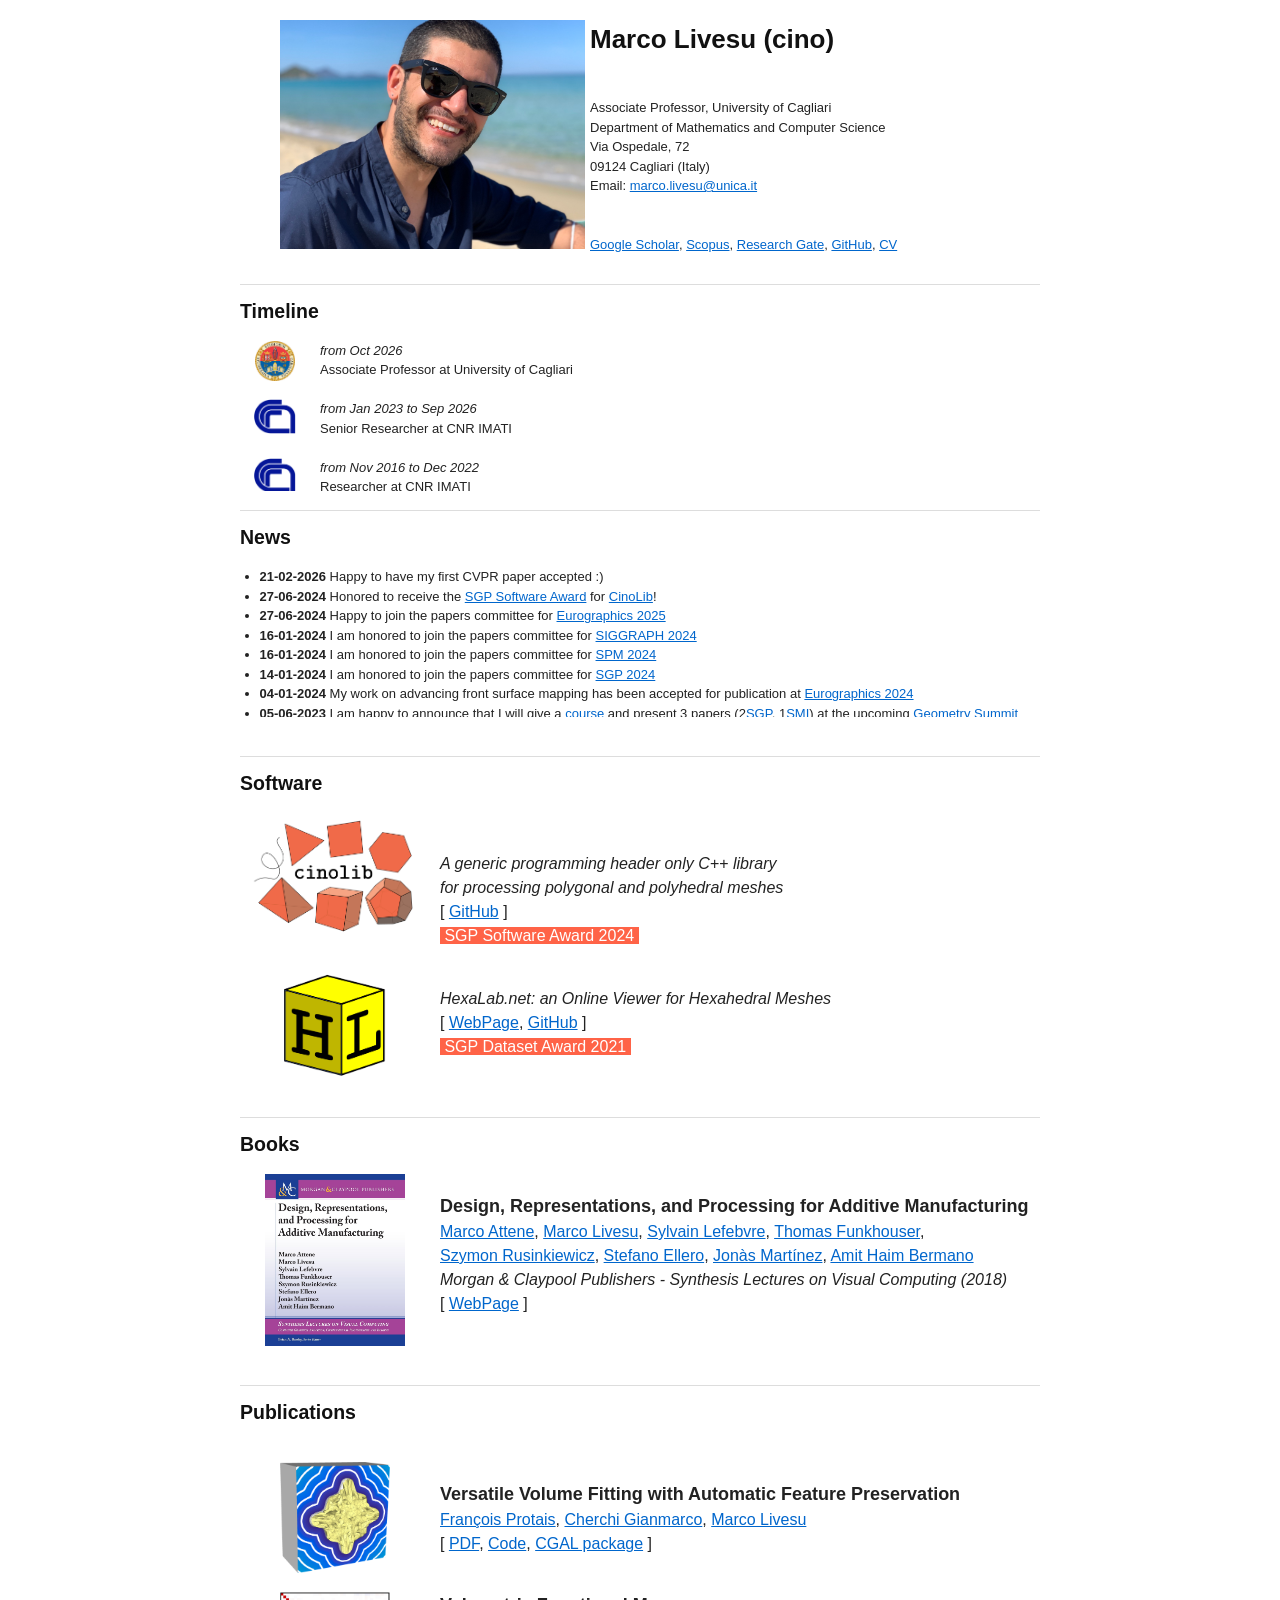
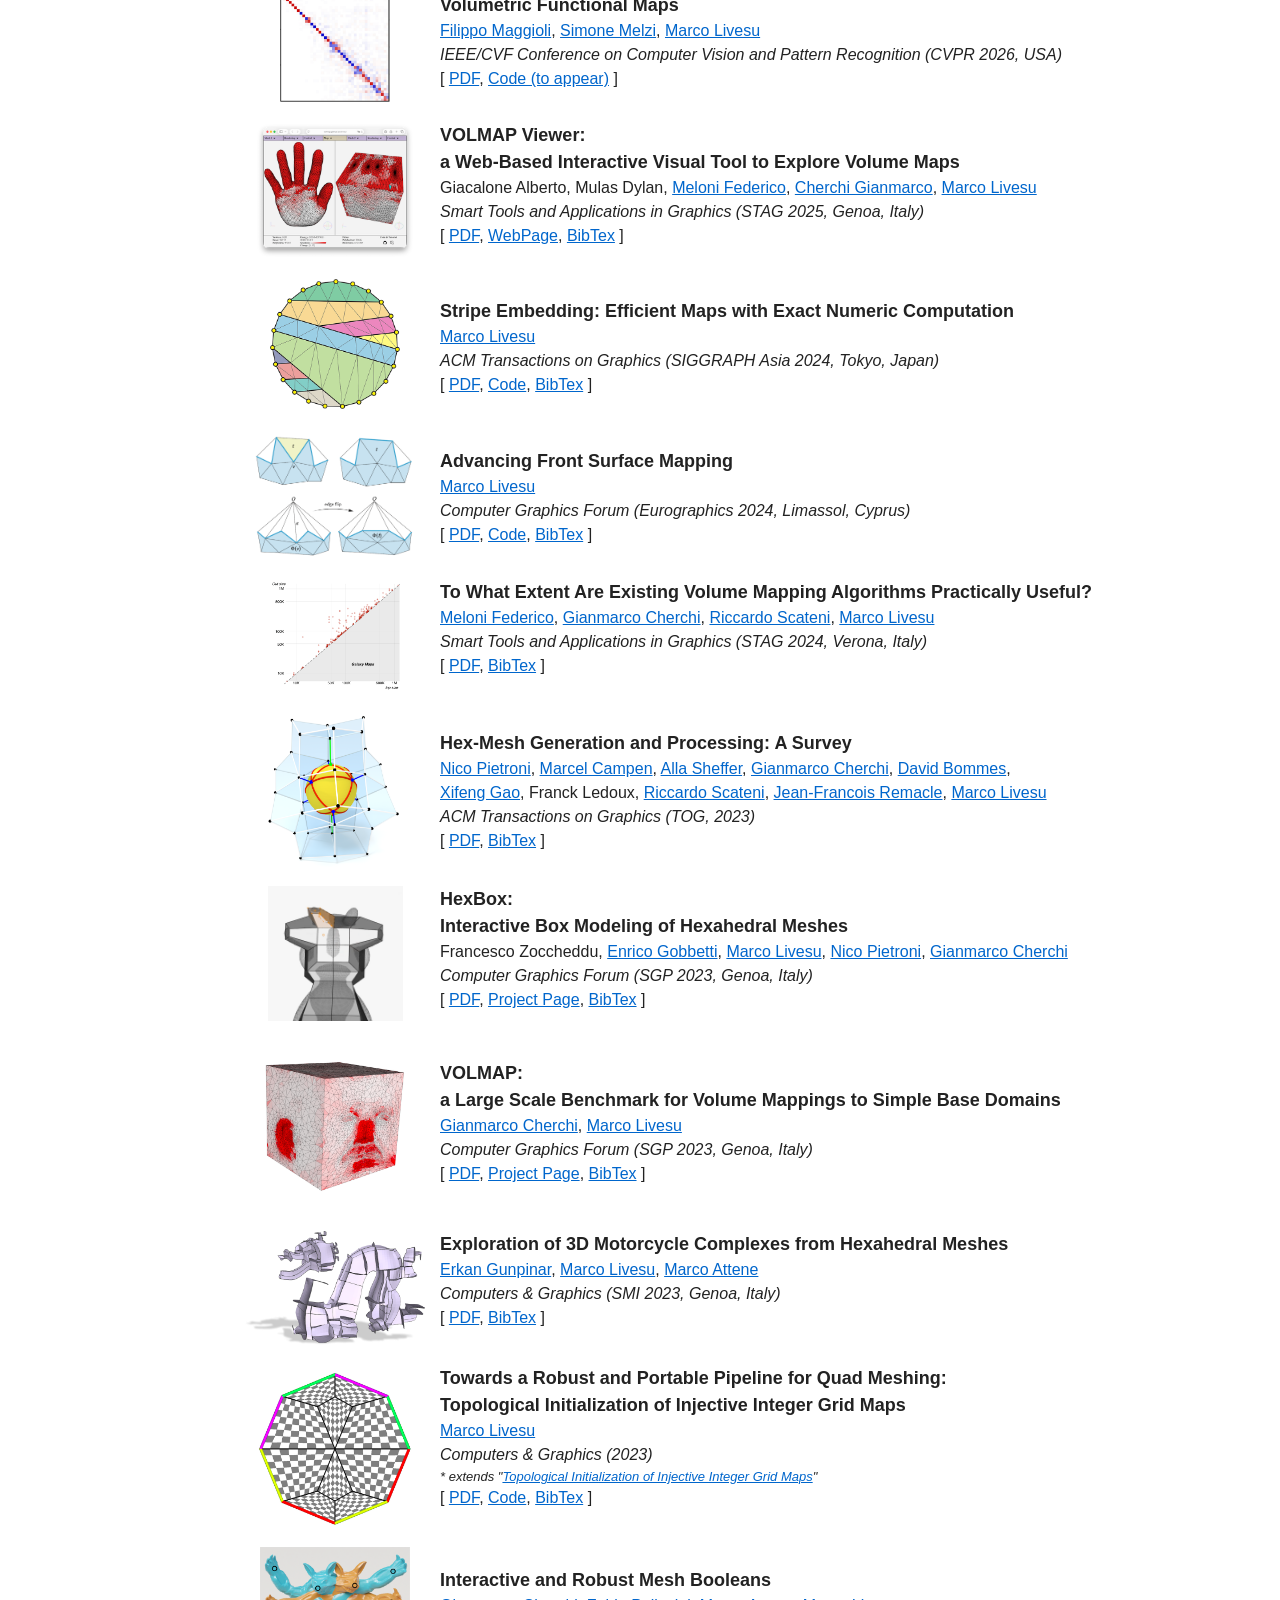
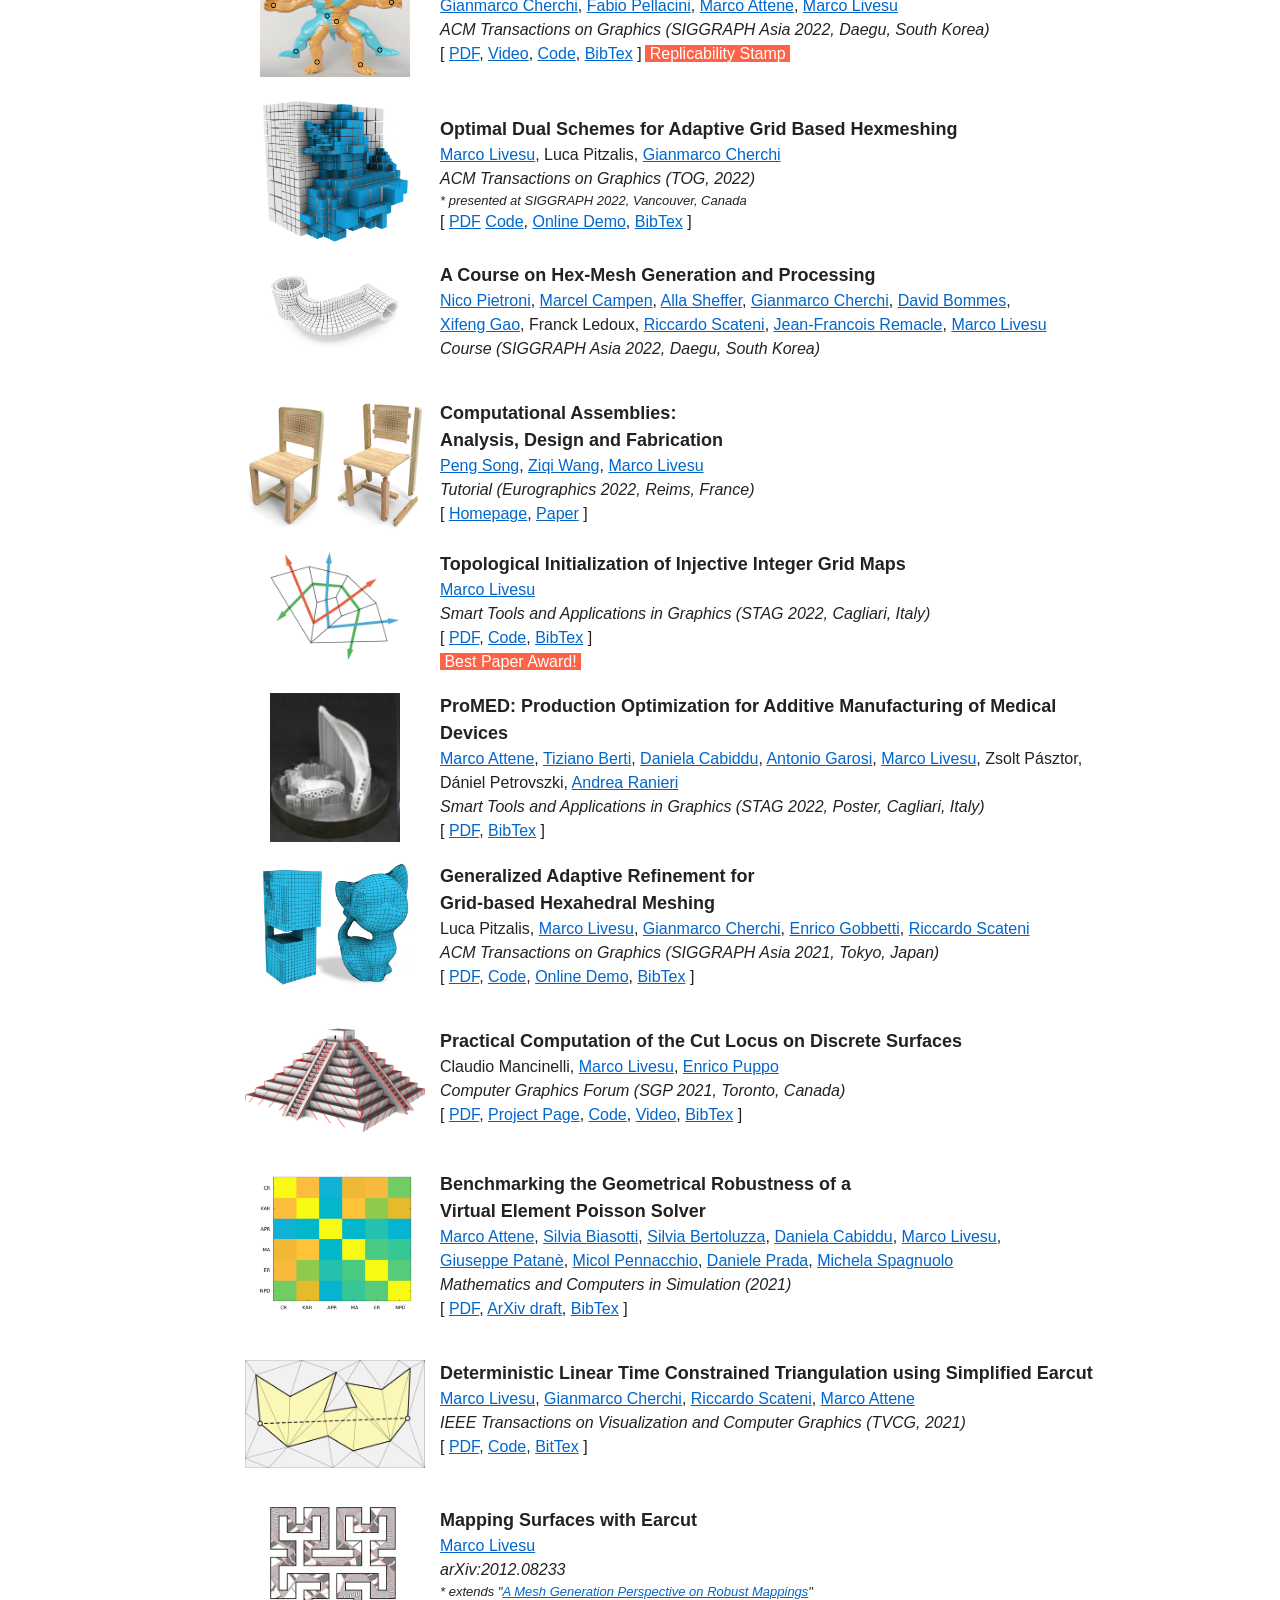
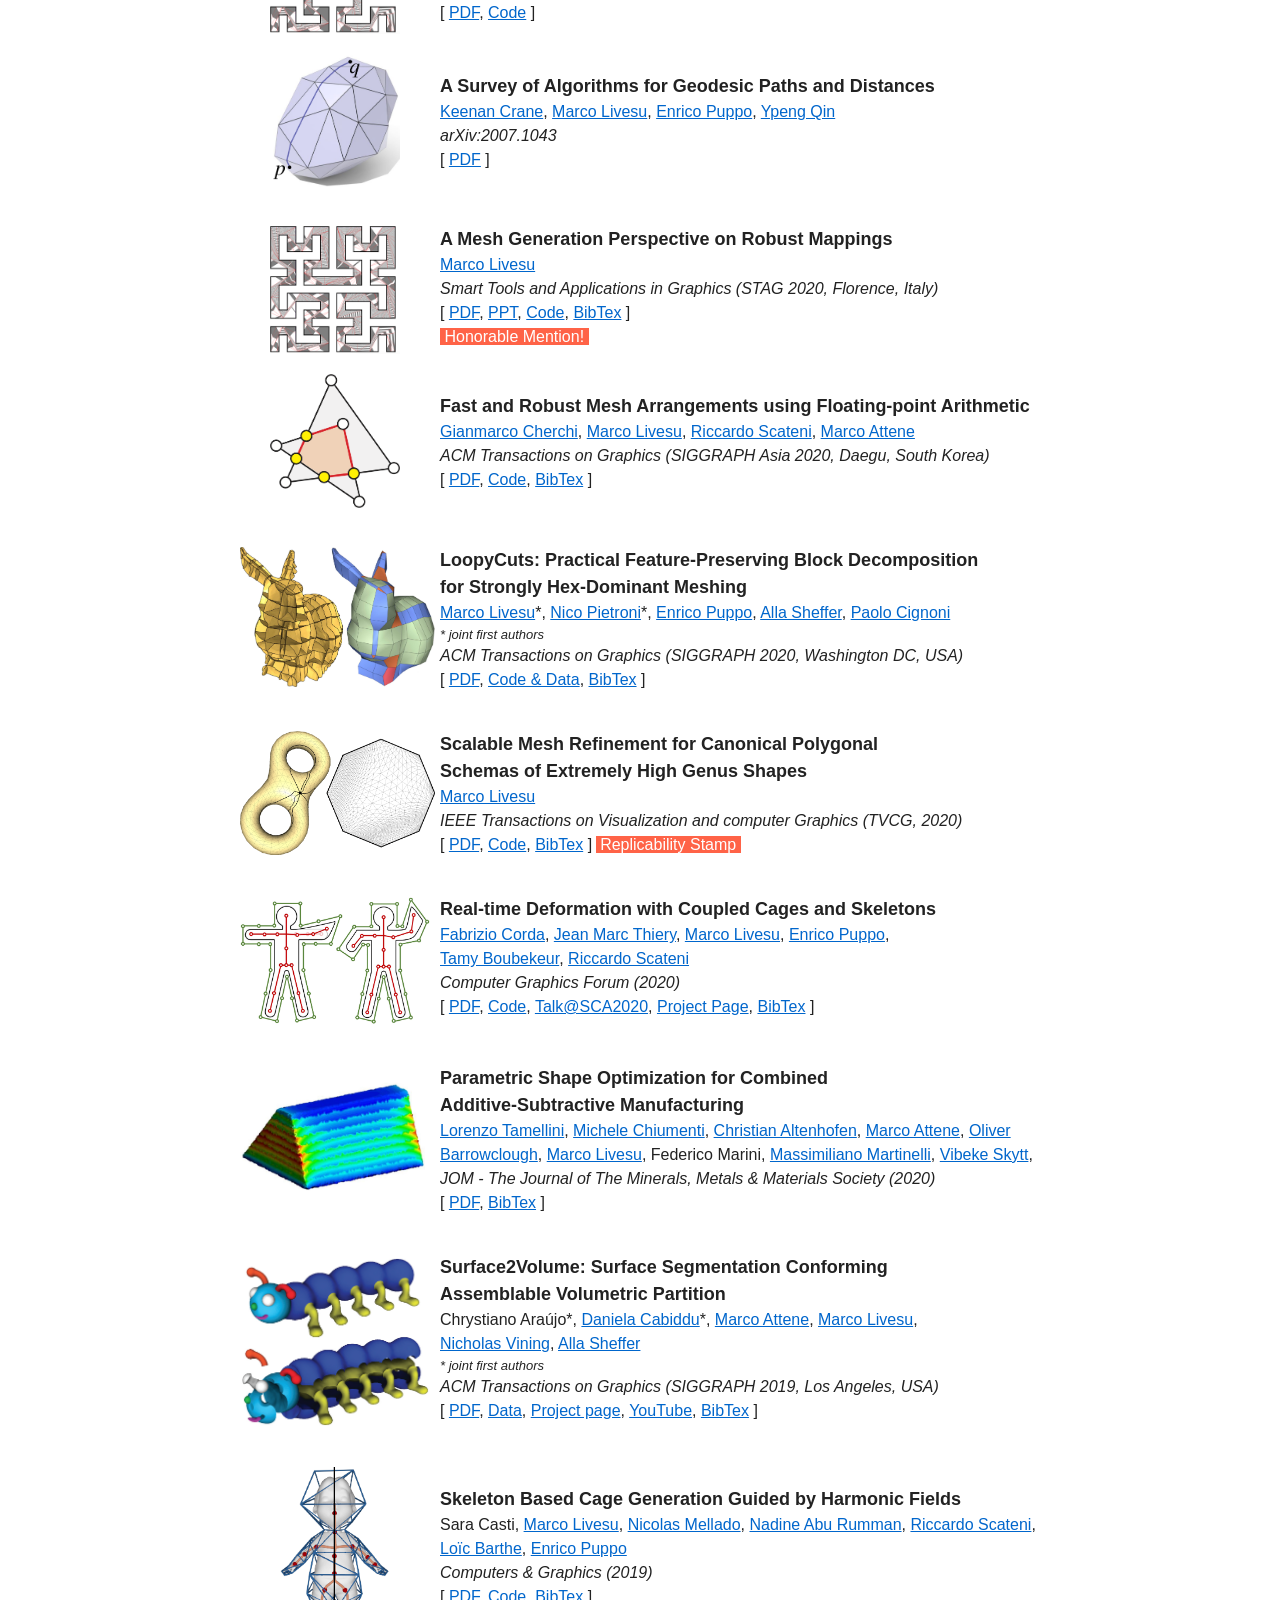
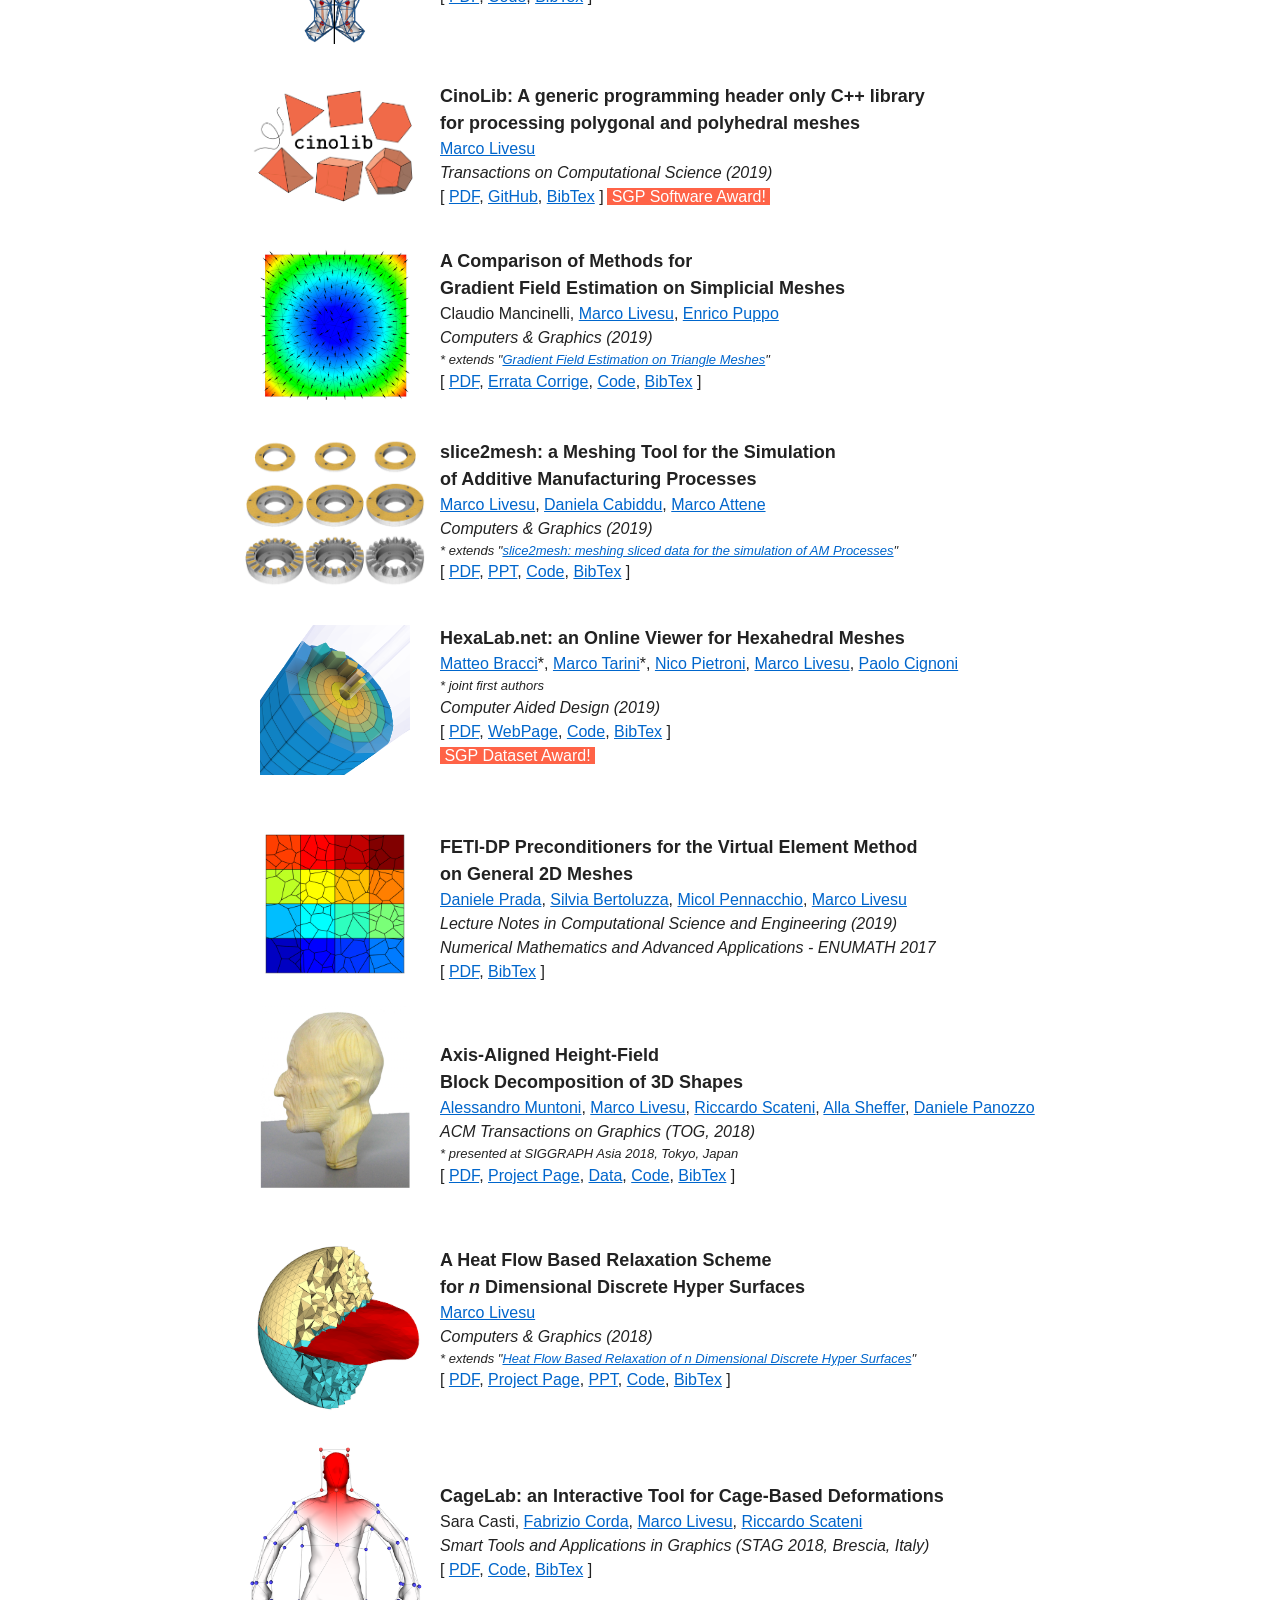
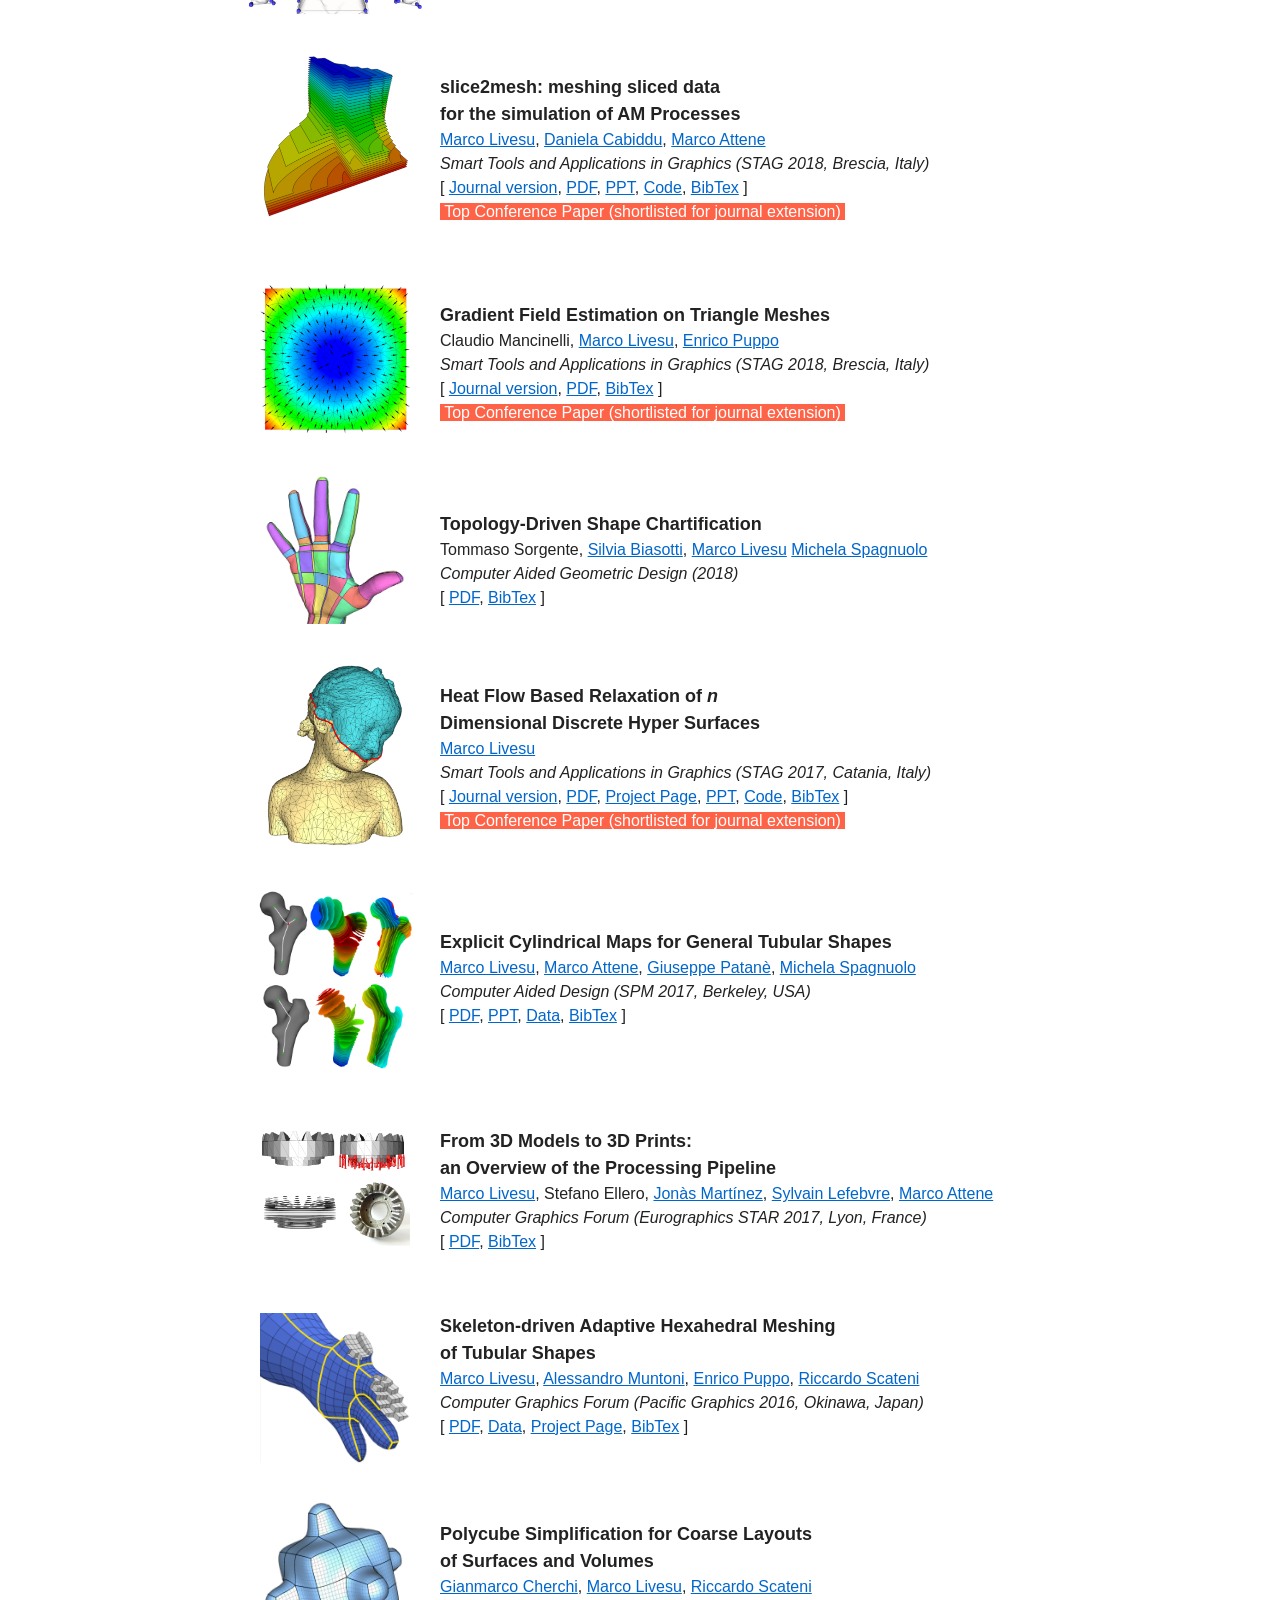
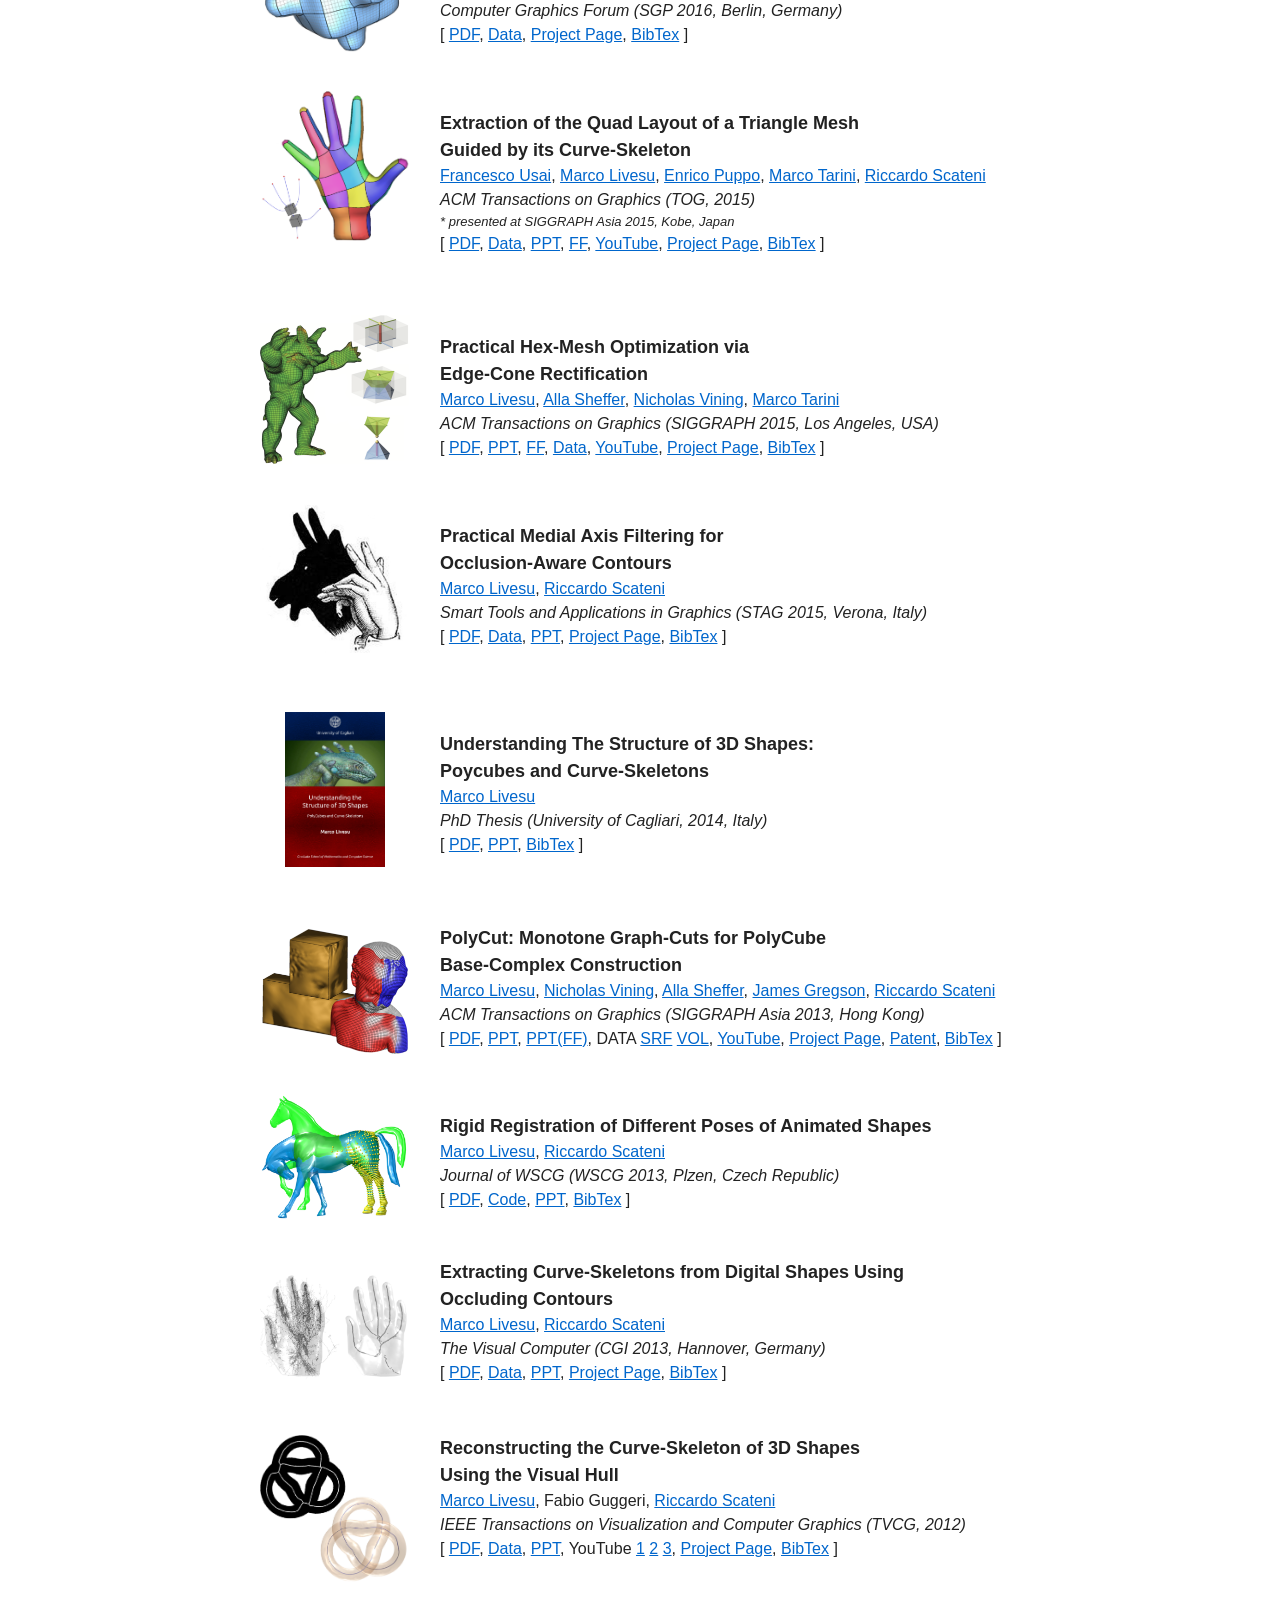
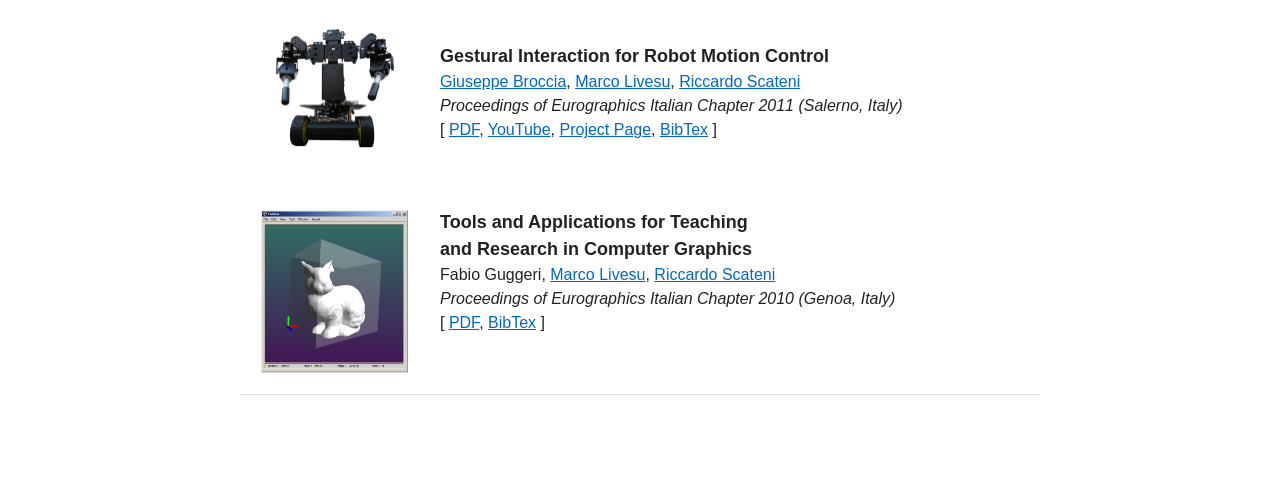
<file: index.html>
<html><head>
    <meta http-equiv="Content-Type" content="text/html; charset=UTF-8">
    <meta name="author" content="Marco Livesu"/>
    <meta name="author-url" content="https://mlivesu.github.io"/>

    <title>Marco Livesu</title>

    <link rel="stylesheet" href="screen.css" type="text/css" media="screen, projection">
    <link rel="stylesheet" href="print.css" type="text/css" media="print">
    <style>
        body{
            font-family: Helvetica, Arial;
            font-size: 13px;
        }
        body.container{
            width: 800px;
        }

        .scrollable_div {
          width: 800px;
          height: 150px;
          overflow-y: scroll;
          overflow-x:hidden;
        }
    </style>

</head>

<body class="container">
    <div class="span-7 prepend-1" style="margin: 20px 0px 15px 0px;">
        <img src="img/cino3.jpg" alt="cino" width="305px" style="float:left; border:1px solid light-gray;">
    </div>
    <div class="span-10 prepend-1 last" align="justify" style="margin: 20px 0px 10px 0px;">
      <h2><b>Marco Livesu (cino)</b></h2>
      <br> Associate Professor, University of Cagliari
      <br> Department of Mathematics and Computer Science
      <br> Via Ospedale, 72
      <br> 09124 Cagliari (Italy)
      <p>  Email: <a href="mailto:marco.livesu@unica.it">marco.livesu@unica.it</a>
      <br>
      <br>
      <br> <a href="https://scholar.google.it/citations?user=SQFYoXkAAAAJ&hl=en&oi=ao">Google Scholar</a>,
           <a href="https://www.scopus.com/authid/detail.uri?authorId=55359210500">Scopus</a>,
           <a href="https://www.researchgate.net/profile/Marco_Livesu">Research Gate</a>,
           <a href="https://github.com/mlivesu">GitHub</a>,
          <a href="marcolivesuCV.pdf">CV</a>
      </p>
    </div>

    <hr>
    <div class="span-26">
        <h3><b>Timeline</b></h3>
        <div class="scrollable_div">
            <div class="span-22 content">
                <div class="span-2" align="center"> <img src="img/unica.jpg" height="40"> </div>
                <div><font size="2"><i>from Oct 2026</i><br>
                      Associate Professor at University of Cagliari</font>
                </div></br>
                <div class="span-2" align="center"> <img src="img/cnr.gif" height="35"> </div>
                <div><font size="2"><i>from Jan 2023 to Sep 2026</i><br>
                      Senior Researcher at CNR IMATI</font>
                </div><br>
                <div class="span-2" align="center"> <img src="img/cnr.gif" height="35"> </div>
                <div><font size="2"><i>from Nov 2016 to Dec 2022</i><br>
                      Researcher at CNR IMATI</font>
                </div></br>
                <div class="span-2" align="center"> <img src="img/cnr.gif" height="35"> </div>
                <div><font size="2"><i>from Oct 2015 to Oct 2016</i><br>
                      Postdoctoral Fellow at CNR IMATI</font>
                </div></br>
                <div class="span-2" align="center"> <img src="img/unica.jpg" height="40"> </div>
                <div><font size="2"><i>from Mar 2015 to Sep 2015</i><br>
                      Researcher at University of Cagliari</font>
                </div></br>
                <div class="span-2" align="center"> <img src="img/unige.png" height="39"> </div>
                <div><font size="2"><i>from Feb 2015 to Aug 2015</i><br>
                      Visiting Researcher at University of Genoa</font>
                </div></br>
                <div class="span-2" align="center"> <img src="img/UBC.jpeg" height="39"> </div>
                <div><font size="2"><i>from Jun 2014 to Jan 2015</i><br>
                      Postdoctoral Fellow at University of British Columbia</font>
                </div></br>
                <div class="span-2" align="center"> <img src="img/UBC.jpeg" height="39"> </div>
                <div><font size="2"><i>from Sep 2012 to Apr 2013</i><br>
                      Visiting PhD at University of British Columbia</font>
                </div></br>
                <div class="span-2" align="center"> <img src="img/unica.jpg" height="40"> </div>
                <div><font size="2"><i>from Jan 2011 to May 2014</i><br>
                      PhD at University of Cagliari</font>
                </div></br>
            </div>
        </div>
      </div>
      <br>

      <hr>
      <div class="span-24">
          <h3><b>News</b></h3>
          <div class="scrollable_div" align="justify">
          <font size="2">
          <ul>
          <li><b>21-02-2026</b> Happy to have my first CVPR paper accepted :)</li>
          <li><b>27-06-2024</b> Honored to receive the <a href="http://awards.geometryprocessing.org">SGP Software Award</a> for <a href="https://github.com/mlivesu/cinolib">CinoLib</a>!</li>
          <li><b>27-06-2024</b> Happy to join the papers committee for <a href="https://eg25.cs.ucl.ac.uk/main/home.html">Eurographics 2025</a></li>
          <li><b>16-01-2024</b> I am honored to join the papers committee for <a href="https://s2024.siggraph.org">SIGGRAPH 2024</a></li>
          <li><b>16-01-2024</b> I am honored to join the papers committee for <a href="https://spmconf.github.io/SPM2024/">SPM 2024</a></li>
          <li><b>14-01-2024</b> I am honored to join the papers committee for <a href="https://sgp2024.github.io//">SGP 2024</a></li>
          <li><b>04-01-2024</b> My work on advancing front surface mapping has been accepted for publication at <a href="https://eg2024.cyens.org.cy">Eurographics 2024</a></li>
          <li><b>05-06-2023</b> I am happy to announce that I will give a <a href="https://sgp2023.github.io/program/#graduate-school">course</a> and present 3 papers (2<a href="https://sgp2023.github.io">SGP</a>, 1<a href="https://smiconf.github.io/2023/">SMI</a>) at the upcoming <a href="https://igs2023.imati.cnr.it">Geometry Summit</a></li>
          <li><b>03-08-2022</b> Our work on robust interactive mesh Booleans is conditionally accepted at SIGGRAPH Asia 2022!</li>
          <li><b>27-07-2022</b> I am honored to serve on the technical papers committee for SIGGRAPH 2023</li>
          <li><b>17-03-2022</b> On Mar 31st I will be talking about Fabrication-Aware Shape Decomposition at the <a href="https://computational-fabrication.org">Computational Fabrication Seminar</a></li>
          <li><b>10-02-2022</b> <a href="https://songpenghit.github.io">Peng Song</a>, <a href="https://kiki007.github.io">Ziqi Wang</a> and I will be giving a tutorial on Computational Assemblies at EG2022. Stay tuned!</li>
          <li><b>03-12-2021</b> On Dec 6th I will be giving a presentation on Grid-based Hexmeshing at the <a href="https://www.algohex.eu/frames2021/">FRAMES 2021</a> workshop</li>
          <li><b>21-10-2021</b> Our work on optimal dual schemes for adaptive hexahedral meshing has been accepted at TOG!</li>
          <li><b>16-07-2021</b> I have one paper conditionally accepted at SIGGRAPH Asia 2021!</li>
          <li><b>16-07-2021</b> We are honored to receive the <a href="http://awards.geometryprocessing.org">SGP Dataset Award</a> for our <a href="http://www.hexalab.net/">HexaLab</a> project!</li>
          <li><b>25-06-2021</b> Our work on the comptutation of the Cut Locus for discrete surfaces has been accepted for publication at SGP!</li>
          <li><b>28-03-2021</b> Our work on deterministic linear time constrained triangulation has been accepted for publication at IEEE TVCG!</li>
          <li><b>14-03-2021</b> I will serve on the papers committee for <a href="https://sgp2021.github.io">SGP 2021</a></li>
          <li><b>13-11-2020</b> Hey, my paper on robust 2D mappings has received a honorable mention at <a href="https://micc.unifi.it/stag2020/">STAG 2020</a>!</li>
          <li><b>21-10-2020</b> New paper accepted at <a href="https://micc.unifi.it/stag2020/">STAG 2020</a></li>
          <li><b>25-10-2020</b> I will serve on the short papers committee for <a href="https://conferences.eg.org/eg2021/">Eurographics 2021</a></li>
          <li><b>01-08-2020</b> I have one paper conditionally accepted at SIGGRAPH Asia 2020!</a></li>
          <li><b>28-05-2020</b> I will serve on the program committee for <a href="https://micc.unifi.it/stag2020/home-2/">STAG 2020</a></li>
          <li><b>28-05-2020</b> I will serve on the program committee for <a href="http://www.grapp.visigrapp.org">GRAPP 2021</a></li>
          <li><b>14-04-2020</b> I have one paper conditionally accepted at SIGGRAPH 2020! Details soon...</li>
          <li><b>14-04-2020</b> My work on mesh refinement for generating a canonical polygonal schema is conditionally accepted at IEEE TVCG!</li>
          <li><b>16-01-2020</b> I've also received the habilitation as Associate Professor in Information Elaboration Systems (09/H1)</li>
          <li><b>14-01-2020</b> I just received the habilitation as Associate Professor in Computer Science (01/B1)</li>
          <li><b>09-01-2020</b> Our work on real-time deformation with coupled cages and skeletons has been accepted for publication at <a href="https://onlinelibrary.wiley.com/journal/14678659">CGF</a></li>
          <li><b>04-11-2019</b> Our work on shape optimization for combined additive/subtractive manufacturing has been published at <a href="https://link.springer.com/article/10.1007/s11837-019-03886-x?wt_mc=Internal.Event.1.SEM.ArticleAuthorOnlineFirst&utm_source=ArticleAuthorOnlineFirst&utm_medium=email&utm_content=AA_en_06082018&ArticleAuthorOnlineFirst_20191101">JOM</a></li>
          <li><b>25-10-2019</b> I will be serving on the short papers committee for <a href="https://conferences.eg.org/egev20/">Eurographics 2020</a></li>
          <li><b>27-09-2019</b> Today I am giving a <a href="talks/2019_09_27_Generation_Visualization_and_Assessment_of_Hexahedral_Meshes_INRIA_Sophia_Antipolis.pptx">talk</a> about hexahedral mesh generation and visualization at INRIA, hosted by <a href="https://www-sop.inria.fr/members/Evelyne.Hubert/">Evelyne Hubert</a></li>
          <li><b>25-03-2019</b> The paper based upon <a href="https://github.com/maxicino/cinolib">CinoLib</a> has been accepted for publication in the Lecture Notes in Computer Science</li>
          <li><b>25-03-2019</b> Our work on assemblable volumetric partitioning for fabrication is conditionally accepted at SIGGRAPH 2019!</li>
          <li><b>25-03-2019</b> Our work on cage generation has been conditionally accepted for publication at Computers & Graphics</li>
          <li><b>21-03-2019</b> Our extended study on gradient fields has been accepted for publication at Computers & Graphics</li>
          <li><b>01-03-2019</b> Our extended work on <a href="https://github.com/mlivesu/slice2mesh">slice2mesh</a> has been accepted for publication at Computers & Graphics</li>
          <li><b>08-02-2019</b> From Feb 10 to Mar 02 I will be visiting Prof. <a href="https://cims.nyu.edu/gcl/daniele.html">Daniele Panozzo</a> and his group at NYU</li>
          <li><b>14-12-2018</b> The paper based upon our hexmesh visualization tool, <a href="http://www.hexalab.net">HexaLab</a>, has been officially accepted for publication at CAD</li>
          <li><b>15-11-2018</b> Tomorrow I'll be talking about process planning for 3D printing at University of Verona, hosted by <a href="http://www.andreagiachetti.it/andrea/">Prof. A.Giachetti</a></li>
          <li><b>12-09-2018</b> Our work on <a href="papers/MLSSP18/MLSSP18.html">height field decomposition</a> will be presented at <a href="https://sa2018.siggraph.org/en/">SIGGRAPH Asia 2018</a>, Tokyo (Japan)</li>
          <li><b>29-08-2018</b> I have three papers accepted for presentation at <a href="http://stag2018.unibs.it">STAG 2018</a></li>
          <li><b>16-07-2018</b> The submission deadline for <a href="http://stag2018.unibs.it">STAG 2018</a> is approaching. We are looking forward to receiving your submissions :-)</li>
          <li><b>16-07-2018</b> Our <a href="papers/SBLS18/SBLS18.pdf">paper</a> on topology driven shape chartification has been accepted for publication at CAGD</li>
          <li><b>26-06-2018</b> Our <a href="http://www.morganclaypoolpublishers.com/catalog_Orig/product_info.php?products_id=1266">book</a> on Design and Process Planning for Additive Manufacturing has been released</li>
          <li><b>18-06-2018</b> We publicly released <a href="http://www.hexalab.net">HexaLab</a>! A visualization tool for hexahedral meshes</li>
          <li><b>04-05-2018</b> Our paper on height field block decomposition has been accepted for publication at ACM TOG</li>
          <li><b>04-05-2018</b> I will serve on the program committee for <a href="http://www.grapp.visigrapp.org">GRAPP 2019</a></li>
          <li><b>04-04-2018</b> I am happy to announce that I joined the editorial board of the <a href="http://journals.plos.org/plosone/">PLOS One</a> journal</li>
          <li><b>04-04-2018</b> Our paper on topology driven shape chartification has been conditionally accepted for publication at CAGD</li>
          <li><b>25-03-2018</b> Next June I will be talking about shape decomposition for manufacturing in Arcachon, at <a href="https://cs2018.sciencesconf.org">Curves and Surfaces</a></li>
          <li><b>23-03-2018</b> Next October <a href="http://berndbickel.com">B.Bickel</a>, <a href="http://pellacini.di.uniroma1.it">F.Pellacini</a>, <a href="http://vcg.isti.cnr.it/~malomo/">L.Malomo</a>, <a href="https://sites.google.com/site/jonasmartinezbayona/">J.Martìnez</a> and I will be teaching AM at the <a href="http://egit-school2018.unibs.it">EGIT PhD School 2018</a></li>
          <li><b>23-03-2018</b> <a href="http://stag2018.unibs.it">STAG 2018</a> website is up and running. We are looking forward to receiving many submissions!</li>
          <li><b>25-01-2018</b> My joint work with IMATI Pavia on FETI-DP preconditioners for VEM has been conditionally accepted for publication</li>
          <li><b>09-01-2018</b> My extended work on discrete hyper surfaces relaxation has been accepted at the Computers & Graphics journal</li>
          <li><b>04-01-2018</b> I will serve as program chair for STAG 2018</li>
          <li><b>20-10-2017</b> My work on discrete hyper surfaces relaxation has been shortlisted for a journal extended version</li>
          <li><b>22-08-2017</b> My C++ library for processing polygonal and polyhedral meshes (<a href="https://github.com/maxicino/cinolib">CinoLib</a>) is now publicly available on GitHub</li>
          <li><b>22-08-2017</b> My paper on relaxing <i>n</i> dimensional discrete hyper surfaces has been accepted at <a href="http://iplab.dmi.unict.it/stag2017/">STAG 2017</a></li>
          <li><b>18-05-2017</b> I will serve on the program committee for <a href="http://iplab.dmi.unict.it/stag2017/">STAG 2017</a>. Call for papers is now open.</li>
          <li><b>28-04-2017</b> Our paper on solid cylindrical maps for tubular shapes has been accepted at <a href="https://s3pm.icsi.berkeley.edu/s3pm/spm.html">SPM 2017</a></li>
          <li><b>25-04-2017</b> I served as Guest Academic Editor for the <a href="http://journals.plos.org/plosone/">PLOS One</a> journal</li>
          <li><b>28-03-2017</b> I will serve on the program committee for <a href="http://www.grapp.visigrapp.org">GRAPP 2018</a></li>
          <li><b>28-03-2017</b> I will serve on the program committee for <a href="http://sibgrapi2017.ic.uff.br">SIBGRAPI 2017</a></li>
          <li><b>23-12-2016</b> Our survey on Process Planning for Additive Manufacturing has been conditionally accepted at <a href="http://liris.cnrs.fr/eg2017/index.php/star-program/#st2">EUROGRAPHICS 2017</a></li>
          </ul>
          </font>
        </div>
        <br><br>
      </div>
      <br>

      <hr>
      <h3><b>Software</b></h3>
      <div class="container">
        <div class="span-24 content">
          <div class="span-5" align="center"> <img src="img/cinolib.png" width="170"> </div>
          <div><br><br>
            <font size="3"><i>A generic programming header only C++ library<br>for processing polygonal and polyhedral meshes</i></font><br>
            <font size="3">[
              <a href="https://github.com/maxicino/cinolib">GitHub</a>
            ]</font>
          </div>
          <font size="3" style="background-color:Tomato; color:white;">&nbsp;SGP Software Award 2024&nbsp;</font>
        </div>
      </div>
      <br>

      <div class="container">
        <div class="span-24 content">
          <div class="span-5" align="center"> <img src="img/hexalab.png" width="110"> </div>
          <div><br>
            <font size="3"><i>HexaLab.net: an Online Viewer for Hexahedral Meshes</i></font><br>
            <font size="3">[
              <a href="http://www.hexalab.net">WebPage</a>,
              <a href="https://github.com/cnr-isti-vclab/HexaLab">GitHub</a>
            ]</font>
          </div>
          <font size="3" style="background-color:Tomato; color:white;">&nbsp;SGP Dataset Award 2021&nbsp;</font>
        </div>
      </div>
      <br><br>

      <hr>
      <h3><b>Books</b></h3>
      <div class="container">
        <div class="span-22 content">
          <div class="span-5" align="center"> <img src="papers/ALLFREMB18/ALLFREMB18.jpg" width="140"> </div>
          <br>
          <div>
            <font size="4"><b>Design, Representations, and Processing for Additive Manufacturing</b><br></font>
            <font size="3">
              <a href="http://pers.ge.imati.cnr.it/attene/PersonalPage/attene.html">Marco Attene</a>,
              <a href="http://pers.ge.imati.cnr.it/livesu/">Marco Livesu</a>,
              <a href="http://www.antexel.com/sylefeb/research">Sylvain Lefebvre</a>,
              <a href="https://www.cs.princeton.edu/~funk/">Thomas Funkhouser</a>,<br>
              <a href="https://www.cs.princeton.edu/~smr/">Szymon Rusinkiewicz</a>,
              <a href="https://www.linkedin.com/in/stefanoellero/">Stefano Ellero</a>,
              <a href="https://sites.google.com/site/jonasmartinezbayona/">Jonàs Martínez</a>,
              <a href="https://www.cs.princeton.edu/~abermano/">Amit Haim Bermano</a><br>
            </font>
            <font size="3"><i>Morgan & Claypool Publishers - Synthesis Lectures on Visual Computing (2018)</i></font><br>
            <font size="3">[
              <a href="https://www.morganclaypool.com/doi/10.2200/S00847ED1V01Y201804VCP031">WebPage</a>
            ]</font>
          </div>
        </div>
      </div>
      <br>
      <br>

      <hr>
      <h3><b>Publications</b></h3>
      <br>


<div id="MLM25" class="container">
  <div class="span-22 content">
    <div class="span-5" align="center"> <img src="papers/PCL26/PCL26.png" width="110"> </div>
    <div><br>
      <font size="4"><b>Versatile Volume Fitting with Automatic Feature Preservation</b><br></font>
      <font size="3">
        <a href="https://fprotais.github.io">François Protais</a>,
        <a href="https://www.gianmarcocherchi.com">Cherchi Gianmarco</a>,
        <a href="http://pers.ge.imati.cnr.it/livesu/">Marco Livesu</a><br>
      </font>
      <font size="3">[
        <a href="https://inria.hal.science/hal-05574616v1">PDF</a>,
        <a href="https://github.com/fprotais/Mesh_optimization">Code</a>,
        <a href="https://cgal.geometryfactory.com/CGAL/doc/main/Mesh_smoothing_3/index.html#Chapter_3D_Mesh_smoothing">CGAL package</a>
      ]</font><br>
    </div>
  </div>
</div>
<br>


<div id="MLM25" class="container">
  <div class="span-22 content">
    <div class="span-5" align="center"> <img src="papers/MLM25/MLM25.png" width="110"> </div>
    <div>
      <font size="4"><b>Volumetric Functional Maps</b><br></font>
      <font size="3">
        <a href="https://www.filippomaggioli.com">Filippo Maggioli</a>,
        <a href="https://sites.google.com/site/melzismn">Simone Melzi</a>,
        <a href="http://pers.ge.imati.cnr.it/livesu/">Marco Livesu</a><br>
      </font>
      <font size="3"><i>IEEE/CVF Conference on Computer Vision and Pattern Recognition (CVPR 2026, USA)</i></font><br>
      <font size="3">[
        <a href="https://arxiv.org/pdf/2506.13212">PDF</a>,
        <a href="">Code (to appear)</a>
      ]</font><br>
    </div>
  </div>
</div>
<br>


<div id="GMMCL25" class="container">
  <div class="span-22 content">
    <div class="span-5" align="center"> <img src="papers/GMMCL25/GMMCL25.png" width="160"> </div>
    <div>
      <font size="4"><b>VOLMAP Viewer:<br>a Web-Based Interactive Visual Tool to Explore Volume Maps</b><br></font>
      <font size="3">
        Giacalone Alberto,
        Mulas Dylan,
        <a href="https://federicheddu.github.io">Meloni Federico</a>,
        <a href="https://www.gianmarcocherchi.com">Cherchi Gianmarco</a>,
        <a href="http://pers.ge.imati.cnr.it/livesu/">Marco Livesu</a><br>
      </font>
          <font size="3"><i>Smart Tools and Applications in Graphics (STAG 2025, Genoa, Italy)</i></font><br>
          <font size="3">[
            <a href="papers/GMMCL25/GMMCL25.pdf">PDF</a>,
            <a href="https://volmap.github.io/viewer/">WebPage</a>,
            <a href="papers/GMMCL25/GMMCL25.txt">BibTex</a>
          ]</font><br>
    </div>
  </div>
</div>
<br>

    <div id="Liv24b" class="container">
      <div class="span-22 content">
        <div class="span-5" align="center"> <img src="papers/Liv24b/Liv24b.png" width="130"> </div>
        <div><br>
          <font size="4"><b>Stripe Embedding: Efficient Maps with Exact Numeric Computation</b><br></font>
          <font size="3">
            <a href="http://pers.ge.imati.cnr.it/livesu/">Marco Livesu</a><br>
          </font>
          <font size="3"><i>ACM Transactions on Graphics (SIGGRAPH Asia 2024, Tokyo, Japan)</i></font><br>
          <font size="3">[
            <a href="papers/Liv24b/Liv24b.pdf">PDF</a>,
            <a href="https://github.com/mlivesu/cinolib/blob/master/include/cinolib/stripe_embedding/stripe_embedding.h">Code</a>,
            <a href="papers/Liv24b/Liv24b.txt">BibTex</a>
          ]</font><br>
        </div>
      </div>
    </div>
    <br>

    <div id="Liv24" class="container">
      <div class="span-22 content">
        <div class="span-5" align="center"> <img src="papers/Liv24/Liv24.png" width="160"> </div>
        <div><br>
          <font size="4"><b>Advancing Front Surface Mapping</b><br></font>
          <font size="3">
            <a href="http://pers.ge.imati.cnr.it/livesu/">Marco Livesu</a><br>
          </font>
          <font size="3"><i>Computer Graphics Forum (Eurographics 2024, Limassol, Cyprus)</i></font><br>
          <font size="3">[
            <a href="papers/Liv24/Liv24.pdf">PDF</a>,
            <a href="https://github.com/mlivesu/cinolib/blob/master/include/cinolib/AFM/AFM.h">Code</a>,
            <a href="papers/Liv24/Liv24.txt">BibTex</a>
          ]</font><br>
        </div>
      </div>
    </div>
    <br>

    <div id="Liv24b" class="container">
      <div class="span-22 content">
        <div class="span-5" align="center"> <img src="papers/MCSL24/MCSL24.png" width="130"> </div>
        <div>
          <font size="4"><b>To What Extent Are Existing Volume Mapping Algorithms Practically Useful?</b><br></font>
          <font size="3">
            <a href="https://federicheddu.github.io">Meloni Federico</a>,
            <a href="http://www.gianmarcocherchi.com">Gianmarco Cherchi</a>,
            <a href="http://people.unica.it/riccardoscateni/">Riccardo Scateni</a>,
            <a href="http://pers.ge.imati.cnr.it/livesu/">Marco Livesu</a><br>
          </font>
          <font size="3"><i>Smart Tools and Applications in Graphics (STAG 2024, Verona, Italy)</i></font><br>
          <font size="3">[
            <a href="papers/MCSL24/MCSL24.pdf">PDF</a>,
            <a href="papers/MCSL24/MCSL24.txt">BibTex</a>
          ]</font><br>
        </div>
      </div>
    </div>
    <br>

      <div id="PCSCBGLSRL22" class="container">
        <div class="span-22 content">
          <div class="span-5" align="center"> <img src="papers/PCSCBGLSRL22/PCSCBGLSRL22.png" width="140"> </div>
          <div><br>
            <font size="4"><b>Hex-Mesh Generation and Processing: A Survey</b><br></font>
            <font size="3">
              <a href="https://www.nicopietroni.com">Nico Pietroni</a>,
              <a href="http://graphics.cs.uos.de">Marcel Campen</a>,
              <a href="https://www.cs.ubc.ca/~sheffa/">Alla Sheffer</a>,
              <a href="http://www.gianmarcocherchi.com">Gianmarco Cherchi</a>,
              <a href="https://cgg.unibe.ch">David Bommes</a>,<br>
              <a href="https://gaoxifeng.github.io">Xifeng Gao</a>,
              Franck Ledoux,
              <a href="http://people.unica.it/riccardoscateni/">Riccardo Scateni</a>,
              <a href="https://perso.uclouvain.be/jean-francois.remacle/">Jean-Francois Remacle</a>,
              <a href="http://pers.ge.imati.cnr.it/livesu/">Marco Livesu</a><br>
            </font>
            <font size="3"><i>ACM Transactions on Graphics (TOG, 2023)</i></font><br>
            <font size="3">[
              <a href="https://dl.acm.org/doi/pdf/10.1145/3554920">PDF</a>,
              <a href="papers/PCSCBGLSRL22/PCSCBGLSRL22.txt">BibTex</a>
            ]</font><br>
          </div>
        </div>
      </div>
      <br>

    <div id="ZGLPC23" class="container">
      <div class="span-22 content">
        <div class="span-5" align="center"> <img src="papers/ZGLPC23/ZGLPC23.png" width="135"> </div>
        <div>
          <font size="4"><b>HexBox:<br>Interactive Box Modeling of Hexahedral Meshes</b><br></font>
          <font size="3">
            Francesco Zoccheddu,
            <a href="https://www.crs4.it/it/peopledetails/8/enrico-gobbetti/">Enrico Gobbetti</a>,
            <a href="http://pers.ge.imati.cnr.it/livesu/">Marco Livesu</a>,
            <a href="https://www.nicopietroni.com">Nico Pietroni</a>,
            <a href="http://www.gianmarcocherchi.com">Gianmarco Cherchi</a><br>
          </font>
          <font size="3"><i>Computer Graphics Forum (SGP 2023, Genoa, Italy)</i></font><br>
          <font size="3">[
            <a href="papers/ZGLPC23/ZGLPC23.pdf">PDF</a>,
            <a href="https://github.com/cg3hci/HexBox">Project Page</a>,
            <a href="papers/ZGLPC23/ZGLPC23.txt">BibTex</a>
          ]</font><br>
        </div>
      </div>
    </div>
    <br><br>

    <div id="CL23" class="container">
      <div class="span-22 content">
        <div class="span-5" align="center"> <img src="papers/CL23/CL23.png" width="140"> </div>
        <div>
          <font size="4"><b>VOLMAP:<br>a Large Scale Benchmark for Volume Mappings to Simple Base Domains</b><br></font>
          <font size="3">
            <a href="http://www.gianmarcocherchi.com">Gianmarco Cherchi</a>,
            <a href="http://pers.ge.imati.cnr.it/livesu/">Marco Livesu</a><br>
          </font>
          <font size="3"><i>Computer Graphics Forum (SGP 2023, Genoa, Italy)</i></font><br>
          <font size="3">[
            <a href="papers/CL23/CL23.pdf">PDF</a>,
            <a href="https://volmap.github.io">Project Page</a>,
            <a href="papers/CL23/CL23.txt">BibTex</a>
          ]</font><br>
        </div>
      </div>
    </div>
    <br><br>

    <div id="GLA23" class="container">
      <div class="span-22 content">
        <div class="span-5" align="center"> <img src="papers/GLA23/GLA23.png" width="180"> </div>
        <div>
          <font size="4"><b>Exploration of 3D Motorcycle Complexes from Hexahedral Meshes</b><br></font>
          <font size="3">
            <a href="https://akademi.itu.edu.tr/en/gunpinar/">Erkan Gunpinar</a>,
            <a href="http://pers.ge.imati.cnr.it/livesu/">Marco Livesu</a>,
            <a href="http://pers.ge.imati.cnr.it/attene/PersonalPage/attene.html">Marco Attene</a><br>
          </font>
          <font size="3"><i>Computers & Graphics (SMI 2023, Genoa, Italy)</i></font><br>
          <font size="3">[
            <a href="papers/GLA23/GLA23.pdf">PDF</a>,
            <a href="papers/GLA23/GLA23.txt">BibTex</a>
          ]</font><br>
        </div>
      </div>
    </div>
    <br>

      <div id="Liv23" class="container">
        <div class="span-22 content">
          <div class="span-5" align="center"> <img src="papers/Liv23/Liv23.png" width="160"> </div>
          <div>
            <font size="4"><b>Towards a Robust and Portable Pipeline for Quad Meshing:<br>Topological Initialization of Injective Integer Grid Maps</b><br></font>
            <font size="3">
              <a href="http://pers.ge.imati.cnr.it/livesu/">Marco Livesu</a><br>
            </font>
            <font size="3"><i>Computers & Graphics (2023)</i></font><br>
            <font size="2"><i>* extends "<a href="#Liv22">Topological Initialization of Injective Integer Grid Maps</a>"</i></font><br>
            <font size="3">[
              <a href="papers/Liv23/Liv23.pdf">PDF</a>,
              <a href="https://github.com/mlivesu/topological_IGM">Code</a>,
              <a href="papers/Liv23/Liv23.txt">BibTex</a>
            ]</font><br>
          </div>
        </div>
      </div>
      <br>

      <div id="CPAL22" class="container">
        <div class="span-22 content">
          <div class="span-5" align="center"> <img src="papers/CPAL22/CPAL22.png" width="150"> </div>
          <div><br>
            <font size="4"><b>Interactive and Robust Mesh Booleans</b><br></font>
            <font size="3">
              <a href="http://www.gianmarcocherchi.com">Gianmarco Cherchi</a>,
              <a href="https://pellacini.di.uniroma1.it">Fabio Pellacini</a>,
              <a href="http://pers.ge.imati.cnr.it/attene/PersonalPage/attene.html">Marco Attene</a>,
              <a href="http://pers.ge.imati.cnr.it/livesu/">Marco Livesu</a><br>
            </font>
            <font size="3"><i>ACM Transactions on Graphics (SIGGRAPH Asia 2022, Daegu, South Korea)</i></font><br>
            <font size="3">[
              <a href="papers/CPAL22/CPAL22.pdf">PDF</a>,
              <a href="https://www.youtube.com/watch?v=9fo7ApTrXdw">Video</a>,
              <a href="https://github.com/gcherchi/InteractiveAndRobustMeshBooleans">Code</a>,
              <a href="papers/CPAL22/CPAL22.txt">BibTex</a>
            ]</font>
            <font size="3" style="background-color:Tomato; color:white;">&nbsp;Replicability Stamp&nbsp;</font>
            <br>
          </div>
        </div>
      </div>
      <br>

      <div id="Liv20b" class="container">
        <div class="span-22 content">
          <div class="span-5" align="center"> <img src="papers/LPC21/LPC21.png" width="150"> </div>
          <div><br>
            <font size="4"><b>Optimal Dual Schemes for Adaptive Grid Based Hexmeshing</b><br></font>
            <font size="3">
              <a href="http://pers.ge.imati.cnr.it/livesu/">Marco Livesu</a>,
              Luca Pitzalis</a>,
              <a href="http://www.gianmarcocherchi.com">Gianmarco Cherchi</a><br>
            </font>
            <font size="3"><i>ACM Transactions on Graphics (TOG, 2022)</i></font><br>
            <font size="2"><i>* presented at SIGGRAPH 2022, Vancouver, Canada</i></font><br>
            <font size="3">[
              <a href="papers/LPC21/LPC21.pdf">PDF</a>
              <a href="https://github.com/mlivesu/cinolib/blob/master/include/cinolib/hex_transition_schemes.h">Code</a>,
              <a href="http://90.147.146.248">Online Demo</a>,
              <a href="papers/LPC21/LPC21.txt">BibTex</a>
            ]</font><br>
          </div>
        </div>
      </div>
      <br>

      <div id="PCSCBGLSRL22_course" class="container">
        <div class="span-22 content">
          <div class="span-5" align="center"> <img src="papers/PCSCBGLSRL22/PCSCBGLSRL22_course.png" width="140"> </div>
          <div>
            <font size="4"><b>A Course on Hex-Mesh Generation and Processing</b><br></font>
            <font size="3">
              <a href="https://www.nicopietroni.com">Nico Pietroni</a>,
              <a href="http://graphics.cs.uos.de">Marcel Campen</a>,
              <a href="https://www.cs.ubc.ca/~sheffa/">Alla Sheffer</a>,
              <a href="http://www.gianmarcocherchi.com">Gianmarco Cherchi</a>,
              <a href="https://cgg.unibe.ch">David Bommes</a>,<br>
              <a href="https://gaoxifeng.github.io">Xifeng Gao</a>,
              Franck Ledoux,
              <a href="http://people.unica.it/riccardoscateni/">Riccardo Scateni</a>,
              <a href="https://perso.uclouvain.be/jean-francois.remacle/">Jean-Francois Remacle</a>,
              <a href="http://pers.ge.imati.cnr.it/livesu/">Marco Livesu</a><br>
            </font>
            <font size="3"><i>Course (SIGGRAPH Asia 2022, Daegu, South Korea)</i></font><br>
          </div>
        </div>
      </div>
      <br><br>

      <div id="SWL22" class="container">
        <div class="span-22 content">
          <div class="span-5" align="center"> <img src="papers/SWL22/SWL22.png" width="190"> </div>
          <div>
            <font size="4"><b>Computational Assemblies:<br>Analysis, Design and Fabrication</b><br></font>
            <font size="3">
              <a href="https://songpenghit.github.io">Peng Song</a>,
              <a href="https://kiki007.github.io">Ziqi Wang</a>,
              <a href="http://pers.ge.imati.cnr.it/livesu/">Marco Livesu</a><br>
            </font>
            <font size="3"><i>Tutorial (Eurographics 2022, Reims, France)</i></font><br>
            <font size="3">[
              <a href="https://sutd-cgl.github.io/supp/Publication/projects/2022-EG-AssemblyTutorial/index.html">Homepage</a>,
              <a href="https://sutd-cgl.github.io/supp/Publication/papers/2022-EG-AssemblyTutorial.pdf">Paper</a>
            ]</font><br>
          </div>
        </div>
      </div>
      <br>

      <div id="Liv22" class="container">
        <div class="span-22 content">
          <div class="span-5" align="center"> <img src="papers/Liv22/Liv22.png" width="130"> </div>
          <div>
            <font size="4"><b>Topological Initialization of Injective Integer Grid Maps</b><br></font>
            <font size="3">
              <a href="http://pers.ge.imati.cnr.it/livesu/">Marco Livesu</a><br>
            </font>
            <font size="3"><i>Smart Tools and Applications in Graphics (STAG 2022, Cagliari, Italy)</i></font><br>
            <font size="3">[
              <a href="papers/Liv22/Liv22.pdf">PDF</a>,
              <a href="https://github.com/mlivesu/topological_IGM">Code</a>,
              <a href="papers/Liv22/Liv22.txt">BibTex</a>
            ]</font><br>
            <font size="3" style="background-color:Tomato; color:white;">&nbsp;Best Paper Award!&nbsp;</font>
          </div>
        </div>
      </div>
      <br>

      <div id="Liv22" class="container">
        <div class="span-22 content">
          <div class="span-5" align="center"> <img src="papers/ABCGLPPR22/ABCGLPPR22.png" width="130"> </div>
          <div>
            <font size="4"><b>ProMED: Production Optimization for Additive Manufacturing of Medical Devices</b><br></font>
            <font size="3">
              <a href="http://pers.ge.imati.cnr.it/attene/PersonalPage/attene.html">Marco Attene</a>,
              <a href="https://www.fablabs.io/users/tizianoberti">Tiziano Berti</a>,
              <a href="http://www.imati.cnr.it/index.php/people/8-curricula/119-daniela-cabiddu">Daniela Cabiddu</a>,
              <a href="https://www.fablabs.io/users/antonio-garosi">Antonio Garosi</a>,
              <a href="http://pers.ge.imati.cnr.it/livesu/">Marco Livesu</a>,
              Zsolt Pásztor,
              Dániel Petrovszki,
              <a href="http://arm.mi.imati.cnr.it/imati/mypage.php?idk=PG-16">Andrea Ranieri</a><br>
            </font>
            <font size="3"><i>Smart Tools and Applications in Graphics (STAG 2022, Poster, Cagliari, Italy)</i></font><br>
            <font size="3">[
              <a href="papers/ABCGLPPR22/ABCGLPPR22.pdf">PDF</a>,
              <a href="papers/ABCGLPPR22/ABCGLPPR22.txt">BibTex</a>
            ]</font><br>
          </div>
        </div>
      </div>
      <br>

      <div id="PLCGS21" class="container">
        <div class="span-22 content">
          <div class="span-5" align="center"> <img src="papers/PLCGS21/PLCGS21.png" width="150"> </div>
          <div>
            <font size="4"><b>Generalized Adaptive Refinement for<br>Grid-based Hexahedral Meshing</b><br></font>
            <font size="3">
              Luca Pitzalis,
              <a href="http://pers.ge.imati.cnr.it/livesu/">Marco Livesu</a>,
              <a href="http://www.gianmarcocherchi.com">Gianmarco Cherchi</a>,
              <a href="https://www.crs4.it/it/peopledetails/8/enrico-gobbetti/">Enrico Gobbetti</a>,
              <a href="http://people.unica.it/riccardoscateni/">Riccardo Scateni</a><br>
            </font>
            <font size="3"><i>ACM Transactions on Graphics (SIGGRAPH Asia 2021, Tokyo, Japan)</i></font><br>
            <font size="3">[
              <a href="papers/PLCGS21/PLCGS21.pdf">PDF</a>,
              <a href="https://github.com/cg3hci/Gen-Adapt-Ref-for-Hexmeshing">Code</a>,
              <a href="http://90.147.146.248">Online Demo</a>,
              <a href="papers/PLCGS21/PLCGS21.txt">BibTex</a>
            ]</font><br>
          </div>
        </div>
      </div>
      <br>
      <br>

      <div id="Liv20b" class="container">
        <div class="span-22 content">
          <div class="span-5" align="center"> <img src="papers/MLP21/MLP21.png" width="180"> </div>
          <div>
            <font size="4"><b>Practical Computation of the Cut Locus on Discrete Surfaces</b><br></font>
            <font size="3">
              Claudio Mancinelli,
              <a href="http://pers.ge.imati.cnr.it/livesu/">Marco Livesu</a>,
              <a href="http://www.disi.unige.it/person/PuppoE/">Enrico Puppo</a><br>
            </font>
            <font size="3"><i>Computer Graphics Forum (SGP 2021, Toronto, Canada)</i></font><br>
            <font size="3">[
              <a href="papers/MLP21/MLP21.pdf">PDF</a>,
              <a href="https://ggg.dibris.unige.it/papers/SGP21_cut-locus/MLP21.html">Project Page</a>,
              <a href="https://github.com/Claudiomancinelli90/CutLocus">Code</a>,
              <a href="https://youtu.be/8HxIJAtA-HE">Video</a>,
              <a href="papers/MLP21/MLP21.txt">BibTex</a>
            ]</font><br>
          </div>
        </div>
      </div>
      <br>
      <br>

      <div class="container">
        <div class="span-22 content">
          <div class="span-5" align="center"> <img src="papers/ABBCLPPPS21/ABBCLPPPS21.png" width="155"> </div>
          <div>
            <font size="4"><b>Benchmarking the Geometrical Robustness of a<br>Virtual Element Poisson Solver</b><br></font>
            <font size="3">
              <a href="http://pers.ge.imati.cnr.it/attene/PersonalPage/attene.html">Marco Attene</a>,
              <a href="http://www.imati.cnr.it/index.php/silvia-biasotti">Silvia Biasotti</a>,
              <a href="http://arturo.imati.cnr.it/aivlis/">Silvia Bertoluzza</a>,
              <a href="http://www.imati.cnr.it/index.php/people/8-curricula/119-daniela-cabiddu">Daniela Cabiddu</a>,
              <a href="http://pers.ge.imati.cnr.it/livesu/">Marco Livesu</a>,<br>
              <a href="http://pers.ge.imati.cnr.it/patane/Home.html">Giuseppe Patanè</a>,
              <a href="http://arturo.imati.cnr.it/micol/Welcome.html">Micol Pennacchio</a>,
              <a href="https://sites.google.com/view/daniele-prada-personal-webpage">Daniele Prada</a>,
              <a href="http://www.imati.cnr.it/index.php/michela-spagnuolo">Michela Spagnuolo</a><br>
            </font>
            <font size="3"><i>Mathematics and Computers in Simulation (2021)</i></font><br>
            <font size="3">[
              <a href="papers/ABBCLPPPS21/ABBCLPPPS21.pdf">PDF</a>,
              <a href="https://arxiv.org/abs/1906.01627">ArXiv draft</a>,
              <a href="papers/ABBCLPPPS21/ABBCLPPPS21.txt">BibTex</a>
            ]</font>
          </div>
        </div>
      </div>
      <br>
      <br>

      <div class="container">
        <div class="span-22 content">
          <div class="span-5" align="center"> <img src="papers/LCSA21/LCSA21.png" width="180"> </div>
          <div>
            <font size="4"><b>Deterministic Linear Time Constrained Triangulation using Simplified Earcut</b><br></font>
            <font size="3">
              <a href="http://pers.ge.imati.cnr.it/livesu/">Marco Livesu</a>,
              <a href="http://www.gianmarcocherchi.com">Gianmarco Cherchi</a>,
              <a href="http://people.unica.it/riccardoscateni/">Riccardo Scateni</a>,
              <a href="http://pers.ge.imati.cnr.it/attene/PersonalPage/attene.html">Marco Attene</a><br>
            </font>
            <font size="3"><i>IEEE Transactions on Visualization and Computer Graphics (TVCG, 2021)</i></font><br>
            <font size="3">[
              <a href="papers/LCSA21/LCSA21.pdf">PDF</a>,
              <a href="https://github.com/mlivesu/cinolib/blob/master/include/cinolib/segment_insertion_linear_earcut.h">Code</a>,
              <a href="papers/LCSA21/LCSA21.txt">BitTex</a>
            ]</font>
          </div>
        </div>
      </div>
      <br>
      <br>

      <div id="Liv20b" class="container">
        <div class="span-22 content">
          <div class="span-5" align="center"> <img src="papers/Liv20b/Liv20b.png" width="130"> </div>
          <div>
            <font size="4"><b>Mapping Surfaces with Earcut</b><br></font>
            <font size="3">
              <a href="http://pers.ge.imati.cnr.it/livesu/">Marco Livesu</a><br>
            </font>
            <font size="3"><i>arXiv:2012.08233</i></font><br>
            <font size="2"><i>* extends "<a href="#Liv20b">A Mesh Generation Perspective on Robust Mappings</a>"</i></font><br>
            <font size="3">[
              <a href="https://arxiv.org/abs/2012.08233">PDF</a>,
              <a href="https://github.com/mlivesu/cinolib/blob/master/include/cinolib/earcut_mapping.h">Code</a>
            ]</font><br>
          </div>
        </div>
      </div>
      <br>

      <div class="container">
        <div class="span-22 content">
          <div class="span-5" align="center"> <img src="papers/CLPQ21/CLPQ21.png" width="130"> </div>
          <div><br>
            <font size="4"><b>A Survey of Algorithms for Geodesic Paths and Distances</b><br></font>
            <font size="3">
              <a href="https://www.cs.cmu.edu/~kmcrane/">Keenan Crane</a>,
              <a href="http://pers.ge.imati.cnr.it/livesu/">Marco Livesu</a>,
              <a href="http://www.disi.unige.it/person/PuppoE/">Enrico Puppo</a>,
              <a href="https://www.cardiff.ac.uk/people/view/1508897-qin-yipeng">Ypeng Qin</a><br>
            </font>
            <font size="3"><i>arXiv:2007.1043</i></font><br>
            <font size="3">[
              <a href="https://arxiv.org/abs/2007.10430">PDF</a>
            ]</font>
          </div>
        </div>
      </div>
      <br>
      <br>

      <div id="Liv20b" class="container">
        <div class="span-22 content">
          <div class="span-5" align="center"> <img src="papers/Liv20b/Liv20b.png" width="130"> </div>
          <div>
            <font size="4"><b>A Mesh Generation Perspective on Robust Mappings</b><br></font>
            <font size="3">
              <a href="http://pers.ge.imati.cnr.it/livesu/">Marco Livesu</a><br>
            </font>
            <font size="3"><i>Smart Tools and Applications in Graphics (STAG 2020, Florence, Italy)</i></font><br>
            <font size="3">[
              <a href="papers/Liv20b/Liv20b.pdf">PDF</a>,
              <a href="papers/Liv20b/Liv20b.pptx">PPT</a>,
              <a href="https://github.com/mlivesu/cinolib/blob/master/include/cinolib/earcut_mapping.h">Code</a>,
              <a href="papers/Liv20b/Liv20b.txt">BibTex</a>
            ]</font><br>
            <font size="3" style="background-color:Tomato; color:white;">&nbsp;Honorable Mention!&nbsp;</font>
          </div>
        </div>
      </div>
      <br>

      <div class="container">
        <div class="span-22 content">
          <div class="span-5" align="center"> <img src="papers/CLSA20/CLSA20.png" width="130"> </div>
          <div><br>
            <font size="4"><b>Fast and Robust Mesh Arrangements using Floating-point Arithmetic</b><br></font>
            <font size="3">
              <a href="http://www.gianmarcocherchi.com">Gianmarco Cherchi</a>,
              <a href="http://pers.ge.imati.cnr.it/livesu/">Marco Livesu</a>,
              <a href="http://people.unica.it/riccardoscateni/">Riccardo Scateni</a>,
              <a href="http://pers.ge.imati.cnr.it/attene/PersonalPage/attene.html">Marco Attene</a><br>
            </font>
            <font size="3"><i>ACM Transactions on Graphics (SIGGRAPH Asia 2020, Daegu, South Korea)</i></font><br>
            <font size="3">[
              <a href="papers/CLSA20/CLSA20.pdf">PDF</a>,
              <a href="https://github.com/gcherchi/FastAndRobustMeshArrangements">Code</a>,
              <a href="papers/CLSA20/CLSA20.txt">BibTex</a>
            ]</font>
          </div>
        </div>
      </div>
      <br>
      <br>

      <div class="container">
        <div class="span-22 content">
          <div class="span-5" align="center"> <img src="papers/LPPSC20/LPPSC20.jpg" width="195"> </div>
          <div>
            <font size="4"><b>LoopyCuts: Practical Feature-Preserving Block Decomposition</br>for Strongly Hex-Dominant Meshing</b><br></font>
            <font size="3">
              <a href="http://pers.ge.imati.cnr.it/livesu/">Marco Livesu</a>*,
              <a href="http://vcg.isti.cnr.it/~pietroni/">Nico Pietroni</a>*,
              <a href="https://www.disi.unige.it/person/PuppoE/">Enrico Puppo</a>,
              <a href="http://www.cs.ubc.ca/%7Esheffa/">Alla Sheffer</a>,
              <a href="http://vcg.isti.cnr.it/~cignoni/">Paolo Cignoni</a><br>
            </font>
            <font size="2"><i>* joint first authors</i></font><br>
            <font size="3"><i>ACM Transactions on Graphics (SIGGRAPH 2020, Washington DC, USA)</i></font><br>
            <font size="3">[
              <a href="papers/LPPSC20/LPPSC20.pdf">PDF</a>,
              <a href="https://github.com/mlivesu/LoopyCuts">Code & Data</a>,
              <a href="papers/LPPSC20/LPPSC20.txt">BibTex</a>
            ]</font>
          </div>
        </div>
      </div>
      <br>
      <br>

      <div id="Liv19" class="container">
        <div class="span-22 content">
          <div class="span-5" align="center"> <img src="papers/Liv20/Liv20.png" width="195"></div>
          <div>
            <font size="4"><b>Scalable Mesh Refinement for Canonical Polygonal<br>Schemas of Extremely High Genus Shapes<br></b></font>
            <font size="3">
              <a href="http://pers.ge.imati.cnr.it/livesu/">Marco Livesu</a><br>
            </font>
            <font size="3"><i>IEEE Transactions on Visualization and computer Graphics (TVCG, 2020)</i></font><br>
            <font size="3">[
              <a href="papers/Liv20/Liv20.pdf">PDF</a>,
              <a href="https://github.com/mlivesu/cinolib/blob/master/include/cinolib/homotopy_basis.h">Code</a>,
              <a href="papers/Liv20/Liv20.txt">BibTex</a>
            ]</font>
            <font size="3" style="background-color:Tomato; color:white;">&nbsp;Replicability Stamp&nbsp;</font>
          </div>
        </div>
      </div>
      <br><br>

      <div class="container">
        <div class="span-22 content">
          <div class="span-5" align="center"> <img src="papers/CTLPBS20/CTLPBS20.jpg" width="190"> </div>
          <div>
            <font size="4"><b>Real-time Deformation with Coupled Cages and Skeletons</b><br></font>
            <font size="3">
              <a href="https://www.fabriziocorda.com">Fabrizio Corda</a>,
              <a href="https://perso.telecom-paristech.fr/jthiery/">Jean Marc Thiery</a>,
              <a href="http://pers.ge.imati.cnr.it/livesu/">Marco Livesu</a>,
              <a href="https://www.disi.unige.it/person/PuppoE/">Enrico Puppo</a>,<br>
              <a href="https://perso.telecom-paristech.fr/boubek/">Tamy Boubekeur</a>,
              <a href="http://people.unica.it/riccardoscateni/">Riccardo Scateni</a><br>
            </font>
            <font size="3"><i>Computer Graphics Forum (2020)</i></font><br>
            <font size="3">[
              <a href="papers/CTLPBS20/CTLPBS20.pdf">PDF</a>,
              <a href="https://github.com/cordafab/SuperCages">Code</a>,
              <a href="https://www.youtube.com/watch?v=HNuNZP_RMN8">Talk@SCA2020</a>,
              <a href="papers/CTLPBS20/CTLPBS20.html">Project Page</a>,
              <a href="papers/CTLPBS20/CTLPBS20.txt">BibTex</a>
            ]</font>
          </div>
        </div>
      </div>
      <br>
      <br>

      <div class="container">
        <div class="span-22 content">
          <div class="span-5" align="center"> <img src="papers/TCAABLMMS20/TCAABLMMS20.jpg" width="190"> </div>
          <div>
            <font size="4"><b>Parametric Shape Optimization for Combined<br>Additive-Subtractive Manufacturing</b><br></font>
            <font size="3">
              <a href="http://arturo.imati.cnr.it/tamellini/">Lorenzo Tamellini</a>,
              <a href="http://chiumenti.rmee.upc.edu">Michele Chiumenti</a>,
              <a href="https://www.igd.fraunhofer.de/en/institute/about-us/staff/christian-altenhofen">Christian Altenhofen</a>,
              <a href="http://pers.ge.imati.cnr.it/attene/PersonalPage/attene.html">Marco Attene</a>,
              <a href="https://www.sintef.no/en/all-employees/employee/?empId=3743">Oliver Barrowclough</a>,
              <a href="http://pers.ge.imati.cnr.it/livesu/">Marco Livesu</a>,
              Federico Marini,
              <a href="http://www.imati.cnr.it/index.php/massimiliano-martinelli">Massimiliano Martinelli</a>,
              <a href="https://www.sintef.no/en/all-employees/employee/?empId=1520">Vibeke Skytt</a>,
              <br>
            </font>
            <font size="3"><i>JOM - The Journal of The Minerals, Metals & Materials Society (2020)</i></font><br>
            <font size="3">[
              <a href="papers/TCAABLMMS20/TCAABLMMS20.pdf">PDF</a>,
              <a href="papers/TCAABLMMS20/TCAABLMMS20.txt">BibTex</a>
            ]</font>
          </div>
        </div>
      </div>
      <br>
      <br>

      <div class="container">
        <div class="span-22 content">
          <div class="span-5" align="center"> <img src="papers/ACALVS19/ACALVS19.png" width="190"> </div>
          <div>
            <font size="4"><b>Surface2Volume: Surface Segmentation Conforming<br>Assemblable Volumetric Partition</b><br></font>
            <font size="3">
              Chrystiano Araújo*,
              <a href="http://www.imati.cnr.it/index.php/people/8-curricula/119-daniela-cabiddu">Daniela Cabiddu</a>*,
              <a href="http://pers.ge.imati.cnr.it/attene/PersonalPage/attene.html">Marco Attene</a>,
              <a href="http://pers.ge.imati.cnr.it/livesu/">Marco Livesu</a>,<br>
              <a href="https://www.cs.ubc.ca/~nvining/">Nicholas Vining</a>,
              <a href="http://www.cs.ubc.ca/%7Esheffa/">Alla Sheffer</a><br>
            </font>
            <font size="2"><i>* joint first authors</i></font><br>
            <font size="3"><i>ACM Transactions on Graphics (SIGGRAPH 2019, Los Angeles, USA)</i></font><br>
            <font size="3">[
              <a href="papers/ACALVS19/ACALVS19.pdf">PDF</a>,
              <a href="papers/ACALVS19/ACALVS19.zip">Data</a>,
              <a href="http://www.cs.ubc.ca/labs/imager/tr/2019/Surface2Volume/">Project page</a>,
              <a href="https://youtu.be/rE9aKUGrkeM">YouTube</a>,
              <a href="papers/ACALVS19/ACALVS19.txt">BibTex</a>
            ]</font>
          </div>
        </div>
      </div>
      <br>
      <br>

      <div class="container">
        <div class="span-22 content">
          <div class="span-5" align="center"> <img src="papers/CLMASBP19/CLMASBP19.png" width="110"> </div>
          <div><br>
            <font size="4"><b>Skeleton Based Cage Generation Guided by Harmonic Fields</b><br></font>
            <font size="3">
              Sara Casti,
              <a href="http://pers.ge.imati.cnr.it/livesu/">Marco Livesu</a>,
              <a href="https://www.irit.fr/recherches/STORM/MelladoNicolas/">Nicolas Mellado</a>,
              <a href="https://www.irit.fr/page-perso/Nadine.Aburumman/">Nadine Abu Rumman</a>,
              <a href="http://people.unica.it/riccardoscateni/">Riccardo Scateni</a>,<br>
              <a href="https://www.irit.fr/page-perso/Loic.Barthe/">Loïc Barthe</a>,
              <a href="http://www.disi.unige.it/person/PuppoE/">Enrico Puppo</a><br>
            </font>
            <font size="3"><i>Computers & Graphics (2019)</i></font><br>
            <font size="3">[
              <a href="papers/CLMASBP19/CLMASBP19.pdf">PDF</a>,
              <a href="https://github.com/SaraCasti/Skeleton-Based-Cage-Generation">Code</a>,
              <a href="papers/CLMASBP19/CLMASBP19.txt">BibTex</a>
            ]</font>
          </div>
        </div>
      </div>
      <br>
      <br>

      <div id="Liv19" class="container">
        <div class="span-22 content">
          <div class="span-5" align="center"> <img src="papers/Liv19/Liv19.png" width="170"></div>
          <div>
            <font size="4"><b>CinoLib: A generic programming header only C++ library<br>for processing polygonal and polyhedral meshes<br></b></font>
            <font size="3">
              <a href="http://pers.ge.imati.cnr.it/livesu/">Marco Livesu</a><br>
            </font>
            <font size="3"><i>Transactions on Computational Science (2019)</i></font><br>
            <font size="3">[
              <a href="papers/Liv19/Liv19.pdf">PDF</a>,
              <a href="https://github.com/mlivesu/cinolib">GitHub</a>,
              <a href="papers/Liv19/Liv19.txt">BibTex</a>
            ]</font>
            <font size="3" style="background-color:Tomato; color:white;">&nbsp;SGP Software Award!&nbsp;</font>
          </div>
        </div>
      </div>
      <br><br>

      <div id="MLP18_extended" class="container">
        <div class="span-22 content">
          <div class="span-5" align="center"> <img src="papers/MLP18/MLP18.png" width="150"> </div>
          <div>
            <font size="4"><b>A Comparison of Methods for<br>Gradient Field Estimation on Simplicial Meshes</b><br></font>
            <font size="3">
              Claudio Mancinelli,
              <a href="http://pers.ge.imati.cnr.it/livesu/">Marco Livesu</a>,
              <a href="http://www.disi.unige.it/person/PuppoE/">Enrico Puppo</a><br>
            </font>
            <font size="3"><i>Computers & Graphics (2019)</i></font><br>
            <font size="2"><i>* extends "<a href="#MLP18">Gradient Field Estimation on Triangle Meshes</a>"</i></font><br>
            <font size="3">[
              <a href="papers/MLP18/MLP18_extended.pdf">PDF</a>,
              <a href="papers/MLP18/MLP18_extended_errata.pdf">Errata Corrige</a>,
              <a href="https://github.com/mlivesu/gradient_benchmark">Code</a>,
              <a href="papers/MLP18/MLP18_extended.txt">BibTex</a>
            ]</font>
          </div>
        </div>
      </div>
      <br>
      <br>

      <div id="LCA18_extended" class="container">
        <div class="span-22 content">
          <div class="span-5" align="center"> <img src="papers/LCA18/LCA18_extended.png" width="180"> </div>
          <div>
            <font size="4"><b>slice2mesh: a Meshing Tool for the Simulation<br>of Additive Manufacturing Processes</b><br></font>
            <font size="3">
              <a href="http://pers.ge.imati.cnr.it/livesu/">Marco Livesu</a>,
              <a href="http://www.imati.cnr.it/index.php/people/8-curricula/119-daniela-cabiddu">Daniela Cabiddu</a>,
              <a href="http://pers.ge.imati.cnr.it/attene/PersonalPage/attene.html">Marco Attene</a><br>
            </font>
            <font size="3"><i>Computers & Graphics (2019)</i></font><br>
            <font size="2"><i>* extends "<a href="#LCA18">slice2mesh: meshing sliced data for the simulation of AM Processes</a>"</i></font><br>
            <font size="3">[
              <a href="papers/LCA18/LCA18_extended.pdf">PDF</a>,
              <a href="papers/LCA18/LCA18.pptx">PPT</a>,
              <a href="https://github.com/mlivesu/slice2mesh">Code</a>,
              <a href="papers/LCA18/LCA18_extended.txt">BibTex</a>
            ]</font>
          </div>
        </div>
      </div>
      <br>
      <br>

      <div class="container">
        <div class="span-22 content">
          <div class="span-5" align="center"> <img src="papers/BTPLC19/BTPLC19.png" width="150"> </div>
          <div>
            <font size="4"><b>HexaLab.net: an Online Viewer for Hexahedral Meshes</b><br></font>
            <font size="3">
              <a href="https://github.com/c4stan">Matteo Bracci</a>*,
              <a href="http://vcg.isti.cnr.it/%7Etarini/">Marco Tarini</a>*,
              <a href="http://vcg.isti.cnr.it/%7Epietroni">Nico Pietroni</a>,
              <a href="http://pers.ge.imati.cnr.it/livesu/">Marco Livesu</a>,
              <a href="http://vcg.isti.cnr.it/%7Ecignoni">Paolo Cignoni</a><br>
            </font>
            <font size="2"><i>* joint first authors</i></font><br>
            <font size="3"><i>Computer Aided Design (2019)</i></font><br>
            <font size="3">[
              <a href="papers/BTPLC19/BTPLC19.pdf">PDF</a>,
              <a href="http://www.hexalab.net">WebPage</a>,
              <a href="https://github.com/cnr-isti-vclab/HexaLab">Code</a>,
              <a href="papers/BTPLC19/BTPLC19.txt">BibTex</a>
            ]</font>
            </div>
            <font size="3" style="background-color:Tomato; color:white;">&nbsp;SGP Dataset Award!&nbsp;</font>
        </div>
      </div>
      <br>
      <br>
      <br>

      <div class="container">
        <div class="span-22 content">
          <div class="span-5" align="center"> <img src="papers/PBPL19/PBPL19.png" width="140"> </div>
          <div>
            <font size="4"><b>FETI-DP Preconditioners for the Virtual Element Method</br>on General 2D Meshes</b><br></font>
            <font size="3">
              <a href="http://www.imati.cnr.it/index.php/daniele-prada">Daniele Prada</a>,
              <a href="http://www.imati.cnr.it/joomla/index.php/people?layout=edit&id=131">Silvia Bertoluzza</a>,
              <a href="http://arturo.imati.cnr.it/micol/Welcome.html">Micol Pennacchio</a>,
              <a href="http://pers.ge.imati.cnr.it/livesu/">Marco Livesu</a><br>
            </font>
            <font size="3"><i>Lecture Notes in Computational Science and Engineering (2019)</i></font><br>
            <font size="3"><i>Numerical Mathematics and Advanced Applications - ENUMATH 2017</i></font><br>
            <font size="3">[
              <a href="papers/PBPL19/PBPL19.pdf">PDF</a>,
              <a href="papers/PBPL19/PBPL19.txt">BibTex</a>
            ]</font>
          </div>
        </div>
      </div>
      <br>

      <div class="container">
        <div class="span-22 content">
          <div class="span-5" align="center"> <img src="papers/MLSSP18/MLSSP18.png" width="150"> </div>
          <div><br><br>
            <font size="4"><b>Axis-Aligned Height-Field<br>Block Decomposition of 3D Shapes</b><br></font>
            <font size="3">
              <a href="http://vcg.isti.cnr.it/~muntoni/">Alessandro Muntoni</a>,
              <a href="http://pers.ge.imati.cnr.it/livesu/">Marco Livesu</a>,
              <a href="http://people.unica.it/riccardoscateni/">Riccardo Scateni</a>,
              <a href="http://www.cs.ubc.ca/%7Esheffa/">Alla Sheffer</a>,
              <a href="https://cims.nyu.edu/gcl/daniele.html">Daniele Panozzo</a><br>
            </font>
            <font size="3"><i>ACM Transactions on Graphics (TOG, 2018)</i></font><br>
            <font size="2"><i>* presented at SIGGRAPH Asia 2018, Tokyo, Japan</i></font><br>
            <font size="3">[
              <a href="papers/MLSSP18/MLSSP18.pdf">PDF</a>,
              <a href="papers/MLSSP18/MLSSP18.html">Project Page</a>,
              <a href="https://github.com/muntonialessandro/HeightFieldDecomposition/tree/master/misc/results">Data</a>,
              <a href="https://github.com/muntonialessandro/HeightFieldDecomposition">Code</a>,
              <a href="papers/MLSSP18/MLSSP18.txt">BibTex</a>
            ]</font>
          </div>
        </div>
      </div>
      <br>
      <br>

      <div id="Liv17_extended" class="container">
        <div class="span-22 content">
          <div class="span-5" align="center"> <img src="papers/Liv17/Liv17_extended.png" width="170"> </div>
          <div><br>
            <font size="4"><b>A Heat Flow Based Relaxation Scheme<br>for <i>n</i> Dimensional Discrete Hyper Surfaces</b><br></font>
            <font size="3">
              <a href="http://pers.ge.imati.cnr.it/livesu/">Marco Livesu</a><br>
            </font>
            <font size="3"><i>Computers & Graphics (2018)</i></font><br>
            <font size="2"><i>* extends "<a href="#Liv17">Heat Flow Based Relaxation of n Dimensional Discrete Hyper Surfaces</a>"</i></font><br>
            <font size="3">[
              <a href="papers/Liv17/Liv17_extended.pdf">PDF</a>,
              <a href="papers/Liv17/Liv17.html">Project Page</a>,
              <a href="papers/Liv17/Liv17.pptx">PPT</a>,
              <a href="https://github.com/maxicino/HyperSurfaceSmoothing">Code</a>,
              <a href="papers/Liv17/Liv17_extended.txt">BibTex</a>
            ]</font>
          </div>
        </div>
      </div>
      <br>

      <div class="container">
        <div class="span-22 content">
          <div class="span-5" align="center"> <img src="papers/CCLS18/CCLS18.png" width="180"> </div>
          <div><br><br>
            <font size="4"><b>CageLab: an Interactive Tool for Cage-Based Deformations</b><br></font>
            <font size="3">
              Sara Casti,
              <a href="https://www.fabriziocorda.com">Fabrizio Corda</a>,
              <a href="http://pers.ge.imati.cnr.it/livesu/">Marco Livesu</a>,
              <a href="http://people.unica.it/riccardoscateni/">Riccardo Scateni</a><br>
            </font>
            <font size="3"><i>Smart Tools and Applications in Graphics (STAG 2018, Brescia, Italy)</i></font><br>
            <font size="3">[
              <a href="papers/CCLS18/CCLS18.pdf">PDF</a>,
              <a href="https://github.com/cordafab/Cagelab2018">Code</a>,
              <a href="papers/CCLS18/CCLS18.txt">BibTex</a>
            ]</font>
          </div>
        </div>
      </div>
      <br>
      <br>

      <div id="LCA18" class="container">
        <div class="span-22 content">
          <div class="span-5" align="center"> <img src="papers/LCA18/LCA18.png" width="150"> </div>
          <div><br>
            <font size="4"><b>slice2mesh: meshing sliced data<br>for the simulation of AM Processes</b><br></font>
            <font size="3">
              <a href="http://pers.ge.imati.cnr.it/livesu/">Marco Livesu</a>,
              <a href="http://www.imati.cnr.it/index.php/people/8-curricula/119-daniela-cabiddu">Daniela Cabiddu</a>,
              <a href="http://pers.ge.imati.cnr.it/attene/PersonalPage/attene.html">Marco Attene</a><br>
            </font>
            <font size="3"><i>Smart Tools and Applications in Graphics (STAG 2018, Brescia, Italy)</i></font><br>
            <font size="3">[
              <a href="#LCA18_extended">Journal version</a>,
              <a href="papers/LCA18/LCA18.pdf">PDF</a>,
              <a href="papers/LCA18/LCA18.pptx">PPT</a>,
              <a href="https://github.com/mlivesu/slice2mesh">Code</a>,
              <a href="papers/LCA18/LCA18.txt">BibTex</a>
            ]</font><br>
            <font size="3" style="background-color:Tomato; color:white;">&nbsp;Top Conference Paper (shortlisted for journal extension)&nbsp;</font>
          </div>
        </div>
      </div>
      <br>
      <br>
      <br>

      <div id="MLP18" class="container">
        <div class="span-22 content">
          <div class="span-5" align="center"> <img src="papers/MLP18/MLP18.png" width="150"> </div>
          <div><br>
            <font size="4"><b>Gradient Field Estimation on Triangle Meshes</b><br></font>
            <font size="3">
              Claudio Mancinelli,
              <a href="http://pers.ge.imati.cnr.it/livesu/">Marco Livesu</a>,
              <a href="http://www.disi.unige.it/person/PuppoE/">Enrico Puppo</a><br>
            </font>
            <font size="3"><i>Smart Tools and Applications in Graphics (STAG 2018, Brescia, Italy)</i></font><br>
            <font size="3">[
              <a href="#MLP18_extended">Journal version</a>,
              <a href="papers/MLP18/MLP18.pdf">PDF</a>,
              <a href="papers/MLP18/MLP18.txt">BibTex</a>
            ]</font><br>
            <font size="3" style="background-color:Tomato; color:white;">&nbsp;Top Conference Paper (shortlisted for journal extension)&nbsp;</font>
          </div>
        </div>
      </div>
      <br>
      <br>

      <div class="container">
        <div class="span-22 content">
          <div class="span-5" align="center"> <img src="papers/SBLS18/SBLS18.png" width="140"> </div>
          <div><br><br>
            <font size="4"><b>Topology-Driven Shape Chartification</b><br></font>
            <font size="3">
              Tommaso Sorgente,
              <a href="http://www.imati.cnr.it/index.php/silvia-biasotti">Silvia Biasotti</a>,
              <a href="http://pers.ge.imati.cnr.it/livesu/">Marco Livesu</a>
              <a href="http://www.imati.cnr.it/index.php/michela-spagnuolo">Michela Spagnuolo</a><br>
            </font>
            <font size="3"><i>Computer Aided Geometric Design (2018)</i></font><br>
            <font size="3">[
              <a href="papers/SBLS18/SBLS18.pdf">PDF</a>,
              <a href="papers/SBLS18/SBLS18.txt">BibTex</a>
            ]</font>
          </div>
        </div>
      </div>
      <br>
      <br>

      <div id="Liv17" class="container">
        <div class="span-22 content">
          <div class="span-5" align="center"> <img src="papers/Liv17/Liv17.png" width="140"> </div>
          <div><br>
            <font size="4"><b>Heat Flow Based Relaxation of <i>n</i><br>Dimensional Discrete Hyper Surfaces</b><br></font>
            <font size="3">
              <a href="http://pers.ge.imati.cnr.it/livesu/">Marco Livesu</a><br>
            </font>
            <font size="3"><i>Smart Tools and Applications in Graphics (STAG 2017, Catania, Italy)</i></font><br>
            <font size="3">[
              <a href="#Liv17_extended">Journal version</a>,
              <a href="papers/Liv17/Liv17.pdf">PDF</a>,
              <a href="papers/Liv17/Liv17.html">Project Page</a>,
              <a href="papers/Liv17/Liv17.pptx">PPT</a>,
              <a href="https://github.com/maxicino/HyperSurfaceSmoothing">Code</a>,
              <a href="papers/Liv17/Liv17.txt">BibTex</a>
            ]</font><br>
            <font size="3" style="background-color:Tomato; color:white;">&nbsp;Top Conference Paper (shortlisted for journal extension)&nbsp;</font>
          </div>
        </div>
      </div>
      <br>

      <br>
      <div class="container">
        <div class="span-22 content">
          <div class="span-5" align="center"> <img src="papers/LAPS17/LAPS17.png" width="180"> </div>
          <div><br><br>
            <font size="4"><b>Explicit Cylindrical Maps for General Tubular Shapes</b><br></font>
            <font size="3">
              <a href="http://pers.ge.imati.cnr.it/livesu/">Marco Livesu</a>,
              <a href="http://pers.ge.imati.cnr.it/attene/PersonalPage/attene.html">Marco Attene</a>,
              <a href="http://pers.ge.imati.cnr.it/patane/Home.html">Giuseppe Patanè</a>,
              <a href="http://www.imati.cnr.it/index.php/michela-spagnuolo">Michela Spagnuolo</a></font><br>
            </font>
            <font size="3"><i>Computer Aided Design (SPM 2017, Berkeley, USA)</i></font><br>
            <font size="3">[
              <a href="papers/LAPS17/LAPS17.pdf">PDF</a>,
              <a href="papers/LAPS17/LAPS17.pptx">PPT</a>,
              <a href="papers/LAPS17/LAPS17.zip">Data</a>,
              <a href="papers/LAPS17/LAPS17.txt">BibTex</a>
            ]</font>
          </div>
        </div>
      </div>
      <br>
      <br>

      <br>
      <div class="container">
        <div class="span-22 content">
          <div class="span-5" align="center"> <img src="papers/LEMLA17/LEMLA17.png" width="150"> </div>
          <div>
            <font size="4"><b>From 3D Models to 3D Prints:<br>an Overview of the Processing Pipeline</b><br></font>
            <font size="3">
              <a href="http://pers.ge.imati.cnr.it/livesu/">Marco Livesu</a>,
              Stefano Ellero,
              <a href="https://sites.google.com/site/jonasmartinezbayona/">Jonàs Martínez</a>,
              <a href="http://www.antexel.com/sylefeb/research">Sylvain Lefebvre</a>,
              <a href="http://pers.ge.imati.cnr.it/attene/PersonalPage/attene.html">Marco Attene</a></font><br>
            </font>
            <font size="3"><i>Computer Graphics Forum (Eurographics STAR 2017, Lyon, France)</i></font><br>
            <font size="3">[
              <a href="papers/LEMLA17/LEMLA17.pdf">PDF</a>,
              <a href="papers/LEMLA17/LEMLA17.txt">BibTex</a>
            ]</font>
          </div>
        </div>
      </div>
      <br>
      <br>

      <br>
      <div class="container">
        <div class="span-22 content">
          <div class="span-5" align="center"> <img src="papers/LMPS16/LMPS16.png" width="150"> </div>
          <div>
            <font size="4"><b>Skeleton-driven Adaptive Hexahedral Meshing<br>of Tubular Shapes</b><br></font>
            <font size="3">
              <a href="http://pers.ge.imati.cnr.it/livesu/">Marco Livesu</a>,
              <a href="http://vcg.isti.cnr.it/~muntoni/">Alessandro Muntoni</a>,
              <a href="http://www.disi.unige.it/person/PuppoE/">Enrico Puppo</a>,
              <a href="http://people.unica.it/riccardoscateni/">Riccardo Scateni</a></font><br>
            </font>
            <font size="3"><i>Computer Graphics Forum (Pacific Graphics 2016, Okinawa, Japan)</i></font><br>
            <font size="3">[
              <a href="papers/LMPS16/LMPS16.pdf">PDF</a>,
              <a href="papers/LMPS16/LMPS16.zip">Data</a>,
              <a href="papers/ULPTS15/ULPTS15.html">Project Page</a>,
              <a href="papers/LMPS16/LMPS16.txt">BibTex</a>
            ]</font>
          </div>
        </div>
      </div>
      <br>

      <br>
      <div class="container">
        <div class="span-22 content">
          <div class="span-5" align="center"> <img src="papers/CLS16/CLS16.png" width="150"> </div>
          <div>
            <br><font size="4"><b>Polycube Simplification for Coarse Layouts<br>of Surfaces and Volumes</b><br></font>
            <font size="3">
              <a href="http://www.gianmarcocherchi.com">Gianmarco Cherchi</a>,
              <a href="http://pers.ge.imati.cnr.it/livesu/">Marco Livesu</a>,
              <a href="http://people.unica.it/riccardoscateni/">Riccardo Scateni</a></font><br>
            </font>
            <font size="3"><i>Computer Graphics Forum (SGP 2016, Berlin, Germany)</i></font><br>
            <font size="3">[
              <a href="papers/CLS16/CLS16.pdf">PDF</a>,
              <a href="papers/CLS16/CLS16.zip">Data</a>,
              <a href="papers/CLS16/CLS16.html">Project Page</a>,
              <a href="papers/CLS16/CLS16.txt">BibTex</a>
            ]</font>
          </div>
        </div>
      </div>
      <br>

      <br>
      <div class="container">
        <div class="span-22 content">
          <div class="span-5" align="center"> <img src="papers/ULPTS15/ULPTS15.png" width="150"> </div>
          <div>
            <br><font size="4"><b>Extraction of the Quad Layout of a Triangle Mesh<br>Guided by its Curve-Skeleton</b><br></font>
            <font size="3">
              <a href="http://francescousai.info/">Francesco Usai</a>,
              <a href="http://pers.ge.imati.cnr.it/livesu/">Marco Livesu</a>,
              <a href="http://www.disi.unige.it/person/PuppoE/">Enrico Puppo</a>,
              <a href="http://vcg.isti.cnr.it/%7Etarini/">Marco Tarini</a>,
              <a href="http://people.unica.it/riccardoscateni/">Riccardo Scateni</a></font><br>
            </font>
            <font size="3"><i>ACM Transactions on Graphics (TOG, 2015)</i></font><br>
            <font size="2"><i>* presented at SIGGRAPH Asia 2015, Kobe, Japan</i></font><br>
            <font size="3">[
              <a href="papers/ULPTS15/ULPTS15.pdf">PDF</a>,
              <a href="papers/ULPTS15/ULPTS15.zip">Data</a>,
              <a href="papers/ULPTS15/ULPTS15.pptx">PPT</a>,
              <a href="papers/ULPTS15/ULPTS15_FF.mp4">FF</a>,
              <a href="https://www.youtube.com/watch?v=5TzsT2BVVhA">YouTube</a>,
              <a href="papers/ULPTS15/ULPTS15.html">Project Page</a>,
              <a href="papers/ULPTS15/ULPTS15.txt">BibTex</a>
            ]</font>
          </div>
        </div>
      </div>
      <br>
      <br>

      <br>
      <div class="container">
        <div class="span-22 content">
          <div class="span-5" align="center"> <img src="papers/LSVT15/LSVT15.png" width="150"> </div>
          <div>
            <br><font size="4"><b>Practical Hex-Mesh Optimization via<br>Edge-Cone Rectification</b><br></font>
            <font size="3">
              <a href="http://pers.ge.imati.cnr.it/livesu/">Marco Livesu</a>,
              <a href="http://www.cs.ubc.ca/%7Esheffa/">Alla Sheffer</a>,
              <a href="https://www.cs.ubc.ca/~nvining/">Nicholas Vining</a>,
              <a href="http://vcg.isti.cnr.it/%7Etarini/">Marco Tarini</a></font><br>
            </font>
            <font size="3"><i>ACM Transactions on Graphics (SIGGRAPH 2015, Los Angeles, USA)</i></font><br>
            <font size="3">[
              <a href="papers/LSVT15/LSVT15.pdf">PDF</a>,
              <a href="papers/LSVT15/LSVT15.pptx">PPT</a>,
              <a href="papers/LSVT15/LSVT15.wmv">FF</a>,
              <a href="papers/LSVT15/LSVT15.zip">Data</a>,
              <a href="https://youtu.be/QCts--i99yA">YouTube</a>,
              <a href="http://www.cs.ubc.ca/labs/imager/tr/2015/untangler/">Project Page</a>,
              <a href="papers/LSVT15/LSVT15.txt">BibTex</a>
            ]</font>
          </div>
        </div>
      </div>
      <br>

      <br>
      <div class="container">
        <div class="span-22 content">
          <div class="span-5" align="center"> <img src="papers/LS15/LS15.png" width="150"> </div>
          <div>
            <br><font size="4"><b>Practical Medial Axis Filtering for<br>Occlusion-Aware Contours</b><br></font>
            <font size="3">
              <a href="http://pers.ge.imati.cnr.it/livesu/">Marco Livesu</a>,
              <a href="http://people.unica.it/riccardoscateni/">Riccardo Scateni</a></font><br>
            </font>
            <font size="3"><i>Smart Tools and Applications in Graphics (STAG 2015, Verona, Italy)</i></font><br>
            <font size="3">[
              <a href="papers/LS15/LS15.pdf">PDF</a>,
              <a href="papers/LGS12/LGS12.zip">Data</a>,
              <a href="papers/LS15/LS15.pptx">PPT</a>,
              <a href="papers/LGS12/LGS12.html">Project Page</a>,
              <a href="papers/LS15/LS15.txt">BibTex</a>
            ]</font>
          </div>
        </div>
      </div>
      <br>
      <br>

      <br>
      <div class="container">
        <div class="span-22 content">
          <div class="span-5" align="center"> <img src="papers/Liv14_Phd/Liv14_Phd.jpg" width="100"> </div>
          <div>
            <br><font size="4"><b>Understanding The Structure of 3D Shapes:<br>Poycubes and Curve-Skeletons</b><br></font>
            <font size="3"><a href="http://pers.ge.imati.cnr.it/livesu/">Marco Livesu</a></font><br>
            <font size="3"><i>PhD Thesis (University of Cagliari, 2014, Italy)</i></font><br>
            <font size="3">[
              <a href="papers/Liv14_Phd/Liv14_Phd.pdf">PDF</a>,
              <a href="papers/Liv14_Phd/Liv14_Phd.pptx">PPT</a>,
              <a href="papers/Liv14_Phd/Liv14_Phd.txt">BibTex</a>
            ]</font>
          </div>
        </div>
      </div>
      <br>
      <br>

      <br>
      <div class="container">
        <div class="span-22 content">
          <div class="span-5" align="center"> <img src="papers/LVSGS13/LVSGS13.png" width="150"> </div>
          <div>
            <font size="4"><b>PolyCut: Monotone Graph-Cuts for PolyCube<br>Base-Complex Construction</b><br></font>
            <font size="3">
              <a href="http://pers.ge.imati.cnr.it/livesu/">Marco Livesu</a>,
              <a href="https://www.cs.ubc.ca/~nvining/">Nicholas Vining</a>,
              <a href="http://www.cs.ubc.ca/%7Esheffa/">Alla Sheffer</a>,
              <a href="http://www.cs.ubc.ca/~jgregson/">James Gregson</a>,
              <a href="http://people.unica.it/riccardoscateni/">Riccardo Scateni</a></font><br>
            </font>
            <font size="3"><i>ACM Transactions on Graphics (SIGGRAPH Asia 2013, Hong Kong)</i></font><br>
            <font size="3">[
              <a href="papers/LVSGS13/LVSGS13.pdf">PDF</a>,
              <a href="papers/LVSGS13/LVSGS13.pptx">PPT</a>,
              <a href="papers/LVSGS13/LVSGS13_FF.pptx">PPT(FF)</a>,
              DATA <a href="papers/LVSGS13/LVSGS13_SRF.zip">SRF</a> <a href="papers/LVSGS13/LVSGS13_VOL.zip">VOL</a>,
              <a href="https://www.youtube.com/watch?v=Ju0C70-EkE4">YouTube</a>,
              <a href="http://www.cs.ubc.ca/labs/imager/tr/2013/polycut/">Project Page</a>,
              <a href="https://patentscope.wipo.int/search/en/detail.jsf?docId=WO2015061914">Patent</a>,
              <a href="papers/LVSGS13/LVSGS13.txt">BibTex</a>
            ]</font>
          </div>
        </div>
      </div>
      <br>

      <br>
      <div class="container">
        <div class="span-22 content">
          <div class="span-5" align="center"> <img src="papers/LS13b/LS13b.png" width="150"> </div>
          <div>
            <br><font size="4"><b>Rigid Registration of Different Poses of Animated Shapes</b><br></font>
            <font size="3">
              <a href="http://pers.ge.imati.cnr.it/livesu/">Marco Livesu</a>,
              <a href="http://people.unica.it/riccardoscateni/">Riccardo Scateni</a></font><br>
            </font>
            <font size="3"><i>Journal of WSCG (WSCG 2013, Plzen, Czech Republic)</i></font><br>
            <font size="3">[
              <a href="papers/LS13b/LS13b.pdf">PDF</a>,
              <a href="papers/LS13b/LS13b.zip">Code</a>,
              <a href="papers/LS13b/LS13b.pptx">PPT</a>,
              <a href="papers/LS13b/LS13b.txt">BibTex</a>
            ]</font>
          </div>
        </div>
      </div>
      <br>

      <br>
      <div class="container">
        <div class="span-22 content">
          <div class="span-5" align="center"> <img src="papers/LS13a/LS13a.png" width="150"> </div>
          <div>
            <font size="4"><b>Extracting Curve-Skeletons from Digital Shapes Using<br>Occluding Contours</b><br></font>
            <font size="3">
              <a href="http://pers.ge.imati.cnr.it/livesu/">Marco Livesu</a>,
              <a href="http://people.unica.it/riccardoscateni/">Riccardo Scateni</a></font><br>
            </font>
            <font size="3"><i>The Visual Computer (CGI 2013, Hannover, Germany)</i></font><br>
            <font size="3">[
              <a href="papers/LS13a/LS13a.pdf">PDF</a>,
              <a href="papers/LGS12/LGS12.zip">Data</a>,
              <a href="papers/LS13a/LS13a.pptx">PPT</a>,
              <a href="papers/LGS12/LGS12.html">Project Page</a>,
              <a href="papers/LS13a/LS13a.txt">BibTex</a>
            ]</font>
          </div>
        </div>
      </div>
      <br>

      <br>
      <div class="container">
        <div class="span-22 content">
          <div class="span-5" align="center"> <img src="papers/LGS12/LGS12.png" width="150"> </div>
          <div>
            <font size="4"><b>Reconstructing the Curve-Skeleton of 3D Shapes<br>Using the Visual Hull</b><br></font>
            <font size="3">
              <a href="http://pers.ge.imati.cnr.it/livesu/">Marco Livesu</a>,
              Fabio Guggeri,
              <a href="http://people.unica.it/riccardoscateni/">Riccardo Scateni</a></font><br>
            </font>
            <font size="3"><i>IEEE Transactions on Visualization and Computer Graphics (TVCG, 2012)</i></font><br>
            <font size="3">[
              <a href="papers/LGS12/LGS12.pdf">PDF</a>,
              <a href="papers/LGS12/LGS12.zip">Data</a>,
              <a href="papers/LGS12/LGS12.ppt">PPT</a>,
              YouTube <a href="https://www.youtube.com/watch?v=YdHAWK08Qw4">1</a> <a href="https://www.youtube.com/watch?v=-xJPLO4-5b8">2</a> <a href="https://www.youtube.com/watch?v=EATPeYUn29M">3</a>,
              <a href="papers/LGS12/LGS12.html">Project Page</a>,
              <a href="papers/LGS12/LGS12.txt">BibTex</a>
            ]</font>
          </div>
        </div>
      </div>
      <br>

      <br>
      <div class="container">
        <div class="span-22 content">
          <div class="span-5" align="center"> <img src="papers/BLS11/BLS11.png" width="150"> </div>
          <div>
            <br><font size="4"><b>Gestural Interaction for Robot Motion Control</b><br></font>
            <font size="3">
              <a href="http://www.broccia.com/">Giuseppe Broccia</a>,
              <a href="http://pers.ge.imati.cnr.it/livesu/">Marco Livesu</a>,
              <a href="http://people.unica.it/riccardoscateni/">Riccardo Scateni</a></font><br>
            </font>
            <font size="3"><i>Proceedings of Eurographics Italian Chapter 2011 (Salerno, Italy)</i></font><br>
            <font size="3">[
              <a href="papers/BLS11/BLS11.pdf">PDF</a>,
              <a href="https://www.youtube.com/watch?v=qYt1Au4VKpc">YouTube</a>,
              <a href="http://www.broccia.com/gestural-interaction-for-robot-motion-control-robot-controlling-with-kinect/">Project Page</a>,
              <a href="papers/BLS11/BLS11.txt">BibTex</a>
            ]</font>
          </div>
        </div>
      </div>
      <br>
      <br>

      <br>
      <div class="container">
        <div class="span-22 content">
          <div class="span-5" align="center"> <img src="papers/GLS10/GLS10.png" width="150"> </div>
          <div>
            <font size="4"><b>Tools and Applications for Teaching<br>and Research in Computer Graphics</b><br></font>
            <font size="3">
              Fabio Guggeri,
              <a href="http://pers.ge.imati.cnr.it/livesu/">Marco Livesu</a>,
              <a href="http://people.unica.it/riccardoscateni/">Riccardo Scateni</a></font><br>
            </font>
            <font size="3"><i>Proceedings of Eurographics Italian Chapter 2010 (Genoa, Italy)</i></font><br>
            <font size="3">[
              <a href="papers/GLS10/GLS10.pdf">PDF</a>,
              <a href="papers/GLS10/GLS10.txt">BibTex</a>
            ]</font>
          </div>
        </div>
      </div>
      <br>
      <hr>
      <br>
      <script type='text/javascript' id='clustrmaps' src='//cdn.clustrmaps.com/map_v2.js?cl=cbe090&w=250&d=UGMu2xsLye1rj3D4Oi71mVAfZiwXxM727Z8Uy8kOJws&co=2d78ad&cmo=3acc3a&cmn=ff5353&ct=ffffff&t=tt'></script>
      <br>
      <script>
        (function(i,s,o,g,r,a,m){i['GoogleAnalyticsObject']=r;i[r]=i[r]||function(){
        (i[r].q=i[r].q||[]).push(arguments)},i[r].l=1*new Date();a=s.createElement(o),
        m=s.getElementsByTagName(o)[0];a.async=1;a.src=g;m.parentNode.insertBefore(a,m)
        })(window,document,'script','https://www.google-analytics.com/analytics.js','ga');

        ga('create', 'UA-28924224-4', 'auto');
        ga('send', 'pageview');

      </script>
      <br>
      <br>
    </body></html>
</file>
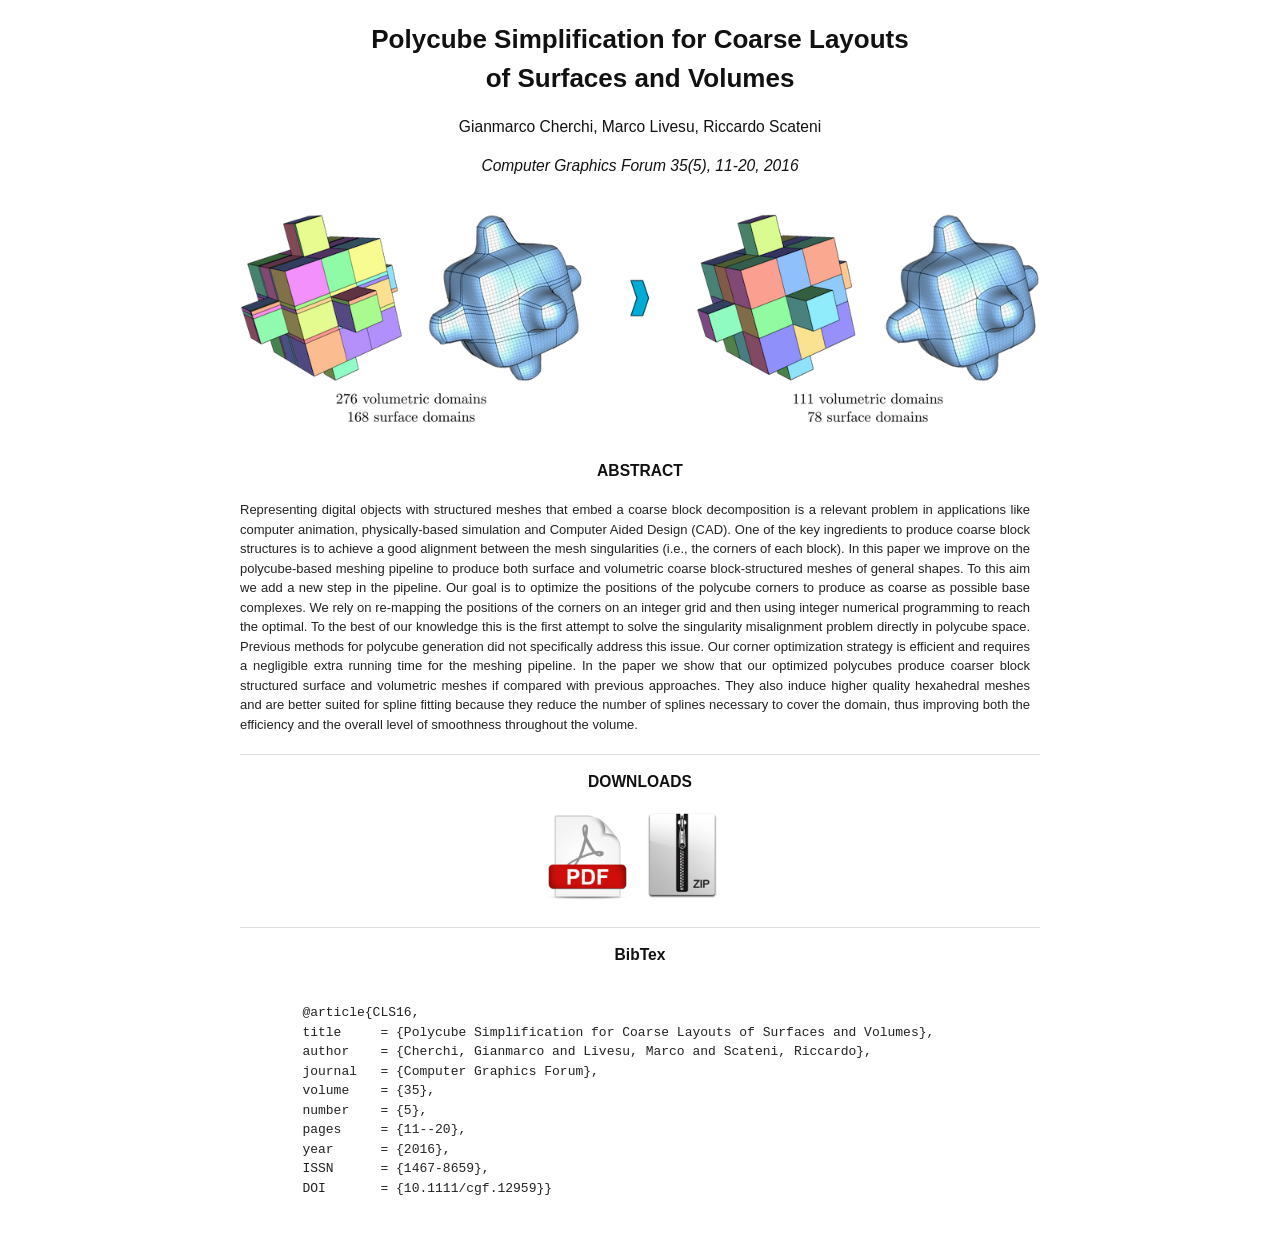
<file: papers/CLS16/CLS16.html>
<html><head>
    <meta http-equiv="Content-Type" content="text/html; charset=UTF-8">
    <title>Polycube Simplification for Coarse Layouts of Surfaces and Volumes</title>
    <link rel="stylesheet" href="../../screen.css" type="text/css" media="screen, projection">
    <link rel="stylesheet" href="../../print.css" type="text/css" media="print">
    <style>
        body{
            font-family: Helvetica, Arial;
            font-size: 13px;
        }
        body.container{
            width: 800px;
        }
    </style>
</head>

<body class="container">
    <div class="span-26" align="center">
      <br>
      <h2><b>Polycube Simplification for Coarse Layouts<br>of Surfaces and Volumes</b></h2>
      <h4>Gianmarco Cherchi, Marco Livesu, Riccardo Scateni</h4>
      <h4><i>Computer Graphics Forum 35(5), 11-20, 2016</i></h4>
      <br>
      <div class="span-26" align="center"> <img src="CLS16_teaser.png" width="800"> </div>
      <br>
      <br>
      <h4><b>ABSTRACT</b></h4>
      <div class="span-20" align="justify">
        Representing digital objects with structured meshes that embed a coarse block decomposition
        is a relevant problem in applications like computer animation, physically-based simulation
        and Computer Aided Design (CAD). One of the key ingredients to produce coarse block structures
        is to achieve a good alignment between the mesh singularities (i.e., the corners of each block).
        In this paper we improve on the polycube-based meshing pipeline to produce both surface and
        volumetric coarse block-structured meshes of general shapes. To this aim we add a new step
        in the pipeline. Our goal is to optimize the positions of the polycube corners to produce as
        coarse as possible base complexes. We rely on re-mapping the positions of the corners on an
        integer grid and then using integer numerical programming to reach the optimal. To the best
        of our knowledge this is the first attempt to solve the singularity misalignment problem directly
        in polycube space. Previous methods for polycube generation did not specifically address this
        issue. Our corner optimization strategy is efficient and requires a negligible extra running
        time for the meshing pipeline. In the paper we show that our optimized polycubes produce
        coarser block structured surface and volumetric meshes if compared with previous approaches.
        They also induce higher quality hexahedral meshes and are better suited for spline fitting
        because they reduce the number of splines necessary to cover the domain, thus improving both
        the efficiency and the overall level of smoothness throughout the volume.
        <br>
        <br>
      </div>

      <hr>
      <h4><b>DOWNLOADS</b></h4>
      <div class="span-20" align="center">
        <a href="CLS16.pdf"><img src="../../img/pdf.png" width="90" alt="Paper"></a>
        <a href="CLS16.zip"><img src="../../img/zip.png" width="90" alt="Data"></a>
        <br>
        <br>
      </div>

      <hr>
      <h4><b>BibTex</b></h4>
      <div class="span-20" align="justify">
        <pre>
        @article{CLS16,
        title     = {Polycube Simplification for Coarse Layouts of Surfaces and Volumes},
        author    = {Cherchi, Gianmarco and Livesu, Marco and Scateni, Riccardo},
        journal   = {Computer Graphics Forum},
        volume    = {35},
        number    = {5},
        pages     = {11--20},
        year      = {2016},
        ISSN      = {1467-8659},
        DOI       = {10.1111/cgf.12959}}
        </pre>
      </div>
    </div>
    <br>
    <br>
</body></html>
</file>
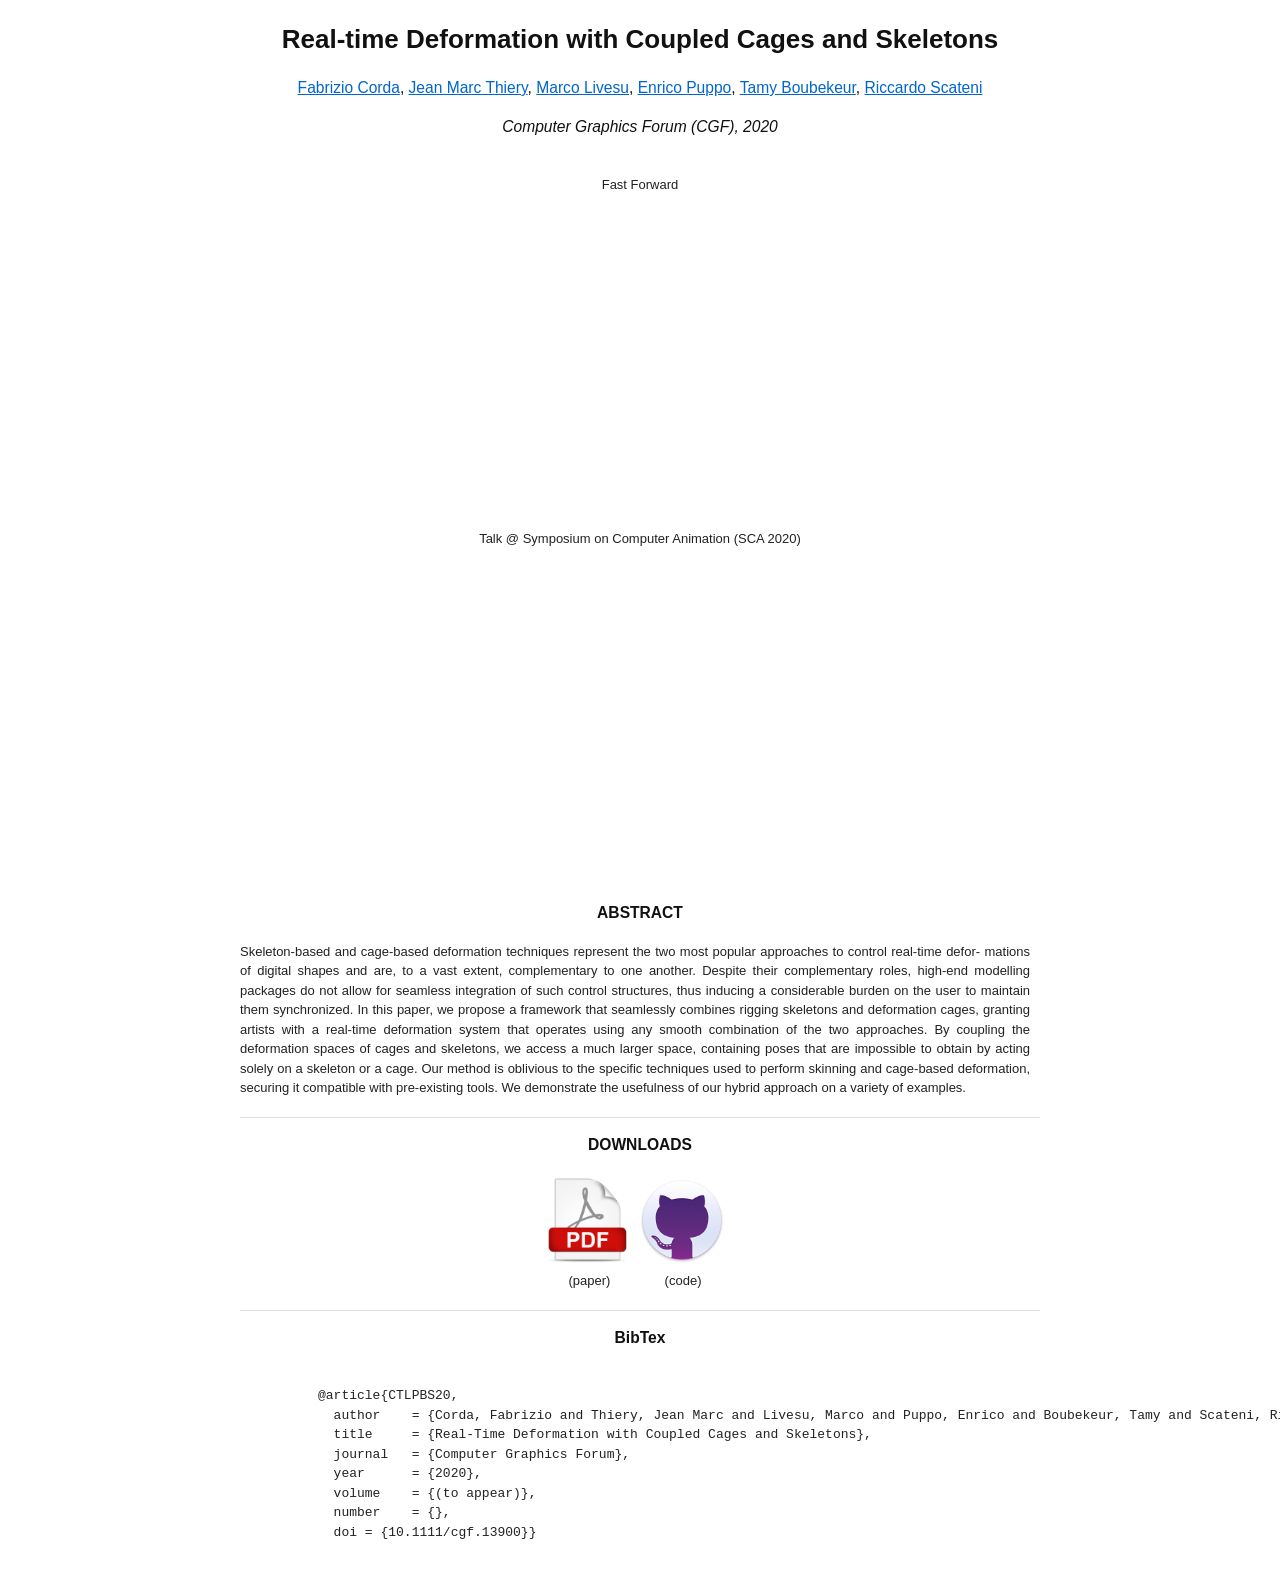
<file: papers/CTLPBS20/CTLPBS20.html>
<html><head>
    <meta http-equiv="Content-Type" content="text/html; charset=UTF-8">
    <title>Real-time Deformation with Coupled Cages and Skeletons</title>
    <link rel="stylesheet" href="../../screen.css" type="text/css" media="screen, projection">
    <link rel="stylesheet" href="../../print.css" type="text/css" media="print">
    <style>
        body{
            font-family: Helvetica, Arial;
            font-size: 13px;
        }
        body.container{
            width: 800px;
        }
    </style>
</head>

<body class="container">
    <div class="span-26" align="center">
      <br>
      <h2><b>Real-time Deformation with Coupled Cages and Skeletons</b></h2>
      <h4><a href="https://www.fabriziocorda.com">Fabrizio Corda</a>, <a href="https://perso.telecom-paristech.fr/jthiery/">Jean Marc Thiery</a>, <a href="http://pers.ge.imati.cnr.it/livesu/">Marco Livesu</a>, <a href="https://www.disi.unige.it/person/PuppoE/">Enrico Puppo</a>, <a href="https://perso.telecom-paristech.fr/boubek/">Tamy Boubekeur</a>, <a href="http://people.unica.it/riccardoscateni/">Riccardo Scateni</a></h4>
      <h4><i>Computer Graphics Forum (CGF), 2020</i></h4>
      <br>
      <div class="span-26" align="center">
      Fast Forward<br>
      <iframe width="560" height="315" src="https://www.youtube.com/embed/-Ehftu4KRCM" frameborder="0" allow="accelerometer; autoplay; encrypted-media; gyroscope; picture-in-picture" allowfullscreen></iframe>
      <br><br>
      Talk @ Symposium on Computer Animation (SCA 2020)<br>
      <iframe width="560" height="315" src="https://www.youtube.com/embed/HNuNZP_RMN8" frameborder="0" allow="accelerometer; autoplay; clipboard-write; encrypted-media; gyroscope; picture-in-picture" allowfullscreen></iframe>
      </div>
      <br>
      <br>
      <h4><b>ABSTRACT</b></h4>
      <div class="span-20" align="justify">
Skeleton-based and cage-based deformation techniques represent the two most popular approaches to control real-time defor- mations of digital shapes and are, to a vast extent, complementary to one another. Despite their complementary roles, high-end modelling packages do not allow for seamless integration of such control structures, thus inducing a considerable burden on the user to maintain them synchronized. In this paper, we propose a framework that seamlessly combines rigging skeletons and deformation cages, granting artists with a real-time deformation system that operates using any smooth combination of the two approaches. By coupling the deformation spaces of cages and skeletons, we access a much larger space, containing poses that are impossible to obtain by acting solely on a skeleton or a cage. Our method is oblivious to the specific techniques used to perform skinning and cage-based deformation, securing it compatible with pre-existing tools. We demonstrate the usefulness of our hybrid approach on a variety of examples.
        <br>
        <br>
      </div>

      <hr>
      <h4><b>DOWNLOADS</b></h4>
      <div class="span-20" align="center">
        <a href="http://pers.ge.imati.cnr.it/livesu/papers/CTLPBS20/CTLPBS20.pdf"><img src="../../img/pdf.png" width="90" alt="Paper"></a>
        <a href="https://github.com/cordafab/SuperCages"><img src="../../img/github.png" width="90" alt="Code"></a>
        <br>
        (paper)&nbsp;&nbsp;&nbsp;&nbsp;&nbsp;&nbsp;&nbsp;&nbsp;&nbsp;&nbsp;&nbsp;&nbsp;&nbsp;&nbsp;
        (code)
        <br>
        <br>
      </div>

      <hr>
      <h4><b>BibTex</b></h4>
      <div class="span-20" align="justify">
        <pre>
          @article{CTLPBS20,
            author    = {Corda, Fabrizio and Thiery, Jean Marc and Livesu, Marco and Puppo, Enrico and Boubekeur, Tamy and Scateni, Riccardo},
            title     = {Real-Time Deformation with Coupled Cages and Skeletons},
            journal   = {Computer Graphics Forum},
            year      = {2020},
            volume    = {(to appear)},
            number    = {},
            doi = {10.1111/cgf.13900}}
        </pre>
      </div>
    </div>
    <br>
    <br>
</body></html>
</file>
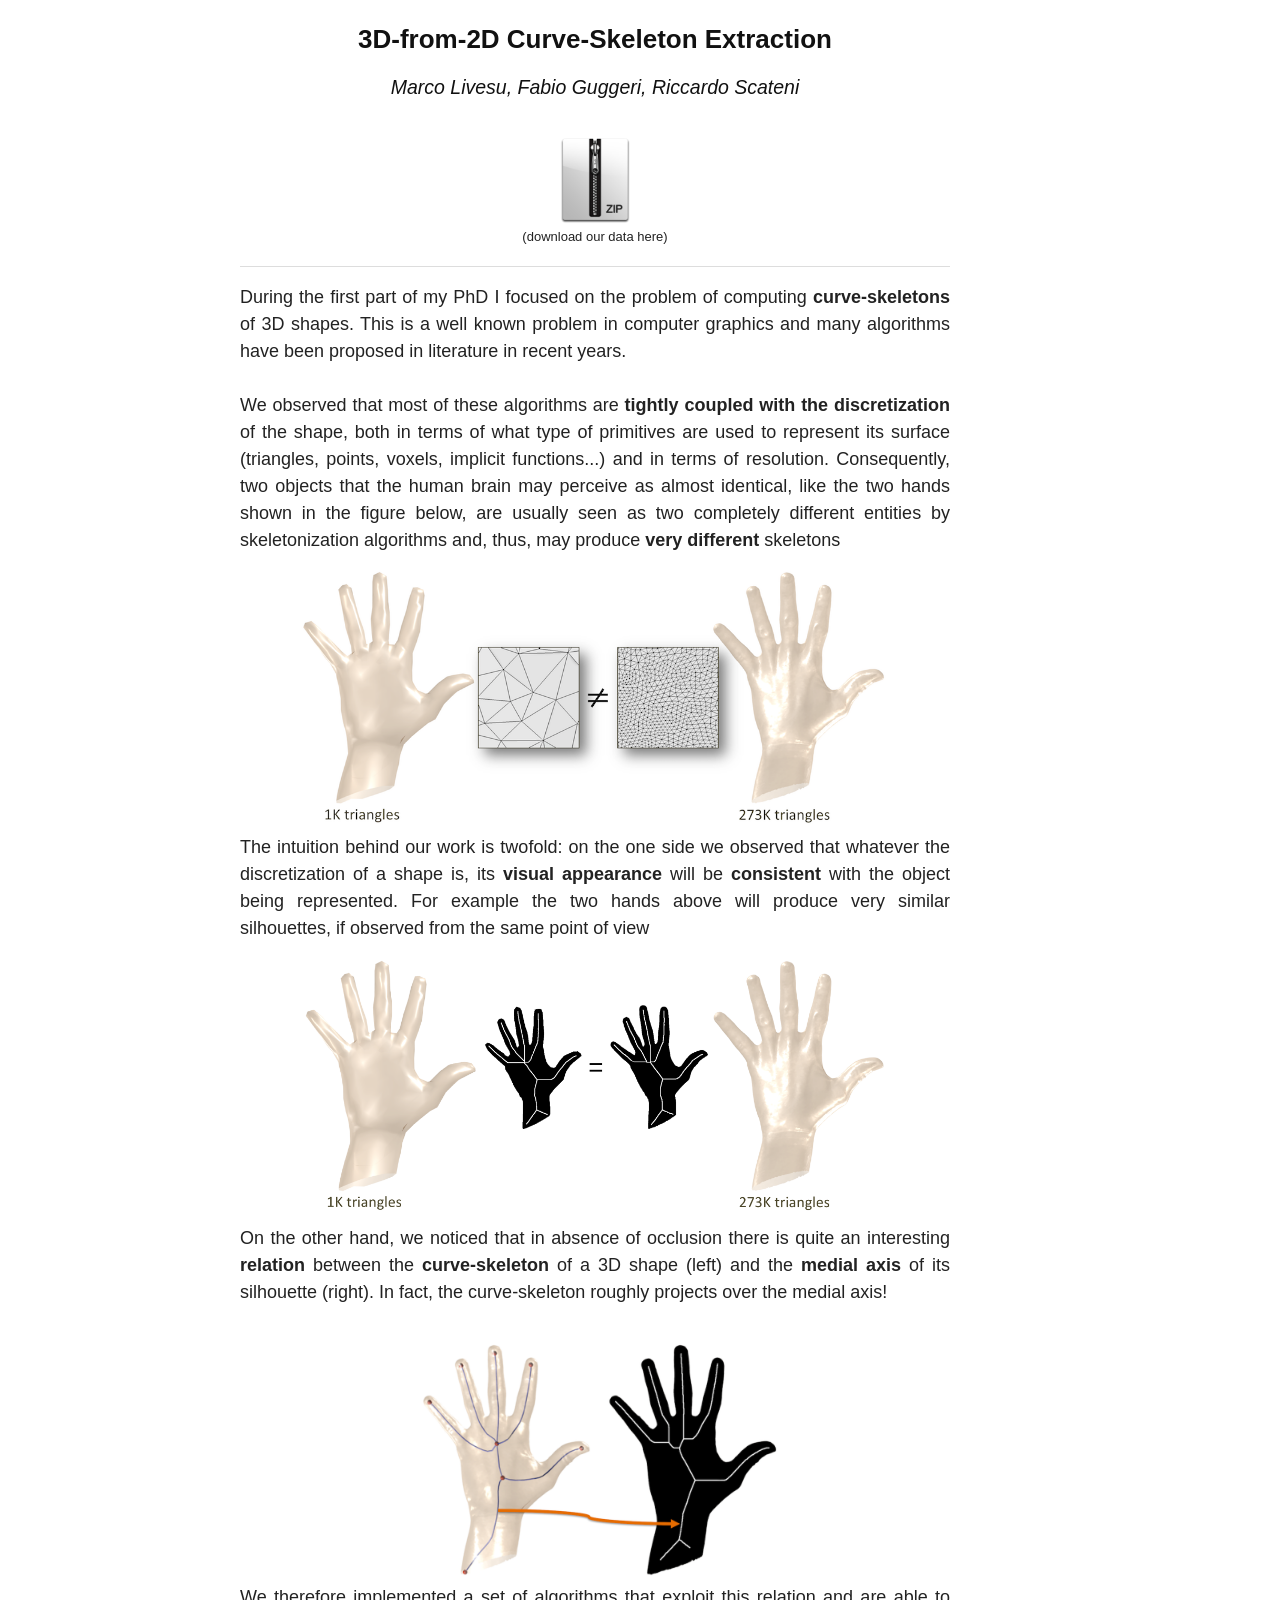
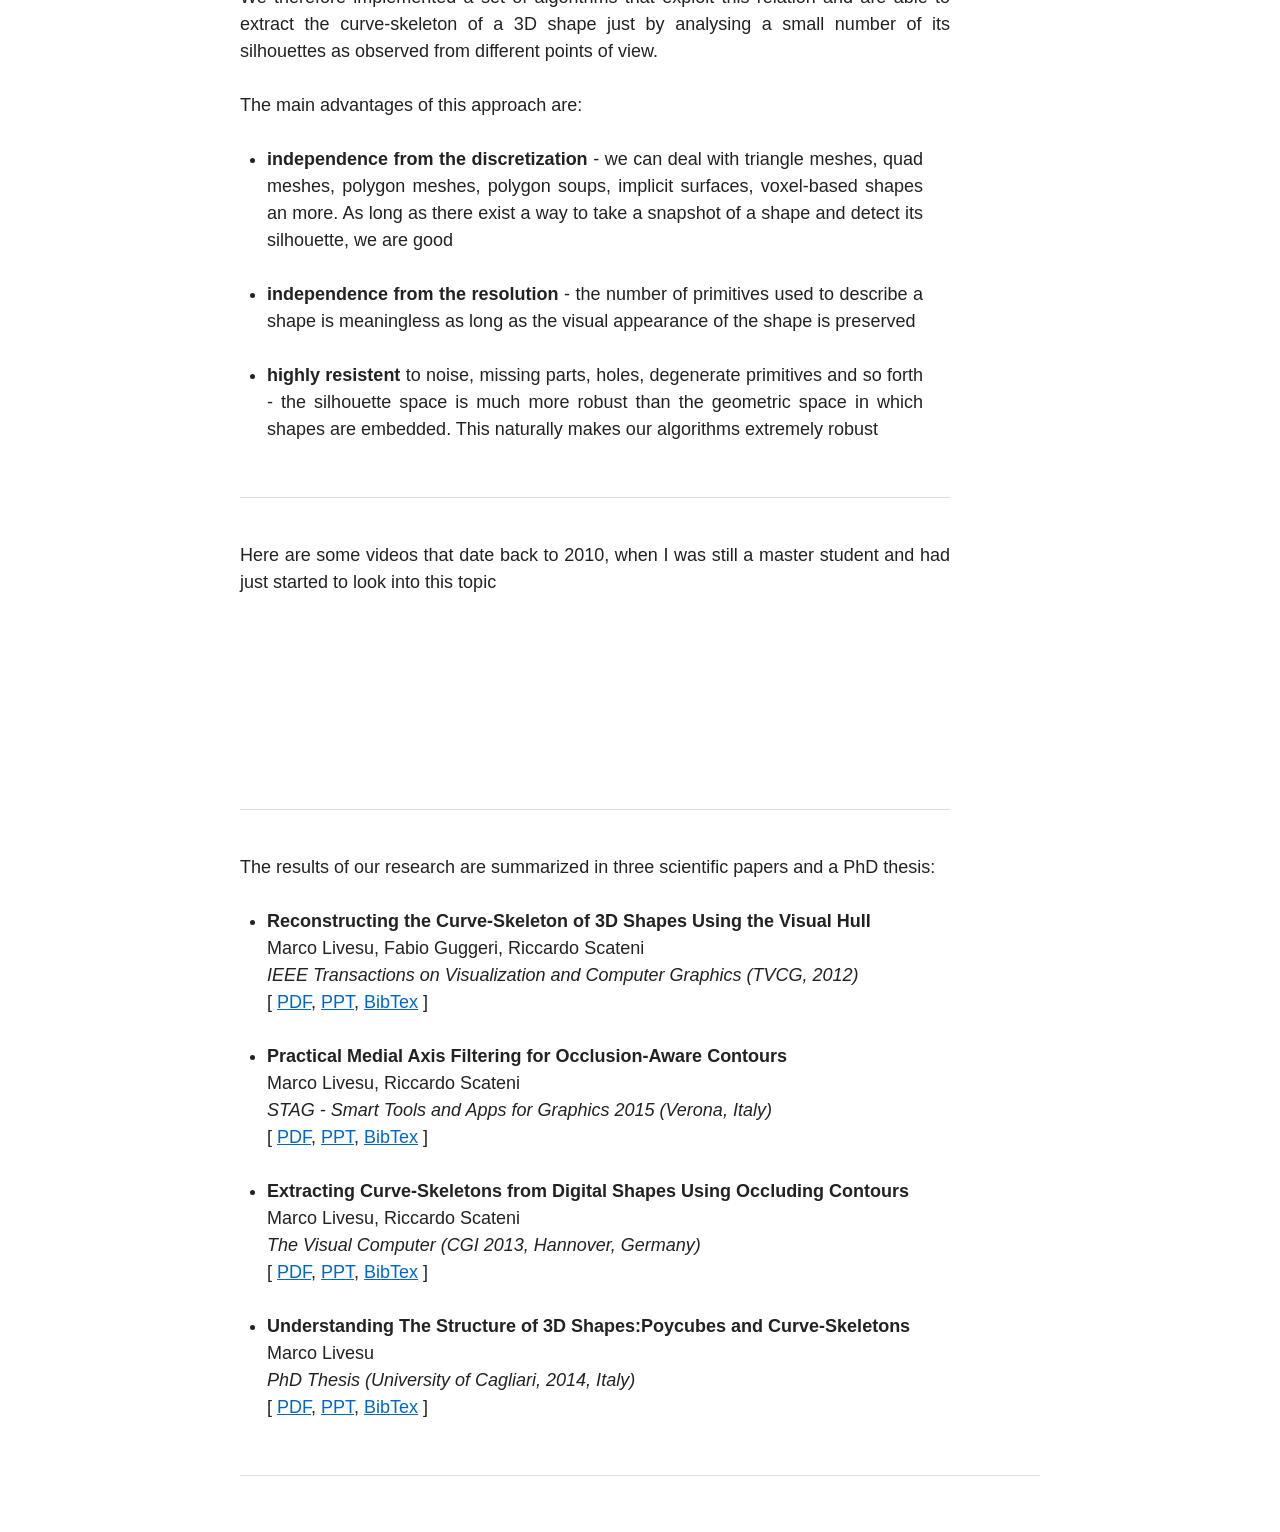
<file: papers/LGS12/LGS12.html>
<html><head>
    <meta http-equiv="Content-Type" content="text/html; charset=UTF-8">
    <title>3D-from-2D Curve-Skeleton Extraction</title>
    <link rel="stylesheet" href="../../screen.css" type="text/css" media="screen, projection">
    <link rel="stylesheet" href="../../print.css" type="text/css" media="print">
    <style>
        body{
            font-family: Helvetica, Arial;
            font-size: 13px;
        }
        body.container{
            width: 800px;
        }
    </style>
</head>

<body class="container">
    <div class="span-18" align="center">
      <br>
      <h2><b>3D-from-2D Curve-Skeleton Extraction</b></h2>
      <h3><i>Marco Livesu, Fabio Guggeri, Riccardo Scateni</i></h3><br>
      <div class="span-18" align="center">
        <a href="LGS12.zip"><img src="../../img/zip.png" width="90" alt="Data"></a><br>
        (download our data here)
        <br>
        <br>
        <hr>
      </div>
      <br>
      <div class="span-18" align="justify">
      <font size="4">
        During the first part of my PhD I focused on the problem of computing
        <b>curve-skeletons</b> of 3D shapes. This is a well known problem in computer
        graphics and many algorithms have been proposed in literature in recent years.
        <br>
        <br>
        We observed that most of these algorithms are <b>tightly coupled with the
        discretization</b> of the shape, both in terms of what type of primitives are
        used to represent its surface (triangles, points, voxels, implicit functions...)
        and in terms of resolution. Consequently, two objects that the human brain may
        perceive as almost identical, like the two hands shown in the figure below, are
        usually seen as two completely different entities by skeletonization algorithms
        and, thus, may produce <b>very different</b> skeletons
        <br>
        <div class="span-18" align="center"> <img src="1.png" width="600"></div>
        <br><br>
        The intuition behind our work is twofold: on the one side we observed that
        whatever the discretization of a shape is, its <b>visual appearance</b> will be
        <b>consistent</b> with the object being represented. For example the two hands
        above will produce very similar silhouettes, if observed from the same point of view
        <br>
        <div class="span-18" align="center"> <img src="2.png" width="600"></div>
        <br><br>
        On the other hand, we noticed that in absence of occlusion there is quite
        an interesting <b>relation</b> between the <b>curve-skeleton</b> of a 3D shape (left)
        and the <b>medial axis</b> of its silhouette (right). In fact, the curve-skeleton
        roughly projects over the medial axis!
        <br>
        <br>
        <div class="span-18" align="center"> <img src="3.png" width="400"></div>
        <br><br>
        We therefore implemented a set of algorithms that exploit this relation
        and are able to extract the curve-skeleton of a 3D shape just by analysing
        a small number of its silhouettes as observed from different points of view.
        <br>
        <br>
        The main advantages of this approach are:
        <br><br>
        <ul>
          <li> <b>independence from the discretization</b> - we can deal with triangle meshes,
               quad meshes, polygon meshes, polygon soups, implicit surfaces, voxel-based
               shapes an more. As long as there exist a way to take a snapshot of a shape
               and detect its silhouette, we are good</li><br>
          <li> <b>independence from the resolution</b> - the number of primitives used to describe
               a shape is meaningless as long as the visual appearance of the shape is preserved</li><br>
          <li> <b>highly resistent</b> to noise, missing parts, holes, degenerate primitives and
               so forth - the silhouette space is much more robust than the geometric space
               in which shapes are embedded. This naturally makes our algorithms extremely robust</li>
        </ul>
        <br>
        <hr>
        <br>
        Here are some videos that date back to 2010, when I was still a master student
        and had just started to look into this topic
        <br>
        <br>
        <center>
        <iframe width="220" height="124" src="https://www.youtube.com/embed/YdHAWK08Qw4" frameborder="0" allowfullscreen></iframe>
        <iframe width="220" height="124" src="https://www.youtube.com/embed/EATPeYUn29M" frameborder="0" allowfullscreen></iframe>
        <iframe width="220" height="124" src="https://www.youtube.com/embed/-xJPLO4-5b8" frameborder="0" allowfullscreen></iframe>
        </center>
        <br>
        <br>
        <hr>
        <br>
        The results of our research are summarized in three scientific papers and a PhD thesis:
        <br><br>
        <ul>
          <li> <b>Reconstructing the Curve-Skeleton of 3D Shapes Using the Visual Hull</b><br>
               Marco Livesu, Fabio Guggeri, Riccardo Scateni<br>
               <i>IEEE Transactions on Visualization and Computer Graphics (TVCG, 2012)</i><br>
               [ <a href="LGS12.pdf">PDF</a>,
               <a href="LGS12.ppt">PPT</a>,
               <a href="LGS12.txt">BibTex</a> ]
               </li><br>
          <li> <b>Practical Medial Axis Filtering for Occlusion-Aware Contours</b><br>
               Marco Livesu, Riccardo Scateni<br>
               <i>STAG - Smart Tools and Apps for Graphics 2015 (Verona, Italy)</i><br>
               [ <a href="../LS15/LS15.pdf">PDF</a>,
               <a href="../LS15/LS15.pptx">PPT</a>,
               <a href="../LS15/LS15.txt">BibTex</a> ]
               </li><br>
          <li> <b>Extracting Curve-Skeletons from Digital Shapes Using Occluding Contours</b><br>
               Marco Livesu, Riccardo Scateni<br>
               <i>The Visual Computer (CGI 2013, Hannover, Germany)</i><br>
               [ <a href="../LS13a/LS13a.pdf">PDF</a>,
               <a href="../LS13a/LS13a.pptx">PPT</a>,
               <a href="../LS13a/LS13a.txt">BibTex</a> ]
               </li><br>
          <li> <b>Understanding The Structure of 3D Shapes:Poycubes and Curve-Skeletons</b><br>
               Marco Livesu<br>
               <i>PhD Thesis (University of Cagliari, 2014, Italy)</i><br>
               [ <a href="../Liv14_Phd/Liv14_Phd.pdf">PDF</a>,
               <a href="../Liv14_Phd/Liv14_Phd.pptx">PPT</a>,
               <a href="../Liv14_Phd/Liv14_Phd.txt">BibTex</a> ]
               </li><br>
        </ul>
    </font>
    </div>
  </div>
  <hr>
  <br>
  <br>
</body></html>
</file>
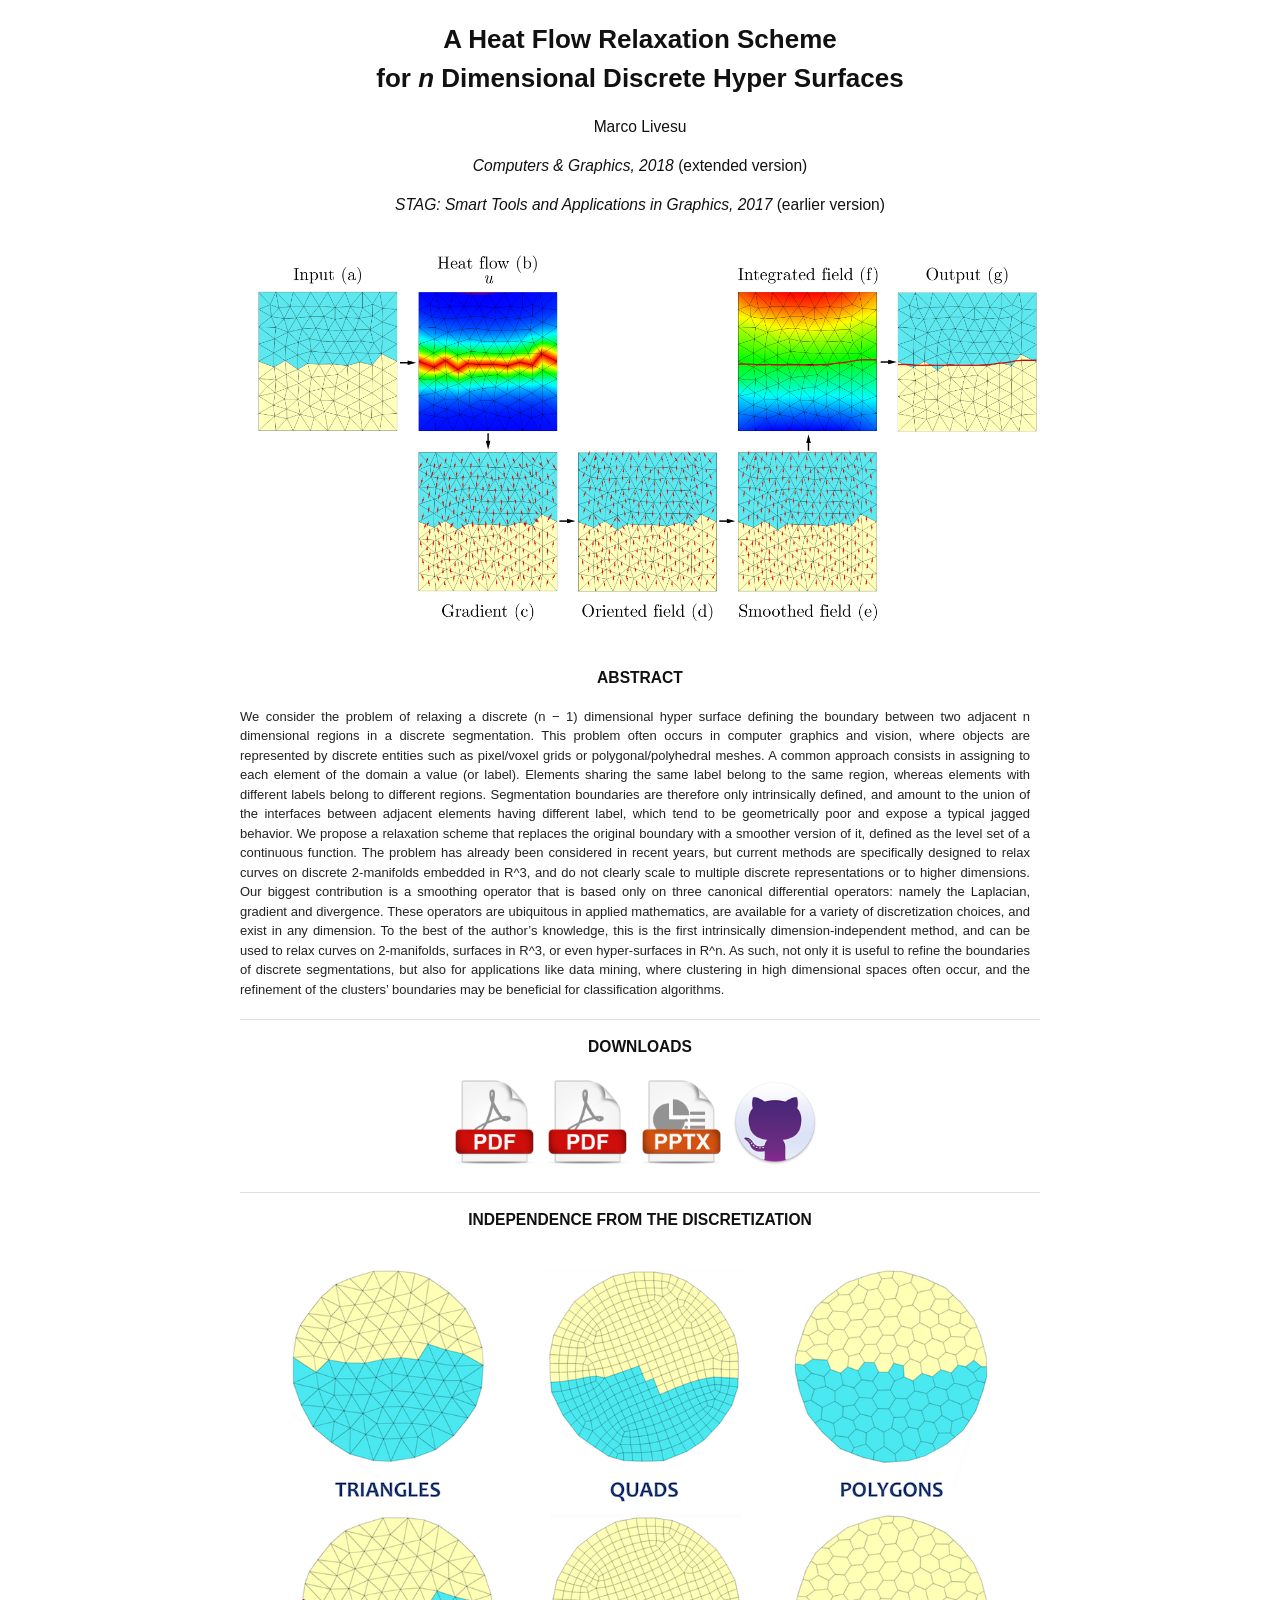
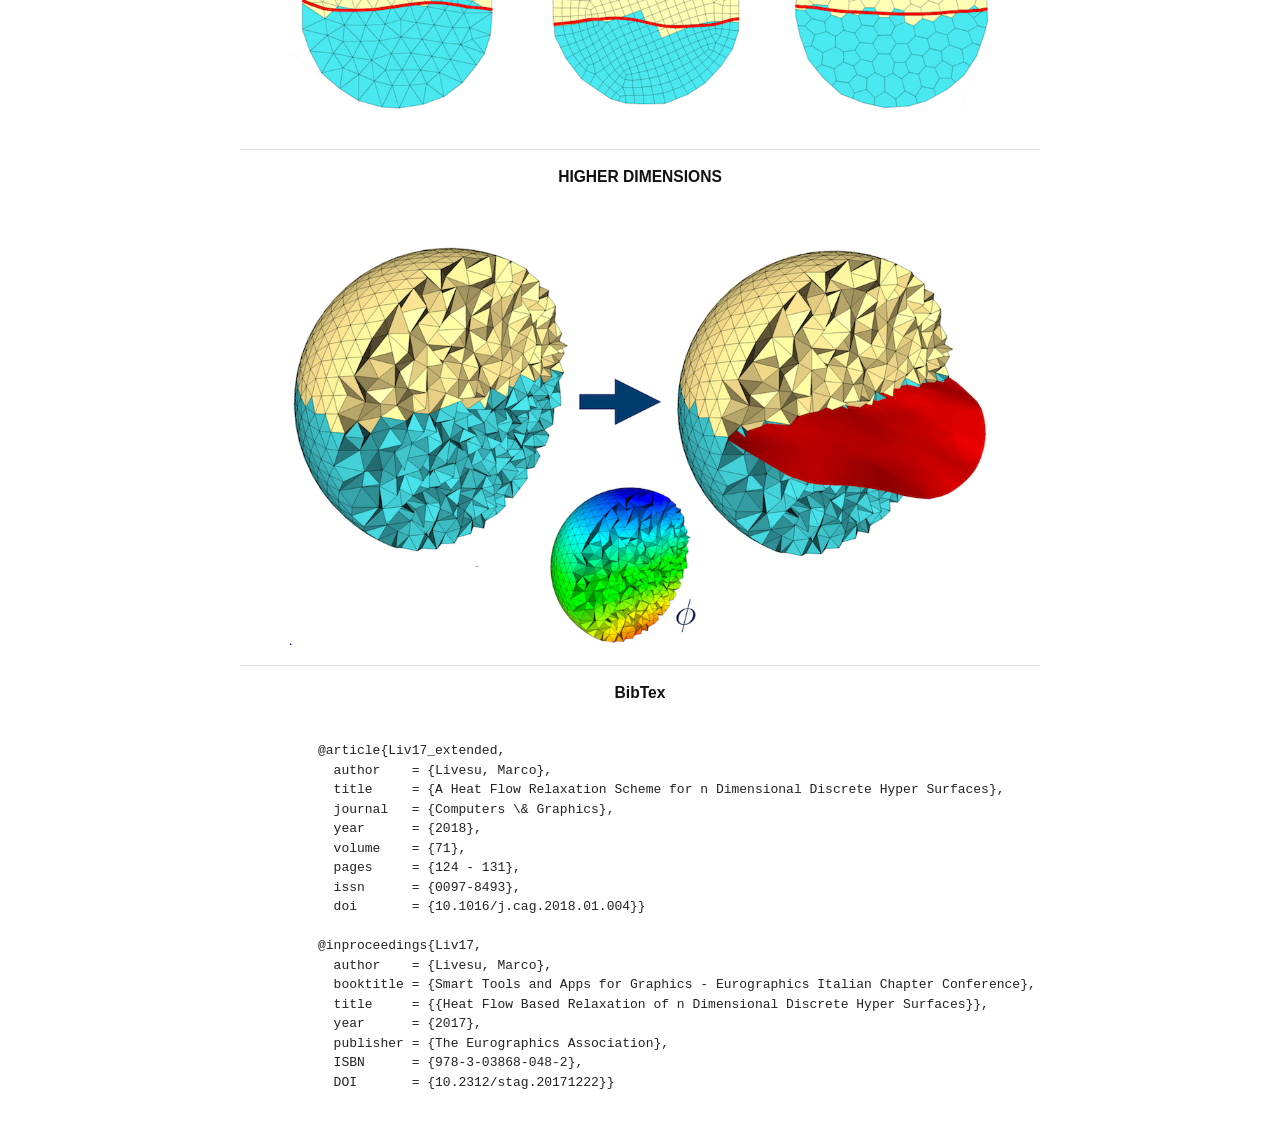
<file: papers/Liv17/Liv17.html>
<html><head>
    <meta http-equiv="Content-Type" content="text/html; charset=UTF-8">
    <title>A Heat Flow Relaxation Scheme for n Dimensional Discrete Hyper Surfaces</title>
    <link rel="stylesheet" href="../../screen.css" type="text/css" media="screen, projection">
    <link rel="stylesheet" href="../../print.css" type="text/css" media="print">
    <style>
        body{
            font-family: Helvetica, Arial;
            font-size: 13px;
        }
        body.container{
            width: 800px;
        }
    </style>
</head>

<body class="container">
    <div class="span-26" align="center">
      <br>
      <h2><b>A Heat Flow Relaxation Scheme<br>for <i>n</i> Dimensional Discrete Hyper Surfaces</b></h2>
      <h4>Marco Livesu</h4>
      <h4><i>Computers & Graphics, 2018</i> (extended version)</h4>
      <h4><i>STAG: Smart Tools and Applications in Graphics, 2017</i> (earlier version)</h4>
      <br>
      <div class="span-26" align="center"> <img src="Liv17_teaser.png" width="800"> </div>
      <br>
      <br>
      <h4><b>ABSTRACT</b></h4>
      <div class="span-20" align="justify">
        We consider the problem of relaxing a discrete (n − 1) dimensional hyper surface
        defining the boundary between two adjacent n dimensional regions in a discrete
        segmentation. This problem often occurs in computer graphics and vision, where objects
        are represented by discrete entities such as pixel/voxel grids or polygonal/polyhedral
        meshes. A common approach consists in assigning to each element of the domain a value
        (or label). Elements sharing the same label belong to the same region, whereas elements
        with different labels belong to different regions. Segmentation boundaries are therefore
        only intrinsically defined, and amount to the union of the interfaces between adjacent
        elements having different label, which tend to be geometrically poor and expose a typical
        jagged behavior. We propose a relaxation scheme that replaces the original boundary with
        a smoother version of it, defined as the level set of a continuous function. The problem
        has already been considered in recent years, but current methods are specifically
        designed to relax curves on discrete 2-manifolds embedded in R^3, and do not clearly scale
        to multiple discrete representations or to higher dimensions. Our biggest contribution
        is a smoothing operator that is based only on three canonical differential operators:
        namely the Laplacian, gradient and divergence. These operators are ubiquitous in applied
        mathematics, are available for a variety of discretization choices, and exist in any
        dimension. To the best of the author’s knowledge, this is the first intrinsically
        dimension-independent method, and can be used to relax curves on 2-manifolds, surfaces
        in R^3, or even hyper-surfaces in R^n. As such, not only it is useful to refine the
        boundaries of discrete segmentations, but also for applications like data mining,
        where clustering in high dimensional spaces often occur, and the refinement of the
        clusters’ boundaries may be beneficial for classification algorithms.
        <br>
        <br>
      </div>

      <hr>
      <h4><b>DOWNLOADS</b></h4>
      <div class="span-20" align="center">
        <a href="Liv17_extended.pdf"><img src="../../img/pdf.png" width="90" alt="Paper"></a>
        <a href="Liv17.pdf"><img src="../../img/pdf.png" width="90" alt="Paper"></a>
        <a href="Liv17.pptx"><img src="../../img/pptx.png" width="90" alt="PowerPoint"></a>
        <a href="https://github.com/maxicino/HyperSurfaceSmoothing"><img src="../../img/github.png" width="90" alt="Code"></a>
        <br>
        <br>
      </div>

      <hr>
      <h4><b>INDEPENDENCE FROM THE DISCRETIZATION</b></h4>
      <br>
      <div class="span-26" align="center"> <img src="Liv17_surfaces.png" width="700"> </div>
      <br>
      <br>

      <hr>
      <h4><b>HIGHER DIMENSIONS</b></h4>
      <br>
      <div class="span-26" align="center"> <img src="Liv17_volumes.png" width="700"> </div>
      <br>

      <hr>
      <h4><b>BibTex</b></h4>
      <div class="span-20" align="justify">
        <pre>
          @article{Liv17_extended,
            author    = {Livesu, Marco},
            title     = {A Heat Flow Relaxation Scheme for n Dimensional Discrete Hyper Surfaces},
            journal   = {Computers \& Graphics},
            year      = {2018},
            volume    = {71},
            pages     = {124 - 131},
            issn      = {0097-8493},
            doi       = {10.1016/j.cag.2018.01.004}}

          @inproceedings{Liv17,
            author    = {Livesu, Marco},
            booktitle = {Smart Tools and Apps for Graphics - Eurographics Italian Chapter Conference},
            title     = {{Heat Flow Based Relaxation of n Dimensional Discrete Hyper Surfaces}},
            year      = {2017},
            publisher = {The Eurographics Association},
            ISBN      = {978-3-03868-048-2},
            DOI       = {10.2312/stag.20171222}}
        </pre>
      </div>
    </div>
    <br>
    <br>
</body></html>
</file>
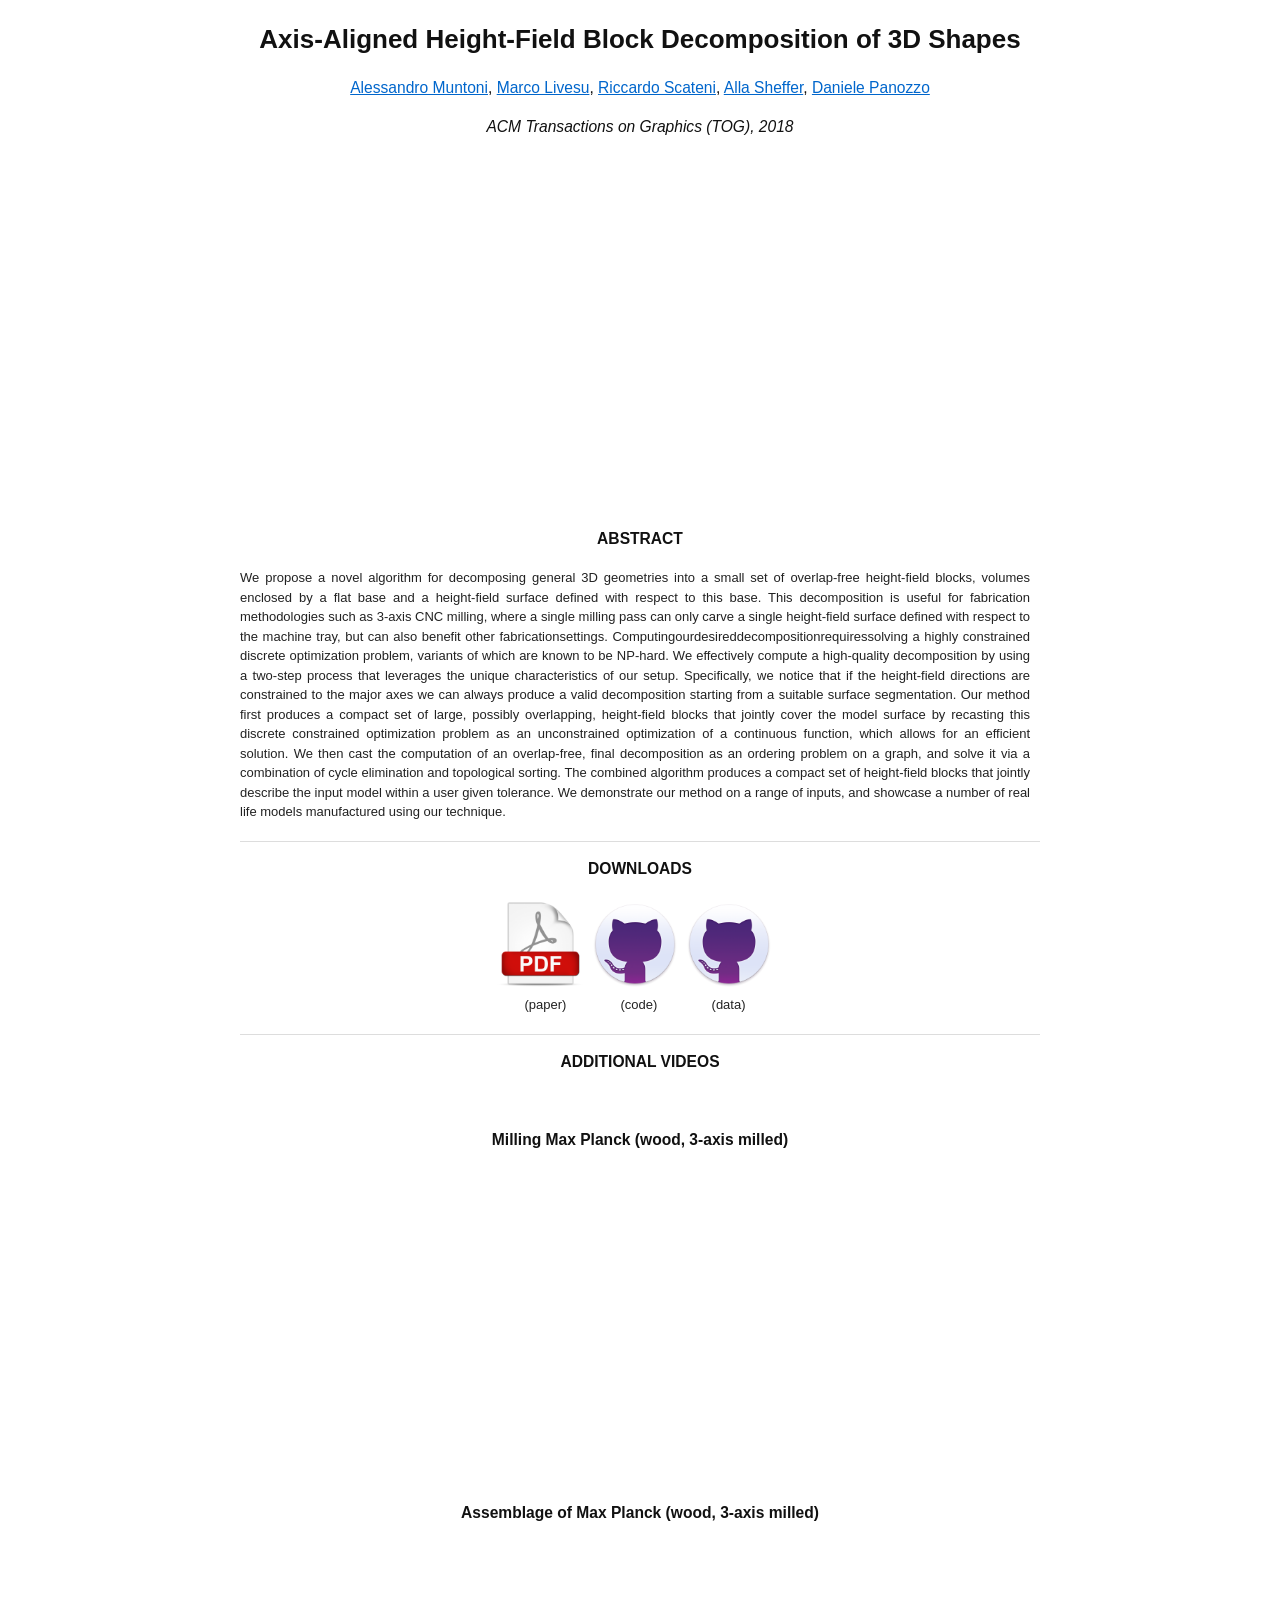
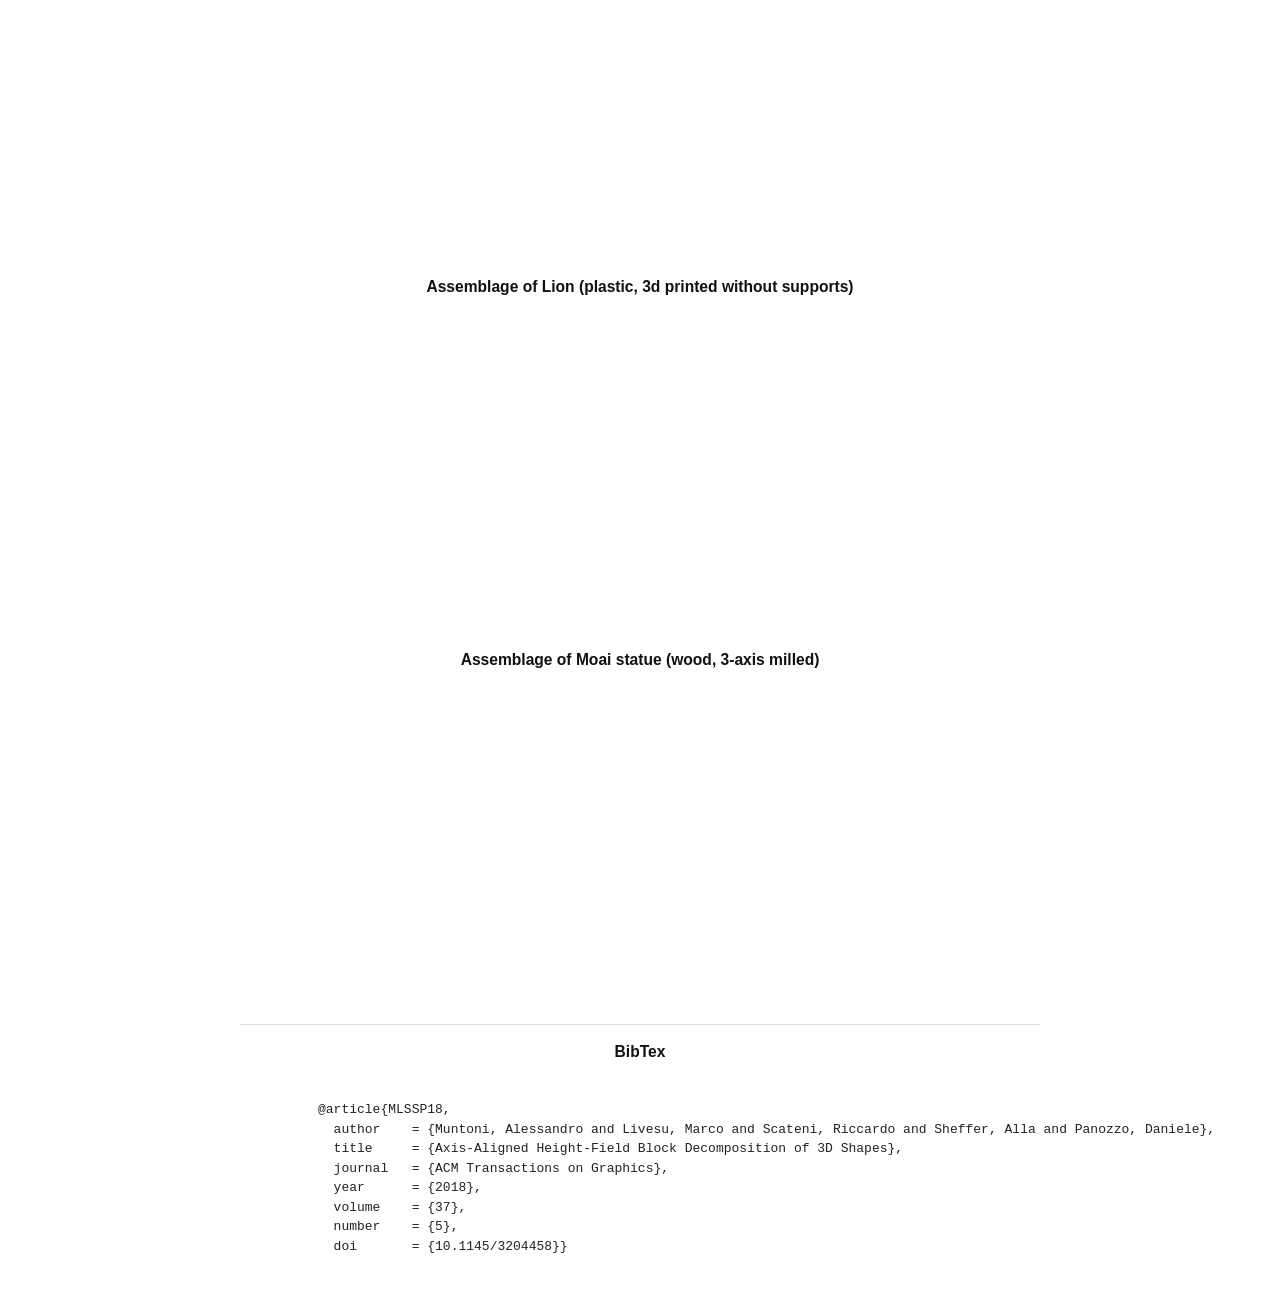
<file: papers/MLSSP18/MLSSP18.html>
<html><head>
    <meta http-equiv="Content-Type" content="text/html; charset=UTF-8">
    <title>Axis-Aligned Height-Field Block Decomposition of 3D Shapes</title>
    <link rel="stylesheet" href="../../screen.css" type="text/css" media="screen, projection">
    <link rel="stylesheet" href="../../print.css" type="text/css" media="print">
    <style>
        body{
            font-family: Helvetica, Arial;
            font-size: 13px;
        }
        body.container{
            width: 800px;
        }
    </style>
</head>

<body class="container">
    <div class="span-26" align="center">
      <br>
      <h2><b>Axis-Aligned Height-Field Block Decomposition of 3D Shapes</b></h2>
      <h4><a href="http://vcg.isti.cnr.it/~muntoni/">Alessandro Muntoni</a>, <a href="http://pers.ge.imati.cnr.it/livesu/">Marco Livesu</a>, <a href="http://people.unica.it/riccardoscateni/">Riccardo Scateni</a>, <a href="http://www.cs.ubc.ca/%7Esheffa/">Alla Sheffer</a>, <a href="https://cims.nyu.edu/gcl/daniele.html">Daniele Panozzo</a></h4>
      <h4><i>ACM Transactions on Graphics (TOG), 2018</i></h4>
      <br>
      <div class="span-26" align="center">
      <iframe width="560" height="315" src="https://www.youtube.com/embed/swY5zwtMnZ4?rel=0" frameborder="0" allow="autoplay; encrypted-media" allowfullscreen></iframe>
      </div>
      <br>
      <br>
      <h4><b>ABSTRACT</b></h4>
      <div class="span-20" align="justify">
        We propose a novel algorithm for decomposing general 3D geometries into a small set of
        overlap-free height-field blocks, volumes enclosed by a flat base and a height-field
        surface defined with respect to this base. This decomposition is useful for fabrication
        methodologies such as 3-axis CNC milling, where a single milling pass can only carve a
        single height-field surface defined with respect to the machine tray, but can also benefit
        other fabricationsettings. Computingourdesireddecompositionrequiressolving a highly
        constrained discrete optimization problem, variants of which are known to be NP-hard.
        We effectively compute a high-quality decomposition by using a two-step process that
        leverages the unique characteristics of our setup. Specifically, we notice that if the
        height-field directions are constrained to the major axes we can always produce a valid
        decomposition starting from a suitable surface segmentation. Our method first produces a
        compact set of large, possibly overlapping, height-field blocks that jointly cover the model surface by recasting this discrete constrained optimization problem as an unconstrained optimization of a continuous function, which allows for an efficient solution. We then cast the computation of an overlap-free, final decomposition as an ordering problem on a graph, and solve it via a combination of cycle elimination and topological sorting. The combined algorithm produces a compact set of height-field blocks that jointly describe the input model within a user given tolerance.
        We demonstrate our method on a range of inputs, and showcase a number of real life models
        manufactured using our technique.
        <br>
        <br>
      </div>

      <hr>
      <h4><b>DOWNLOADS</b></h4>
      <div class="span-20" align="center">
        <a href="http://pers.ge.imati.cnr.it/livesu/papers/MLSSP18/MLSSP18.pdf"><img src="../../img/pdf.png" width="90" alt="Paper"></a>
        <a href="https://github.com/muntonialessandro/HeightFieldDecomposition"><img src="../../img/github.png" width="90" alt="Code"></a>
        <a href="https://github.com/muntonialessandro/HeightFieldDecomposition/tree/master/misc/results"><img src="../../img/github.png" width="90" alt="Data"></a>
        <br>
        (paper)&nbsp;&nbsp;&nbsp;&nbsp;&nbsp;&nbsp;&nbsp;&nbsp;&nbsp;&nbsp;&nbsp;&nbsp;&nbsp;&nbsp;
        (code)&nbsp;&nbsp;&nbsp;&nbsp;&nbsp;&nbsp;&nbsp;&nbsp;&nbsp;&nbsp;&nbsp;&nbsp;&nbsp;&nbsp;
        (data)
        <br>
        <br>
      </div>

      <hr>
      <h4><b>ADDITIONAL VIDEOS</b></h4>
      <br>
      <br>

      <h4><b>Milling Max Planck (wood, 3-axis milled)</b></h4>
      <div class="span-20" align="center">
      <iframe width="560" height="315" src="https://www.youtube.com/embed/Mu-gkjd020s?rel=0" frameborder="0" allow="autoplay; encrypted-media" allowfullscreen></iframe>
      <br>
      <br>
      </div>

      <h4><b>Assemblage of Max Planck (wood, 3-axis milled)</b></h4>
      <div class="span-20" align="center">
      <iframe width="560" height="315" src="https://www.youtube.com/embed/RUVzAY7Hq5k?rel=0" frameborder="0" allow="autoplay; encrypted-media" allowfullscreen></iframe>
      <br>
      <br>
      </div>

      <h4><b>Assemblage of Lion (plastic, 3d printed without supports)</b></h4>
      <div class="span-20" align="center">
      <iframe width="560" height="315" src="https://www.youtube.com/embed/jze1UG0FlWk?rel=0" frameborder="0" allow="autoplay; encrypted-media" allowfullscreen></iframe>
      <br>
      <br>
      </div>

      <h4><b>Assemblage of Moai statue (wood, 3-axis milled)</b></h4>
      <div class="span-20" align="center">
      <iframe width="560" height="315" src="https://www.youtube.com/embed/vjCBFB776IE?rel=0" frameborder="0" allow="autoplay; encrypted-media" allowfullscreen></iframe>
      <br>
      <br>
      </div>

      <hr>
      <h4><b>BibTex</b></h4>
      <div class="span-20" align="justify">
        <pre>
          @article{MLSSP18,
            author    = {Muntoni, Alessandro and Livesu, Marco and Scateni, Riccardo and Sheffer, Alla and Panozzo, Daniele},
            title     = {Axis-Aligned Height-Field Block Decomposition of 3D Shapes},
            journal   = {ACM Transactions on Graphics},
            year      = {2018},
            volume    = {37},
            number    = {5},
            doi       = {10.1145/3204458}}
        </pre>
      </div>
    </div>
    <br>
    <br>
</body></html>
</file>
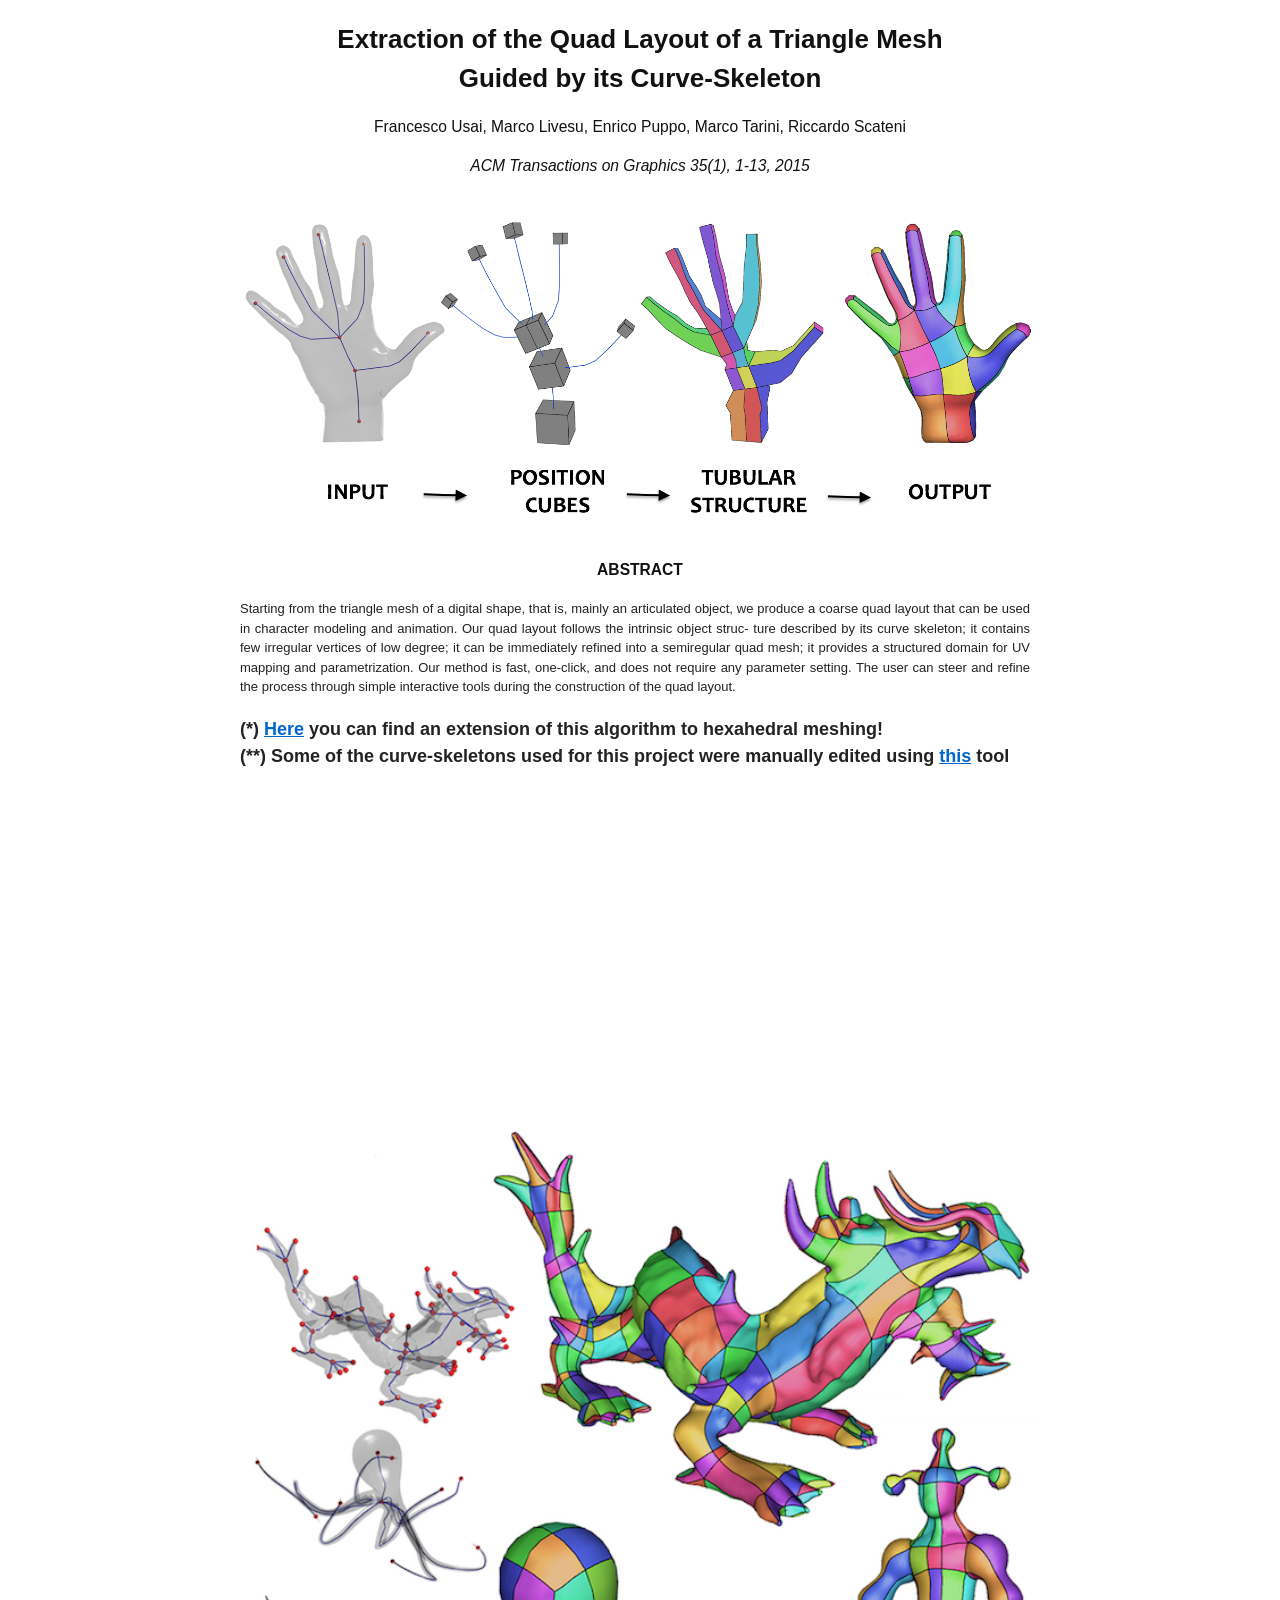
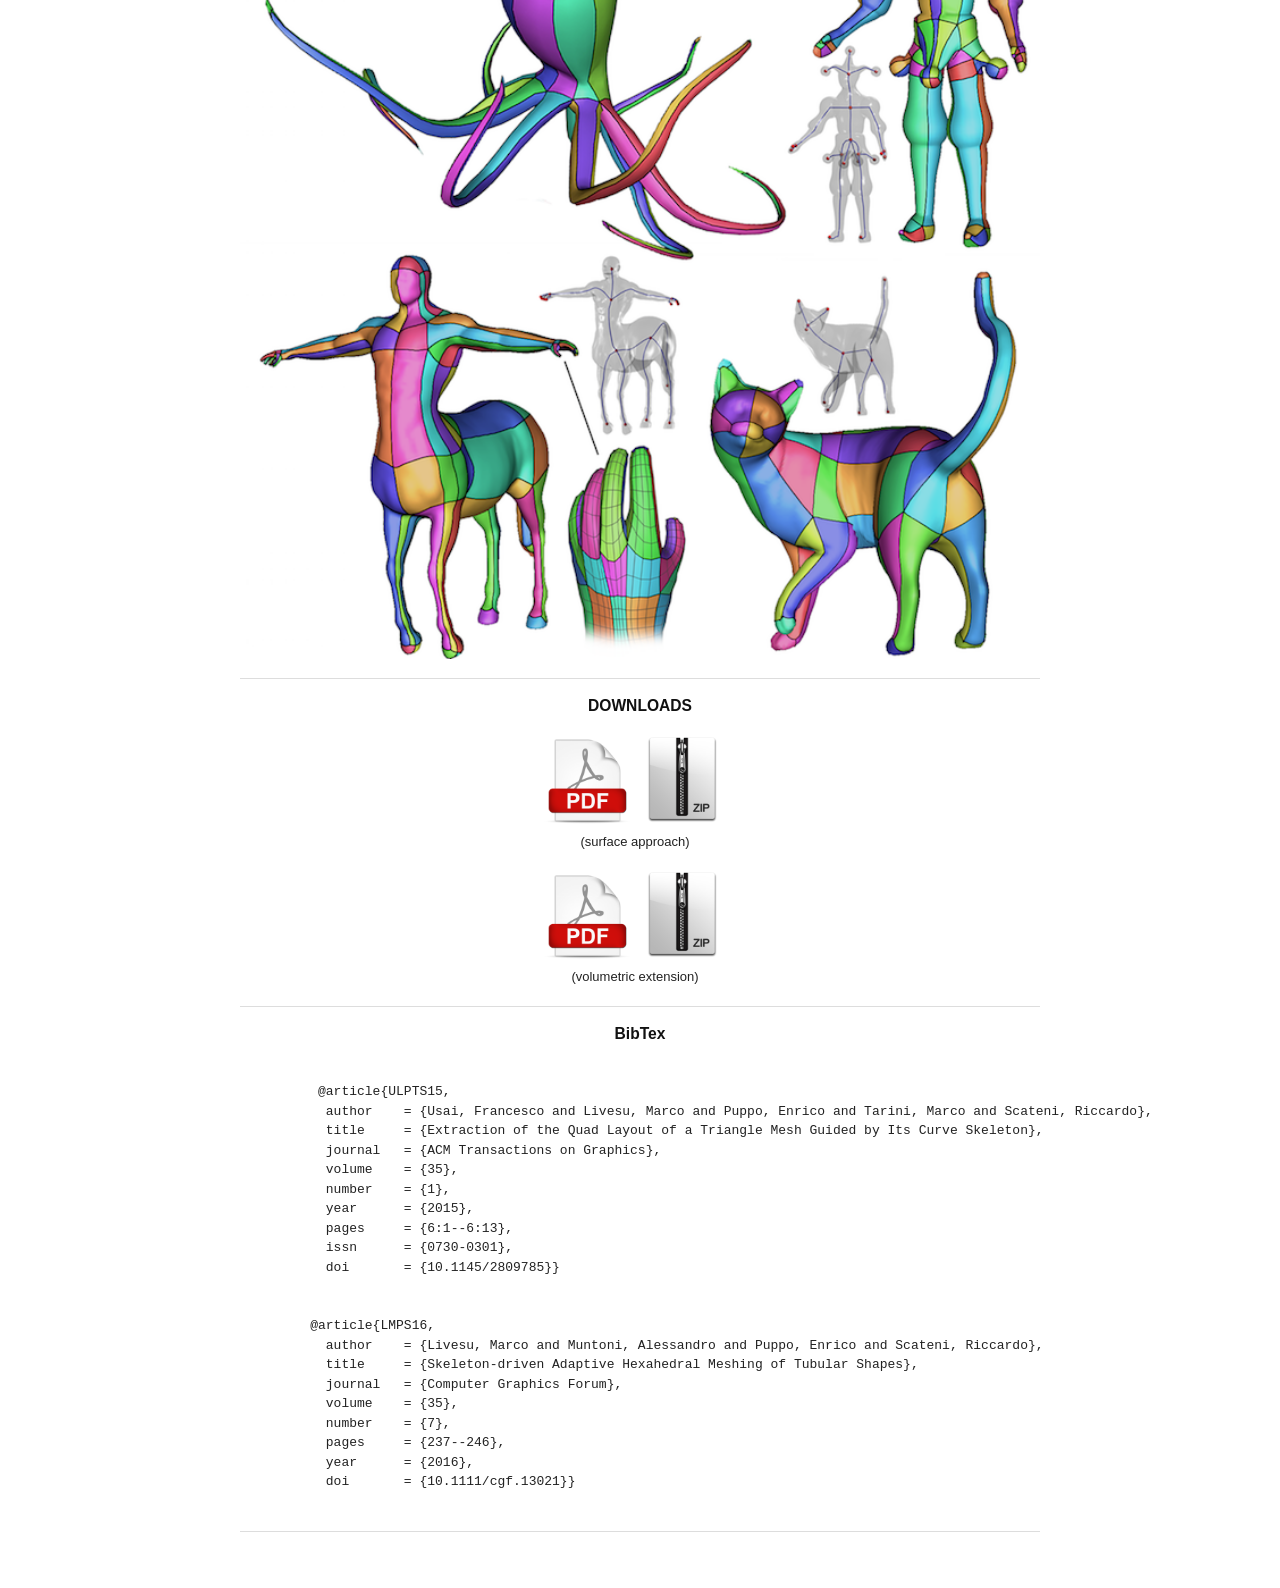
<file: papers/ULPTS15/ULPTS15.html>
<html><head>
    <meta http-equiv="Content-Type" content="text/html; charset=UTF-8">
    <title>Extraction of the Quad Layout of a Triangle Mesh Guided by its Curve-Skeleton</title>
    <link rel="stylesheet" href="../../screen.css" type="text/css" media="screen, projection">
    <link rel="stylesheet" href="../../print.css" type="text/css" media="print">
    <style>
        body{
            font-family: Helvetica, Arial;
            font-size: 13px;
        }
        body.container{
            width: 800px;
        }
    </style>
</head>

<body class="container">
    <div class="span-26" align="center">
      <br>
      <h2><b>Extraction of the Quad Layout of a Triangle Mesh<br>Guided by its Curve-Skeleton</b></h2>
      <h4>Francesco Usai, Marco Livesu, Enrico Puppo, Marco Tarini, Riccardo Scateni</h4>
      <h4><i>ACM Transactions on Graphics 35(1), 1-13, 2015</i></h4>
      <div class="span-26" align="center"> <img src="ULPTS15_teaser.png" width="800"> </div>
      <br>
      <br>
      <h4><b>ABSTRACT</b></h4>
      <div class="span-20" align="justify">
        Starting from the triangle mesh of a digital shape, that is, mainly an articulated
        object, we produce a coarse quad layout that can be used in character modeling and
        animation. Our quad layout follows the intrinsic object struc- ture described by
        its curve skeleton; it contains few irregular vertices of low degree; it can be
        immediately refined into a semiregular quad mesh; it provides a structured domain
        for UV mapping and parametrization. Our method is fast, one-click, and does not
        require any parameter setting. The user can steer and refine the process through
        simple interactive tools during the construction of the quad layout.
        <br>
        <br>
        <font size="4"><b>
        (*) <a href="../LMPS16/LMPS16.pdf">Here</a> you can find an extension of this algorithm to hexahedral meshing!<br>
        (**) Some of the curve-skeletons used for this project were manually edited using <a href="http://francescousai.info/skel_lab.html">this</a> tool<br>
      </b></font>
        <br>
        <center>
        <iframe width="420" height="315" src="https://www.youtube.com/embed/5TzsT2BVVhA" frameborder="0" allowfullscreen></iframe>
        </center>
        <br>
        <div class="span-26" align="center"> <img src="ULPTS15_mosaic.png" width="800"> </div>
        <br>
      </div>

      <hr>
      <h4><b>DOWNLOADS</b></h4>
      <div class="span-20" align="center">
        <a href="ULPTS15.pdf"><img src="../../img/pdf.png" width="90" alt="Paper"></a>
        <a href="ULPTS15.zip"><img src="../../img/zip.png" width="90" alt="Data"></a><br>
        (surface approach)
        <br>
        <br>
        <a href="../LMPS16/LMPS16.pdf"><img src="../../img/pdf.png" width="90" alt="Data"></a>
        <a href="../LMPS16/LMPS16.zip"><img src="../../img/zip.png" width="90" alt="Data"></a><br>
        (volumetric extension)
        <br>
        <br>
      </div>

      <hr>
      <h4><b>BibTex</b></h4>
      <div class="span-20" align="justify">
        <pre>
          @article{ULPTS15,
           author    = {Usai, Francesco and Livesu, Marco and Puppo, Enrico and Tarini, Marco and Scateni, Riccardo},
           title     = {Extraction of the Quad Layout of a Triangle Mesh Guided by Its Curve Skeleton},
           journal   = {ACM Transactions on Graphics},
           volume    = {35},
           number    = {1},
           year      = {2015},
           pages     = {6:1--6:13},
           issn      = {0730-0301},
           doi       = {10.1145/2809785}}
         </pre>
         <pre>
         @article{LMPS16,
           author    = {Livesu, Marco and Muntoni, Alessandro and Puppo, Enrico and Scateni, Riccardo},
           title     = {Skeleton-driven Adaptive Hexahedral Meshing of Tubular Shapes},
           journal   = {Computer Graphics Forum},
           volume    = {35},
           number    = {7},
           pages     = {237--246},
           year      = {2016},
           doi       = {10.1111/cgf.13021}}
        </pre>
      </div>
    </div>
    <hr>
    <br>
    <br>
</body></html>
</file>
<file: screen.css>
/* -----------------------------------------------------------------------


 Blueprint CSS Framework 1.0.1
 http://blueprintcss.org

   * Copyright (c) 2007-Present. See LICENSE for more info.
   * See README for instructions on how to use Blueprint.
   * For credits and origins, see AUTHORS.
   * This is a compressed file. See the sources in the 'src' directory.

----------------------------------------------------------------------- */

/* reset.css */
html {margin:0;padding:0;border:0;}
body, div, span, object, iframe, h1, h2, h3, h4, h5, h6, p, blockquote, pre, a, abbr, acronym, address, code, del, dfn, em, img, q, dl, dt, dd, ol, ul, li, fieldset, form, label, legend, table, caption, tbody, tfoot, thead, tr, th, td, article, aside, dialog, figure, footer, header, hgroup, nav, section {margin:0;padding:0;border:0;font-size:100%;font:inherit;vertical-align:baseline;}
article, aside, details, figcaption, figure, dialog, footer, header, hgroup, menu, nav, section {display:block;}
body {line-height:1.5;background:white;}
table {border-collapse:separate;border-spacing:0;}
caption, th, td {text-align:left;font-weight:normal;float:none !important;}
table, th, td {vertical-align:middle;}
blockquote:before, blockquote:after, q:before, q:after {content:'';}
blockquote, q {quotes:"" "";}
a img {border:none;}
:focus {outline:0;}

/* typography.css */
html {font-size:100.01%;}
body {font-size:75%;color:#222;background:#fff;font-family:"Helvetica Neue", Arial, Helvetica, sans-serif;}
h1, h2, h3, h4, h5, h6 {font-weight:normal;color:#111;}
h1 {font-size:3em;line-height:1;margin-bottom:0.5em;}
h2 {font-size:2em;margin-bottom:0.75em;}
h3 {font-size:1.5em;line-height:1;margin-bottom:1em;}
h4 {font-size:1.2em;line-height:1.25;margin-bottom:1.25em;}
h5 {font-size:1em;font-weight:bold;margin-bottom:1.5em;}
h6 {font-size:1em;font-weight:bold;}
h1 img, h2 img, h3 img, h4 img, h5 img, h6 img {margin:0;}
p {margin:0 0 1.5em;}
.left {float:left !important;}
p .left {margin:1.5em 1.5em 1.5em 0;padding:0;}
.right {float:right !important;}
p .right {margin:1.5em 0 1.5em 1.5em;padding:0;}
a:focus, a:hover {color:#09f;}
a {color:#06c;text-decoration:underline;}
blockquote {margin:1.5em;color:#666;font-style:italic;}
strong, dfn {font-weight:bold;}
em, dfn {font-style:italic;}
sup, sub {line-height:0;}
abbr, acronym {border-bottom:1px dotted #666;}
address {margin:0 0 1.5em;font-style:italic;}
del {color:#666;}
pre {margin:1.5em 0;white-space:pre;}
pre, code, tt {font:1em 'andale mono', 'lucida console', monospace;line-height:1.5;}
li ul, li ol {margin:0;}
ul, ol {margin:0 1.5em 1.5em 0;padding-left:1.5em;}
ul {list-style-type:disc;}
ol {list-style-type:decimal;}
dl {margin:0 0 1.5em 0;}
dl dt {font-weight:bold;}
dd {margin-left:1.5em;}
table {margin-bottom:1.4em;width:100%;}
th {font-weight:bold;}
thead th {background:#c3d9ff;}
th, td, caption {padding:4px 10px 4px 5px;}
/*tbody tr:nth-child(even) td, tbody tr.even td {background:#e5ecf9;} */
tfoot {font-style:italic;}
caption {background:#eee;}
.small {font-size:.8em;margin-bottom:1.875em;line-height:1.875em;}
.large {font-size:1.2em;line-height:2.5em;margin-bottom:1.25em;}
.hide {display:none;}
.quiet {color:#666;}
.loud {color:#000;}
.highlight {background:#ff0;}
.added {background:#060;color:#fff;}
.removed {background:#900;color:#fff;}
.first {margin-left:0;padding-left:0;}
.last {margin-right:0;padding-right:0;}
.top {margin-top:0;padding-top:0;}
.bottom {margin-bottom:0;padding-bottom:0;}

/* forms.css */
label {font-weight:bold;}
fieldset {padding:0 1.4em 1.4em 1.4em;margin:0 0 1.5em 0;border:1px solid #ccc;}
legend {font-weight:bold;font-size:1.2em;margin-top:-0.2em;margin-bottom:1em;}
fieldset, #IE8#HACK {padding-top:1.4em;}
legend, #IE8#HACK {margin-top:0;margin-bottom:0;}
input[type=text], input[type=password], input[type=url], input[type=email], input.text, input.title, textarea {background-color:#fff;border:1px solid #bbb;color:#000;}
input[type=text]:focus, input[type=password]:focus, input[type=url]:focus, input[type=email]:focus, input.text:focus, input.title:focus, textarea:focus {border-color:#666;}
select {background-color:#fff;border-width:1px;border-style:solid;}
input[type=text], input[type=password], input[type=url], input[type=email], input.text, input.title, textarea, select {margin:0.5em 0;}
input.text, input.title {width:300px;padding:5px;}
input.title {font-size:1.5em;}
textarea {width:390px;height:250px;padding:5px;}
form.inline {line-height:3;}
form.inline p {margin-bottom:0;}
.error, .alert, .notice, .success, .info {padding:0.8em;margin-bottom:1em;border:2px solid #ddd;}
.error, .alert {background:#fbe3e4;color:#8a1f11;border-color:#fbc2c4;}
.notice {background:#fff6bf;color:#514721;border-color:#ffd324;}
.success {background:#e6efc2;color:#264409;border-color:#c6d880;}
.info {background:#d5edf8;color:#205791;border-color:#92cae4;}
.error a, .alert a {color:#8a1f11;}
.notice a {color:#514721;}
.success a {color:#264409;}
.info a {color:#205791;}

/* grid.css */
.container {width:950px;margin:0 auto;}
.showgrid {background:url(src/grid.png);}
.column, .span-1, .span-2, .span-3, .span-4, .span-5, .span-6, .span-7, .span-8, .span-9, .span-10, .span-11, .span-12, .span-13, .span-14, .span-15, .span-16, .span-17, .span-18, .span-19, .span-20, .span-21, .span-22, .span-23, .span-24 {float:left;margin-right:10px;}
.last {margin-right:0;}
.span-1 {width:30px;}
.span-2 {width:70px;}
.span-3 {width:110px;}
.span-4 {width:150px;}
.span-5 {width:190px;}
.span-6 {width:230px;}
.span-7 {width:270px;}
.span-8 {width:310px;}
.span-9 {width:350px;}
.span-10 {width:390px;}
.span-11 {width:430px;}
.span-12 {width:470px;}
.span-13 {width:510px;}
.span-14 {width:550px;}
.span-15 {width:590px;}
.span-16 {width:630px;}
.span-17 {width:670px;}
.span-18 {width:710px;}
.span-19 {width:750px;}
.span-20 {width:790px;}
.span-21 {width:830px;}
.span-22 {width:870px;}
.span-23 {width:910px;}
.span-24 {width:950px;margin-right:0;}
input.span-1, textarea.span-1, input.span-2, textarea.span-2, input.span-3, textarea.span-3, input.span-4, textarea.span-4, input.span-5, textarea.span-5, input.span-6, textarea.span-6, input.span-7, textarea.span-7, input.span-8, textarea.span-8, input.span-9, textarea.span-9, input.span-10, textarea.span-10, input.span-11, textarea.span-11, input.span-12, textarea.span-12, input.span-13, textarea.span-13, input.span-14, textarea.span-14, input.span-15, textarea.span-15, input.span-16, textarea.span-16, input.span-17, textarea.span-17, input.span-18, textarea.span-18, input.span-19, textarea.span-19, input.span-20, textarea.span-20, input.span-21, textarea.span-21, input.span-22, textarea.span-22, input.span-23, textarea.span-23, input.span-24, textarea.span-24 {border-left-width:1px;border-right-width:1px;padding-left:5px;padding-right:5px;}
input.span-1, textarea.span-1 {width:18px;}
input.span-2, textarea.span-2 {width:58px;}
input.span-3, textarea.span-3 {width:98px;}
input.span-4, textarea.span-4 {width:138px;}
input.span-5, textarea.span-5 {width:178px;}
input.span-6, textarea.span-6 {width:218px;}
input.span-7, textarea.span-7 {width:258px;}
input.span-8, textarea.span-8 {width:298px;}
input.span-9, textarea.span-9 {width:338px;}
input.span-10, textarea.span-10 {width:378px;}
input.span-11, textarea.span-11 {width:418px;}
input.span-12, textarea.span-12 {width:458px;}
input.span-13, textarea.span-13 {width:498px;}
input.span-14, textarea.span-14 {width:538px;}
input.span-15, textarea.span-15 {width:578px;}
input.span-16, textarea.span-16 {width:618px;}
input.span-17, textarea.span-17 {width:658px;}
input.span-18, textarea.span-18 {width:698px;}
input.span-19, textarea.span-19 {width:738px;}
input.span-20, textarea.span-20 {width:778px;}
input.span-21, textarea.span-21 {width:818px;}
input.span-22, textarea.span-22 {width:858px;}
input.span-23, textarea.span-23 {width:898px;}
input.span-24, textarea.span-24 {width:938px;}
.append-1 {padding-right:40px;}
.append-2 {padding-right:80px;}
.append-3 {padding-right:120px;}
.append-4 {padding-right:160px;}
.append-5 {padding-right:200px;}
.append-6 {padding-right:240px;}
.append-7 {padding-right:280px;}
.append-8 {padding-right:320px;}
.append-9 {padding-right:360px;}
.append-10 {padding-right:400px;}
.append-11 {padding-right:440px;}
.append-12 {padding-right:480px;}
.append-13 {padding-right:520px;}
.append-14 {padding-right:560px;}
.append-15 {padding-right:600px;}
.append-16 {padding-right:640px;}
.append-17 {padding-right:680px;}
.append-18 {padding-right:720px;}
.append-19 {padding-right:760px;}
.append-20 {padding-right:800px;}
.append-21 {padding-right:840px;}
.append-22 {padding-right:880px;}
.append-23 {padding-right:920px;}
.prepend-1 {padding-left:40px;}
.prepend-2 {padding-left:80px;}
.prepend-3 {padding-left:120px;}
.prepend-4 {padding-left:160px;}
.prepend-5 {padding-left:200px;}
.prepend-6 {padding-left:240px;}
.prepend-7 {padding-left:280px;}
.prepend-8 {padding-left:320px;}
.prepend-9 {padding-left:360px;}
.prepend-10 {padding-left:400px;}
.prepend-11 {padding-left:440px;}
.prepend-12 {padding-left:480px;}
.prepend-13 {padding-left:520px;}
.prepend-14 {padding-left:560px;}
.prepend-15 {padding-left:600px;}
.prepend-16 {padding-left:640px;}
.prepend-17 {padding-left:680px;}
.prepend-18 {padding-left:720px;}
.prepend-19 {padding-left:760px;}
.prepend-20 {padding-left:800px;}
.prepend-21 {padding-left:840px;}
.prepend-22 {padding-left:880px;}
.prepend-23 {padding-left:920px;}
.border {padding-right:4px;margin-right:5px;border-right:1px solid #ddd;}
.colborder {padding-right:24px;margin-right:25px;border-right:1px solid #ddd;}
.pull-1 {margin-left:-40px;}
.pull-2 {margin-left:-80px;}
.pull-3 {margin-left:-120px;}
.pull-4 {margin-left:-160px;}
.pull-5 {margin-left:-200px;}
.pull-6 {margin-left:-240px;}
.pull-7 {margin-left:-280px;}
.pull-8 {margin-left:-320px;}
.pull-9 {margin-left:-360px;}
.pull-10 {margin-left:-400px;}
.pull-11 {margin-left:-440px;}
.pull-12 {margin-left:-480px;}
.pull-13 {margin-left:-520px;}
.pull-14 {margin-left:-560px;}
.pull-15 {margin-left:-600px;}
.pull-16 {margin-left:-640px;}
.pull-17 {margin-left:-680px;}
.pull-18 {margin-left:-720px;}
.pull-19 {margin-left:-760px;}
.pull-20 {margin-left:-800px;}
.pull-21 {margin-left:-840px;}
.pull-22 {margin-left:-880px;}
.pull-23 {margin-left:-920px;}
.pull-24 {margin-left:-960px;}
.pull-1, .pull-2, .pull-3, .pull-4, .pull-5, .pull-6, .pull-7, .pull-8, .pull-9, .pull-10, .pull-11, .pull-12, .pull-13, .pull-14, .pull-15, .pull-16, .pull-17, .pull-18, .pull-19, .pull-20, .pull-21, .pull-22, .pull-23, .pull-24 {float:left;position:relative;}
.push-1 {margin:0 -40px 1.5em 40px;}
.push-2 {margin:0 -80px 1.5em 80px;}
.push-3 {margin:0 -120px 1.5em 120px;}
.push-4 {margin:0 -160px 1.5em 160px;}
.push-5 {margin:0 -200px 1.5em 200px;}
.push-6 {margin:0 -240px 1.5em 240px;}
.push-7 {margin:0 -280px 1.5em 280px;}
.push-8 {margin:0 -320px 1.5em 320px;}
.push-9 {margin:0 -360px 1.5em 360px;}
.push-10 {margin:0 -400px 1.5em 400px;}
.push-11 {margin:0 -440px 1.5em 440px;}
.push-12 {margin:0 -480px 1.5em 480px;}
.push-13 {margin:0 -520px 1.5em 520px;}
.push-14 {margin:0 -560px 1.5em 560px;}
.push-15 {margin:0 -600px 1.5em 600px;}
.push-16 {margin:0 -640px 1.5em 640px;}
.push-17 {margin:0 -680px 1.5em 680px;}
.push-18 {margin:0 -720px 1.5em 720px;}
.push-19 {margin:0 -760px 1.5em 760px;}
.push-20 {margin:0 -800px 1.5em 800px;}
.push-21 {margin:0 -840px 1.5em 840px;}
.push-22 {margin:0 -880px 1.5em 880px;}
.push-23 {margin:0 -920px 1.5em 920px;}
.push-24 {margin:0 -960px 1.5em 960px;}
.push-1, .push-2, .push-3, .push-4, .push-5, .push-6, .push-7, .push-8, .push-9, .push-10, .push-11, .push-12, .push-13, .push-14, .push-15, .push-16, .push-17, .push-18, .push-19, .push-20, .push-21, .push-22, .push-23, .push-24 {float:left;position:relative;}
div.prepend-top, .prepend-top {margin-top:1.5em;}
div.append-bottom, .append-bottom {margin-bottom:1.5em;}
.box {padding:1.5em;margin-bottom:1.5em;background:#e5eCf9;}
hr {background:#ddd;color:#ddd;clear:both;float:none;width:100%;height:1px;margin:0 0 17px;border:none;}
hr.space {background:#fff;color:#fff;visibility:hidden;}
.clearfix:after, .container:after {content:"\0020";display:block;height:0;clear:both;visibility:hidden;overflow:hidden;}
.clearfix, .container {display:block;}
.clear {clear:both;}
</file>
<file: print.css>
/* -----------------------------------------------------------------------


 Blueprint CSS Framework 1.0.1
 http://blueprintcss.org

   * Copyright (c) 2007-Present. See LICENSE for more info.
   * See README for instructions on how to use Blueprint.
   * For credits and origins, see AUTHORS.
   * This is a compressed file. See the sources in the 'src' directory.

----------------------------------------------------------------------- */

/* print.css */
body {line-height:1.5;font-family:"Helvetica Neue", Arial, Helvetica, sans-serif;color:#000;background:none;font-size:10pt;}
.container {background:none;}
hr {background:#ccc;color:#ccc;width:100%;height:2px;margin:2em 0;padding:0;border:none;}
hr.space {background:#fff;color:#fff;visibility:hidden;}
h1, h2, h3, h4, h5, h6 {font-family:"Helvetica Neue", Arial, "Lucida Grande", sans-serif;}
code {font:.9em "Courier New", Monaco, Courier, monospace;}
a img {border:none;}
p img.top {margin-top:0;}
blockquote {margin:1.5em;padding:1em;font-style:italic;font-size:.9em;}
.small {font-size:.9em;}
.large {font-size:1.1em;}
.quiet {color:#999;}
.hide {display:none;}
a:link, a:visited {background:transparent;font-weight:700;text-decoration:underline;}
a:link:after, a:visited:after {content:" (" attr(href) ")";font-size:90%;}
</file>
